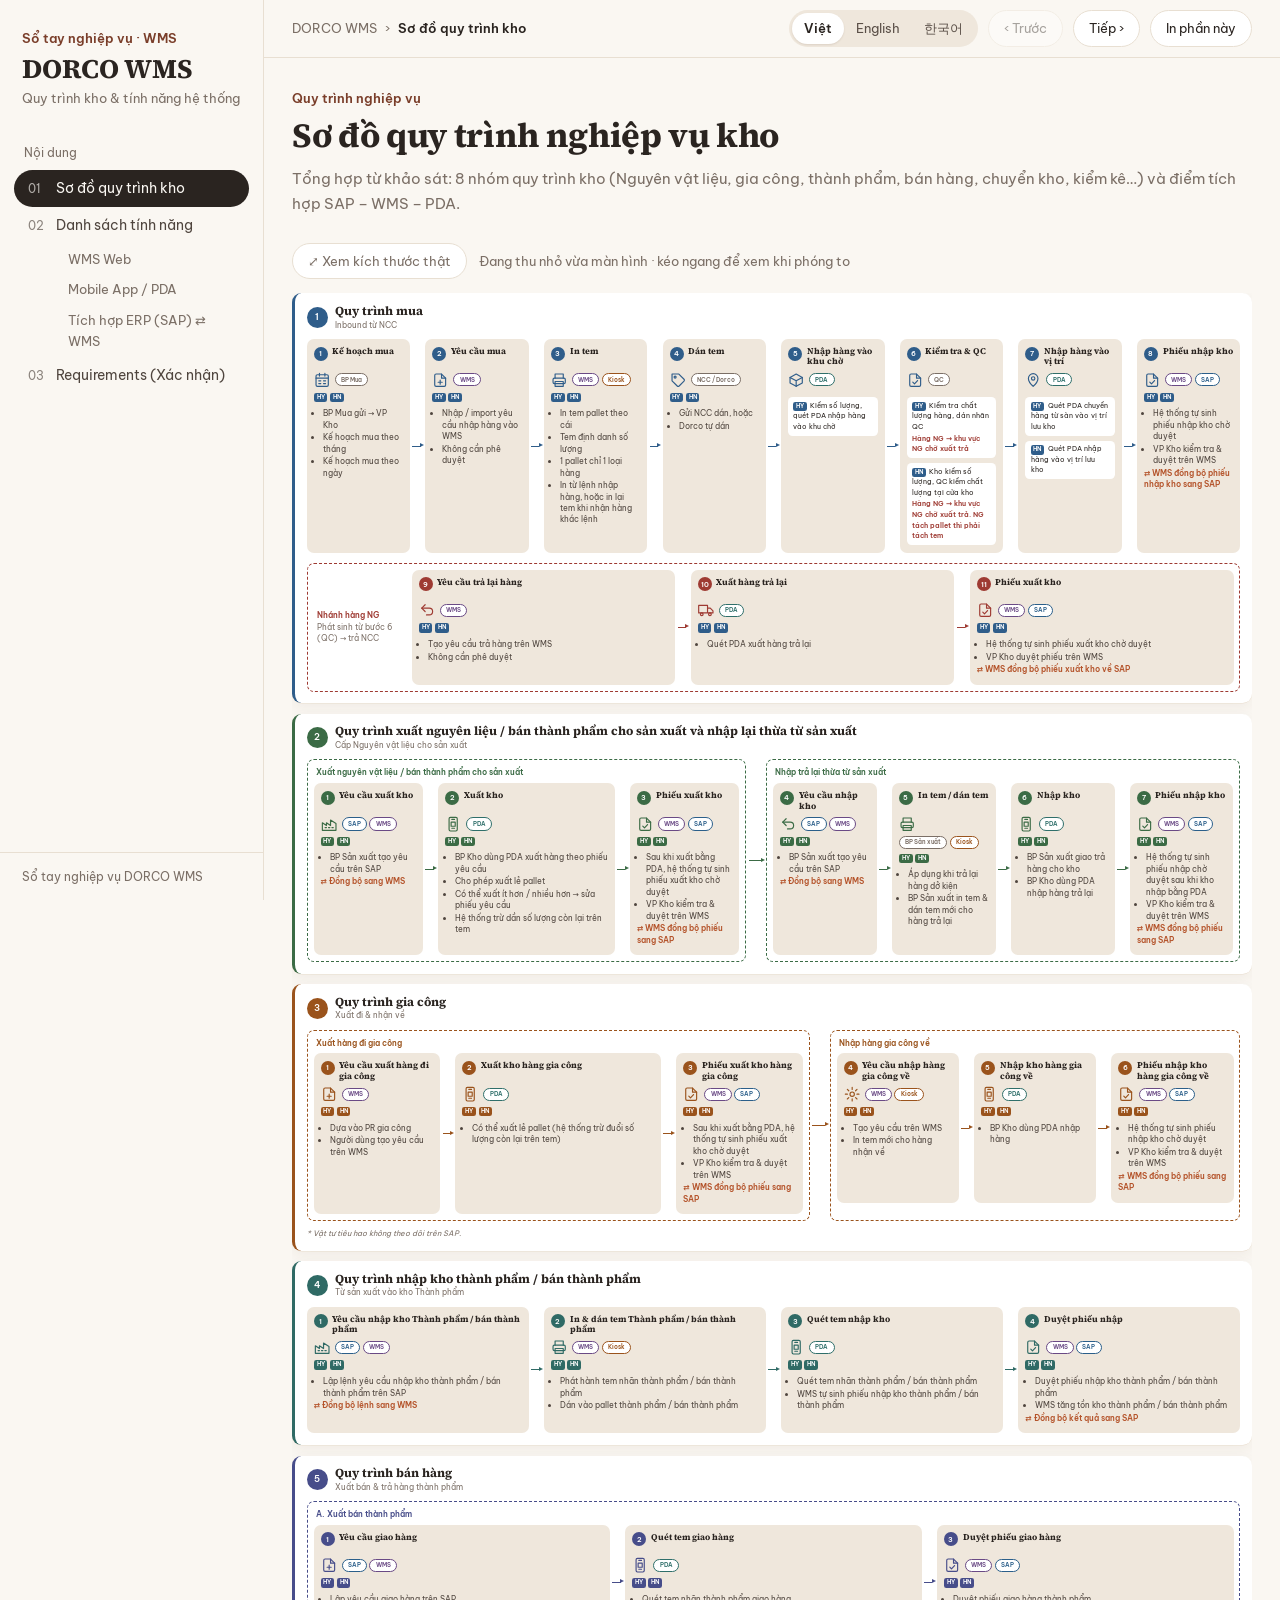
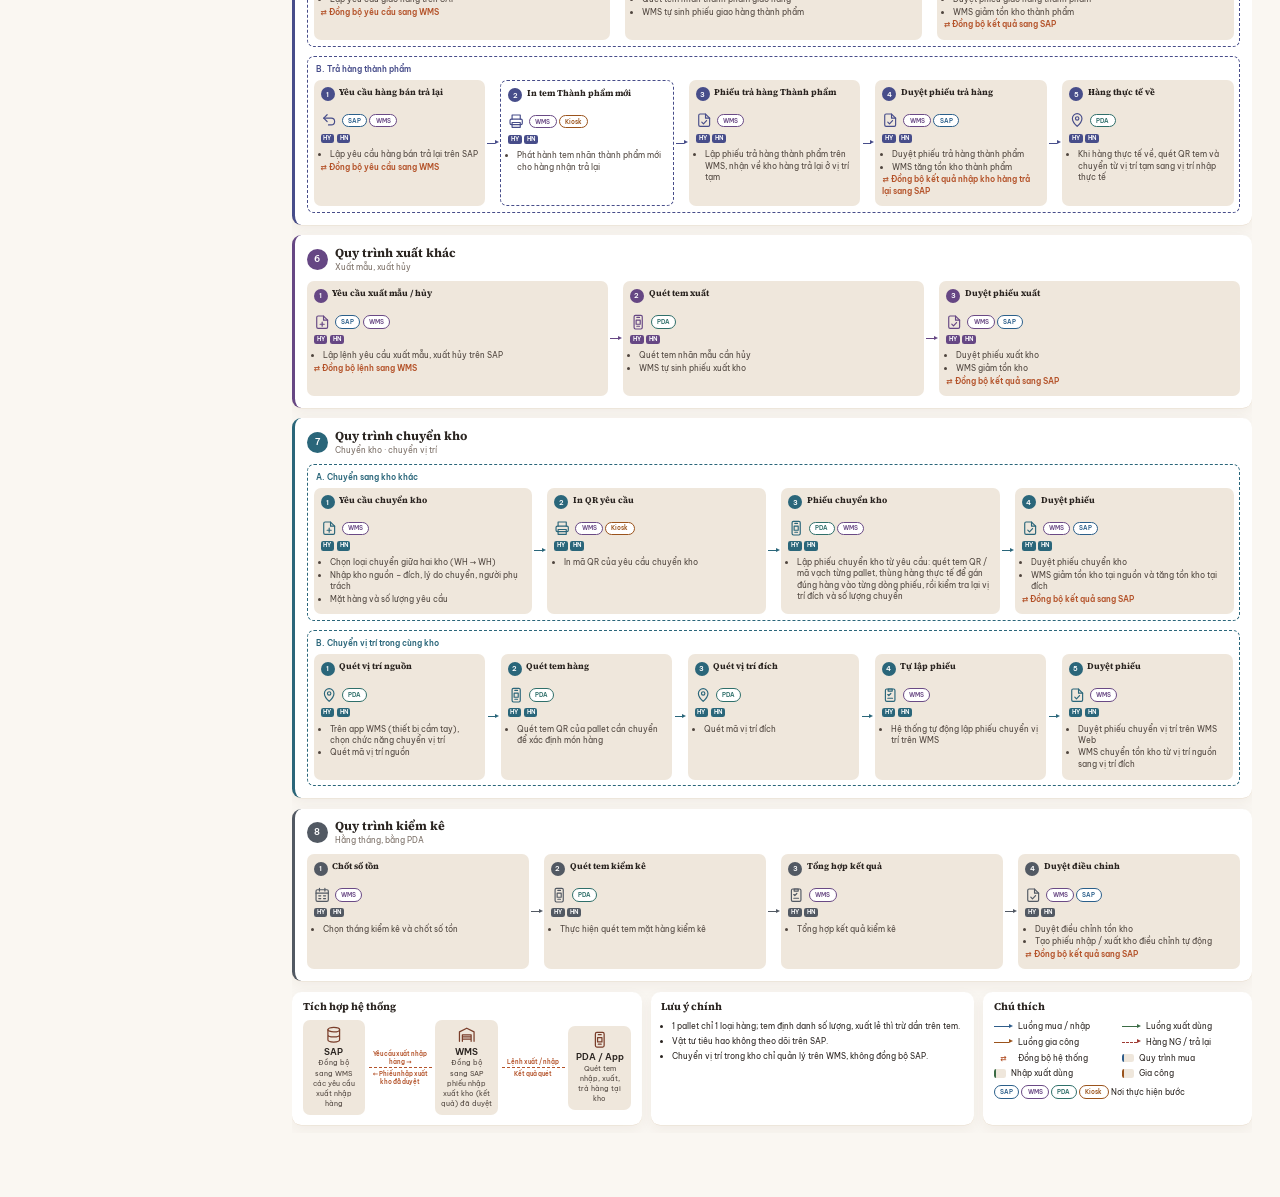
<file: index.html>
<!DOCTYPE html>
<html lang="vi">
<head>
<meta charset="UTF-8">
<meta name="viewport" content="width=device-width, initial-scale=1">
<title>Sổ tay nghiệp vụ WMS - Dorco</title>
<!-- KHUNG (core) — giống nhau ở mọi dự án -->
<link rel="stylesheet" href="core/css/tokens.css">
<link rel="stylesheet" href="core/css/base.css">
<link rel="stylesheet" href="core/css/layout.css">
<link rel="stylesheet" href="core/css/components.css">
<link rel="stylesheet" href="core/css/blocks/process-flow.css">
<link rel="stylesheet" href="core/css/blocks/feature-list.css">
<link rel="stylesheet" href="core/css/blocks/requirement-table.css">
<link rel="stylesheet" href="core/css/blocks/guide.css">
<link rel="stylesheet" href="core/css/check.css">
<link rel="stylesheet" href="core/css/print.css">
<!-- NỘI DUNG (content) — riêng của dự án -->
<link rel="stylesheet" href="content/theme.css">
</head>
<body>
<div id="app"></div>

<!-- KHUNG -->
<script src="core/js/util.js"></script>
<script src="core/js/i18n.js"></script>
<script src="core/js/icons.js"></script>
<script src="core/js/app.js"></script>
<script src="core/js/blocks/process-flow.js"></script>
<script src="core/js/blocks/feature-list.js"></script>
<script src="core/js/blocks/requirement-table.js"></script>
<script src="core/js/blocks/guide.js"></script>
<script src="core/js/check.js"></script>

<!-- NỘI DUNG: cấu hình, chữ giao diện, dữ liệu từng mục -->
<script src="content/config.js"></script>
<script src="content/i18n/vi.js"></script>
<script src="content/i18n/en.js"></script>
<script src="content/i18n/ko.js"></script>
<script src="content/data/processes.js"></script>
<script src="content/data/features.js"></script>
<script src="content/data/requirements.js"></script>

<script>App.start();</script>
</body>
</html>
</file>
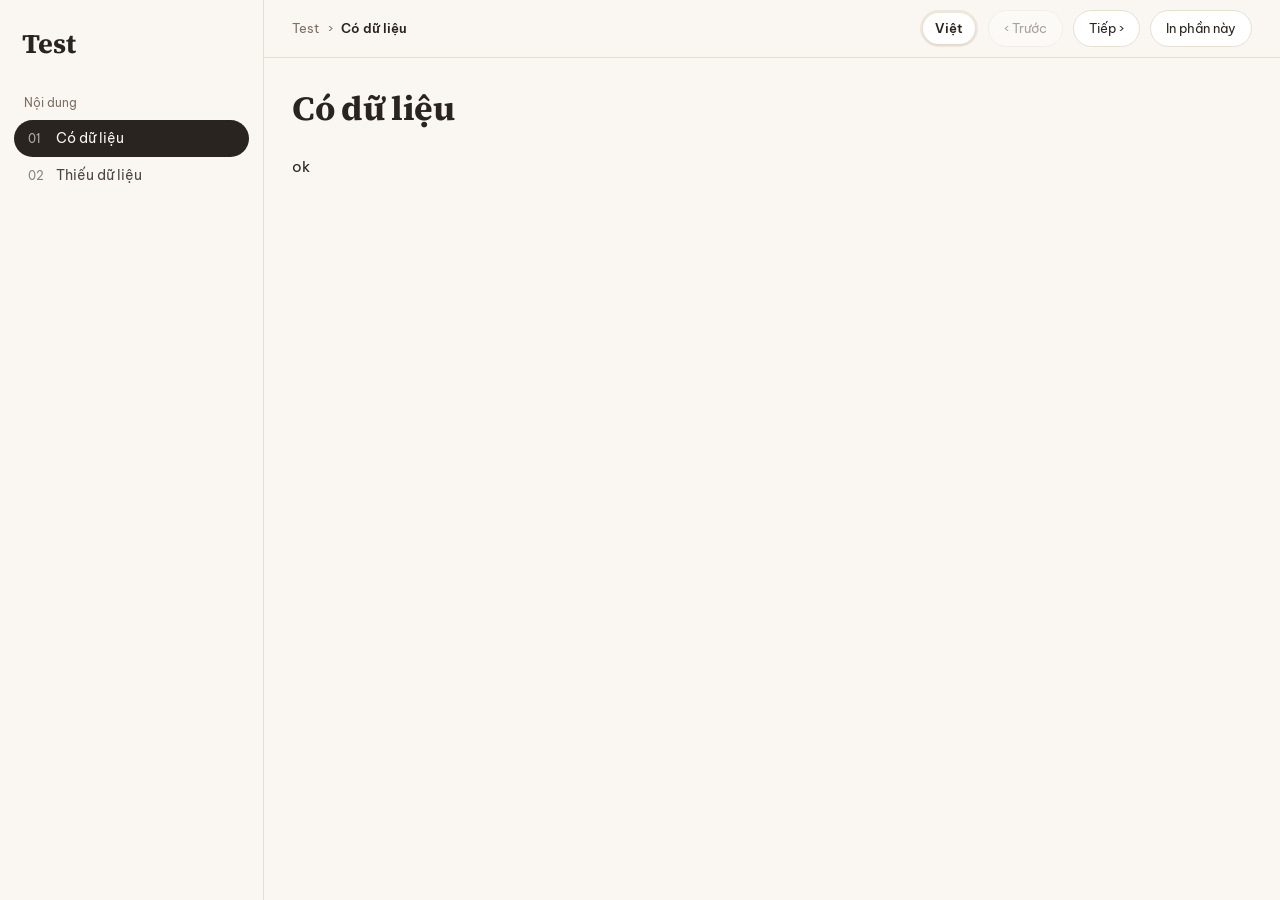
<file: tools/fixtures/broken.html>
<!DOCTYPE html>
<html lang="vi"><head><meta charset="UTF-8"><title>broken</title>
<link rel="stylesheet" href="../../core/css/tokens.css"><link rel="stylesheet" href="../../core/css/base.css">
<link rel="stylesheet" href="../../core/css/layout.css"><link rel="stylesheet" href="../../core/css/components.css">
</head><body><div id="app"></div>
<script src="../../core/js/util.js"></script><script src="../../core/js/i18n.js"></script>
<script src="../../core/js/icons.js"></script><script src="../../core/js/app.js"></script>
<script src="broken-config.js"></script>
<script src="../../content/i18n/vi.js"></script>
<script>App.start();</script>
</body></html>
</file>
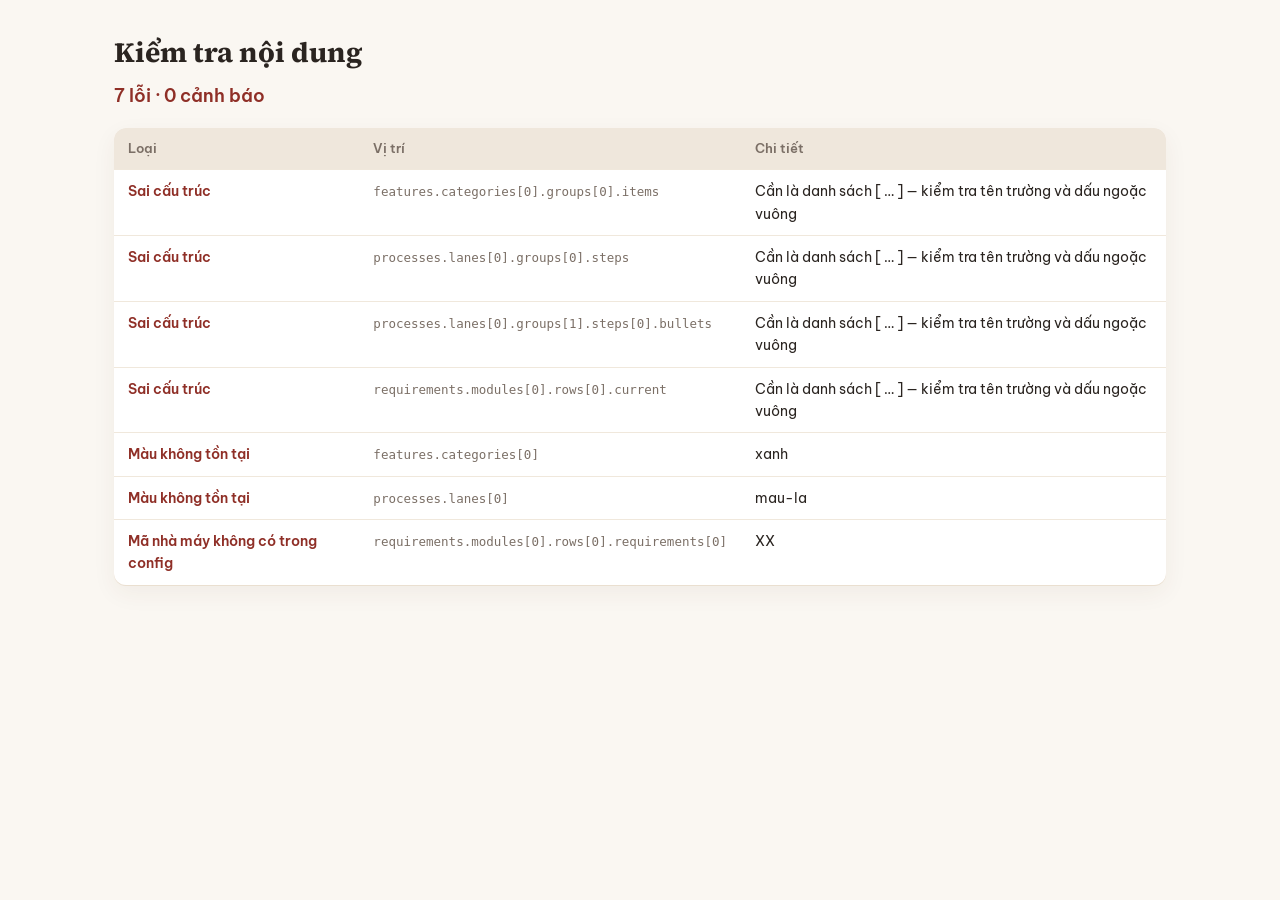
<file: tools/fixtures/check-bad2.html>
<!DOCTYPE html>
<html lang="vi"><head><meta charset="UTF-8"><title>check-bad2</title>
<link rel="stylesheet" href="../../core/css/tokens.css"><link rel="stylesheet" href="../../core/css/base.css">
<link rel="stylesheet" href="../../core/css/layout.css"><link rel="stylesheet" href="../../core/css/components.css">
<link rel="stylesheet" href="../../core/css/check.css">
</head><body><div id="app"></div>
<script src="../../core/js/util.js"></script><script src="../../core/js/i18n.js"></script>
<script src="../../core/js/icons.js"></script><script src="../../core/js/app.js"></script>
<script src="../../core/js/blocks/process-flow.js"></script><script src="../../core/js/blocks/feature-list.js"></script>
<script src="../../core/js/blocks/requirement-table.js"></script>
<script src="../../core/js/check.js"></script>
<script src="check-bad2-data.js"></script>
<script src="../../content/i18n/vi.js"></script>
<script>if (/[?&]run\b/.test(location.search)) App.start(); else App.renderCheck();</script>
</body></html>
</file>
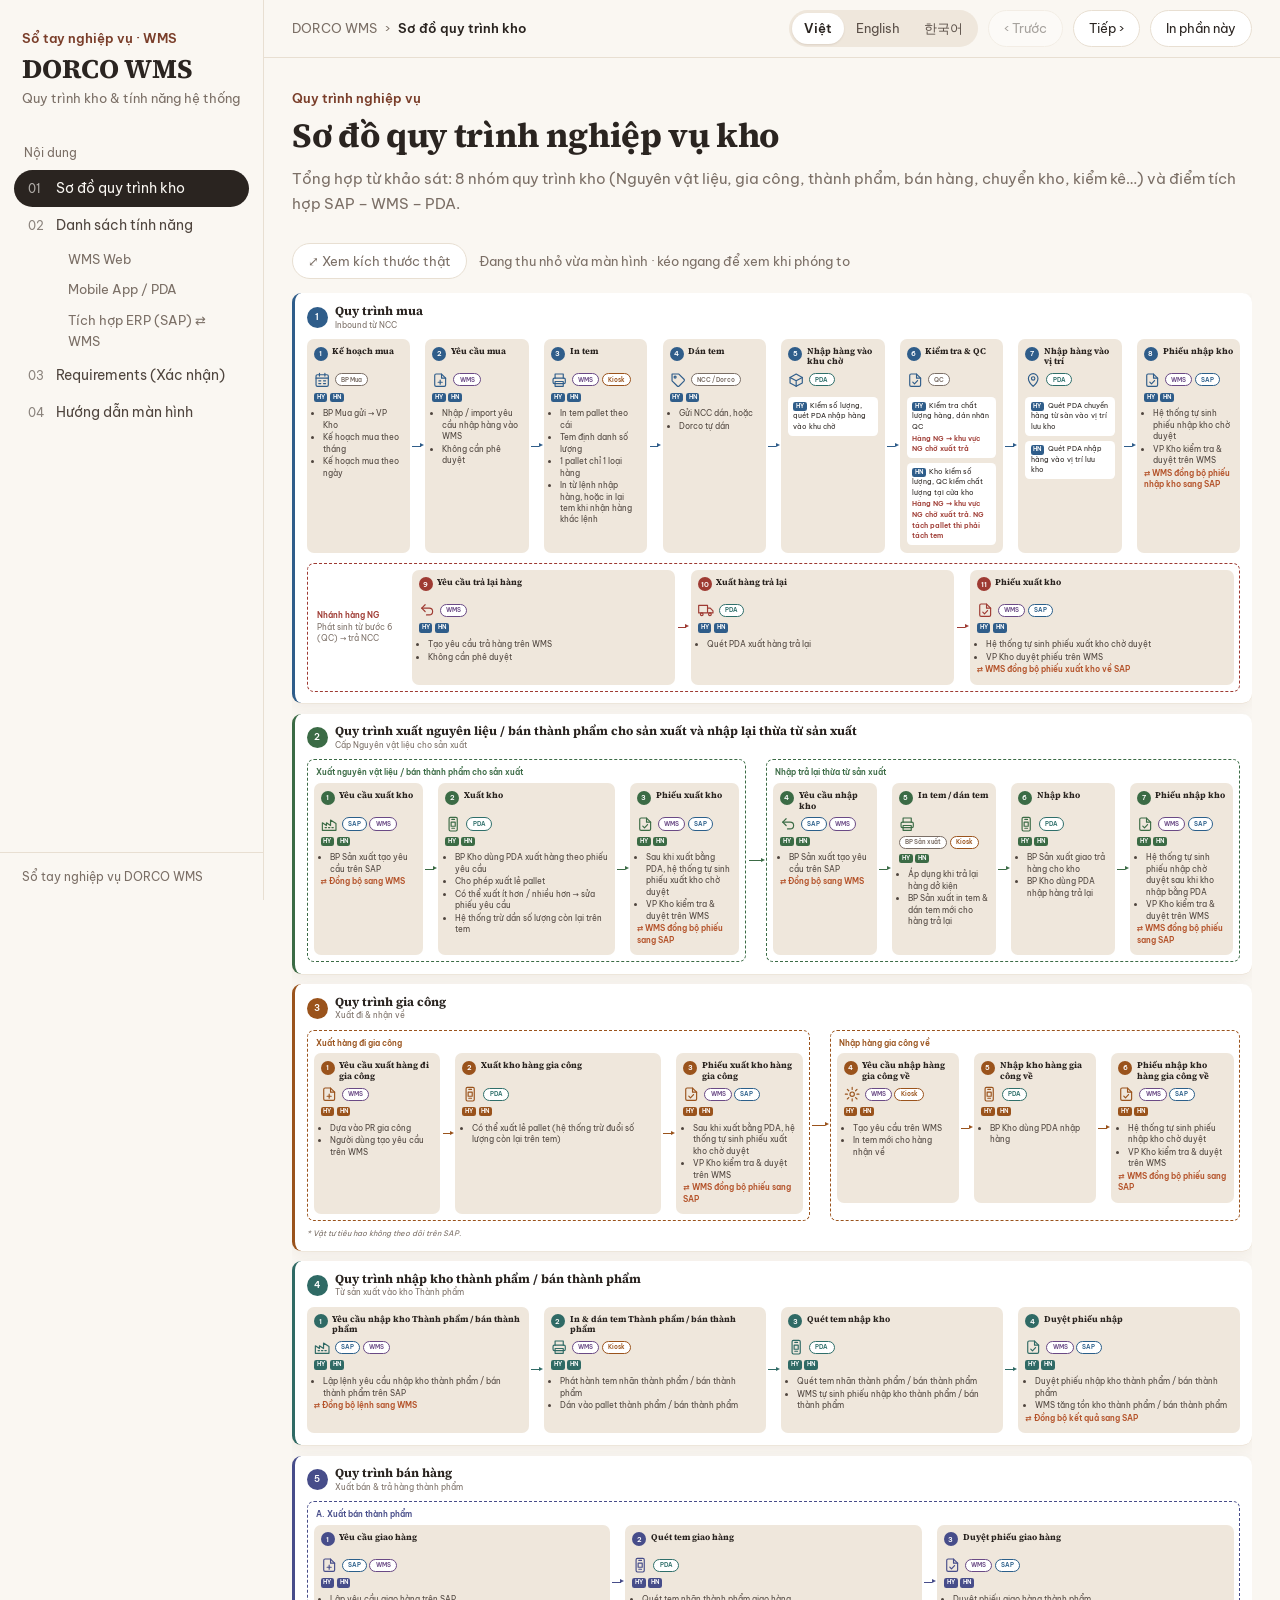
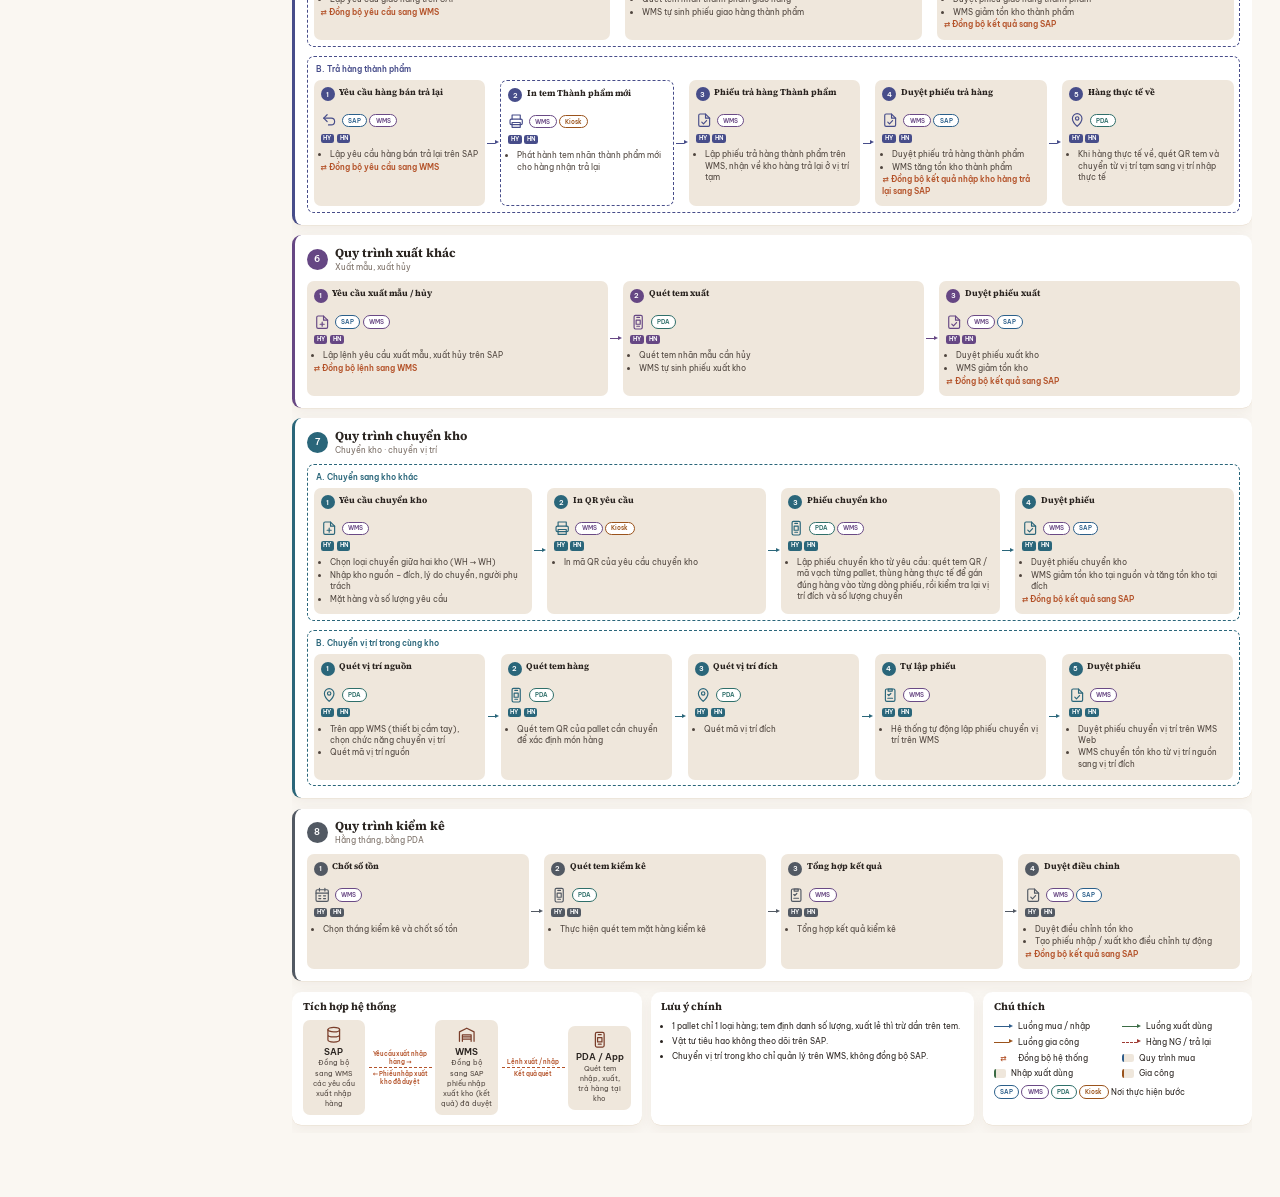
<file: tools/fixtures/guide-demo.html>
<!DOCTYPE html>
<html lang="vi">
<head>
<meta charset="UTF-8">
<meta name="viewport" content="width=device-width, initial-scale=1">
<title>Sổ tay nghiệp vụ WMS</title>
<!-- KHUNG (core) — giống nhau ở mọi dự án -->
<link rel="stylesheet" href="../../core/css/tokens.css">
<link rel="stylesheet" href="../../core/css/base.css">
<link rel="stylesheet" href="../../core/css/layout.css">
<link rel="stylesheet" href="../../core/css/components.css">
<link rel="stylesheet" href="../../core/css/blocks/process-flow.css">
<link rel="stylesheet" href="../../core/css/blocks/feature-list.css">
<link rel="stylesheet" href="../../core/css/blocks/requirement-table.css">
<link rel="stylesheet" href="../../core/css/blocks/guide.css">
<link rel="stylesheet" href="../../core/css/print.css">
<!-- NỘI DUNG (content) — riêng của dự án -->
<link rel="stylesheet" href="../../content/theme.css">
</head>
<body>
<div id="app"></div>

<!-- KHUNG -->
<script src="../../core/js/util.js"></script>
<script src="../../core/js/i18n.js"></script>
<script src="../../core/js/icons.js"></script>
<script src="../../core/js/app.js"></script>
<script src="../../core/js/blocks/process-flow.js"></script>
<script src="../../core/js/blocks/feature-list.js"></script>
<script src="../../core/js/blocks/requirement-table.js"></script>
<script src="../../core/js/blocks/guide.js"></script>

<!-- NỘI DUNG: cấu hình, chữ giao diện, dữ liệu từng mục -->
<script src="../../content/config.js"></script>
<script src="../../content/i18n/vi.js"></script>
<script src="../../content/i18n/en.js"></script>
<script src="../../content/i18n/ko.js"></script>
<script src="../../content/data/processes.js"></script>
<script src="../../content/data/features.js"></script>
<script src="../../content/data/requirements.js"></script>

<script src="guide-data.js"></script>
<script>App._config.sections.push({ id: 'huong-dan', type: 'guide', data: 'guide', title: { vi: 'Hướng dẫn màn hình', en: 'Screen guide', ko: '화면 가이드' } });</script>
<script>App.start();</script>
</body>
</html>
</file>
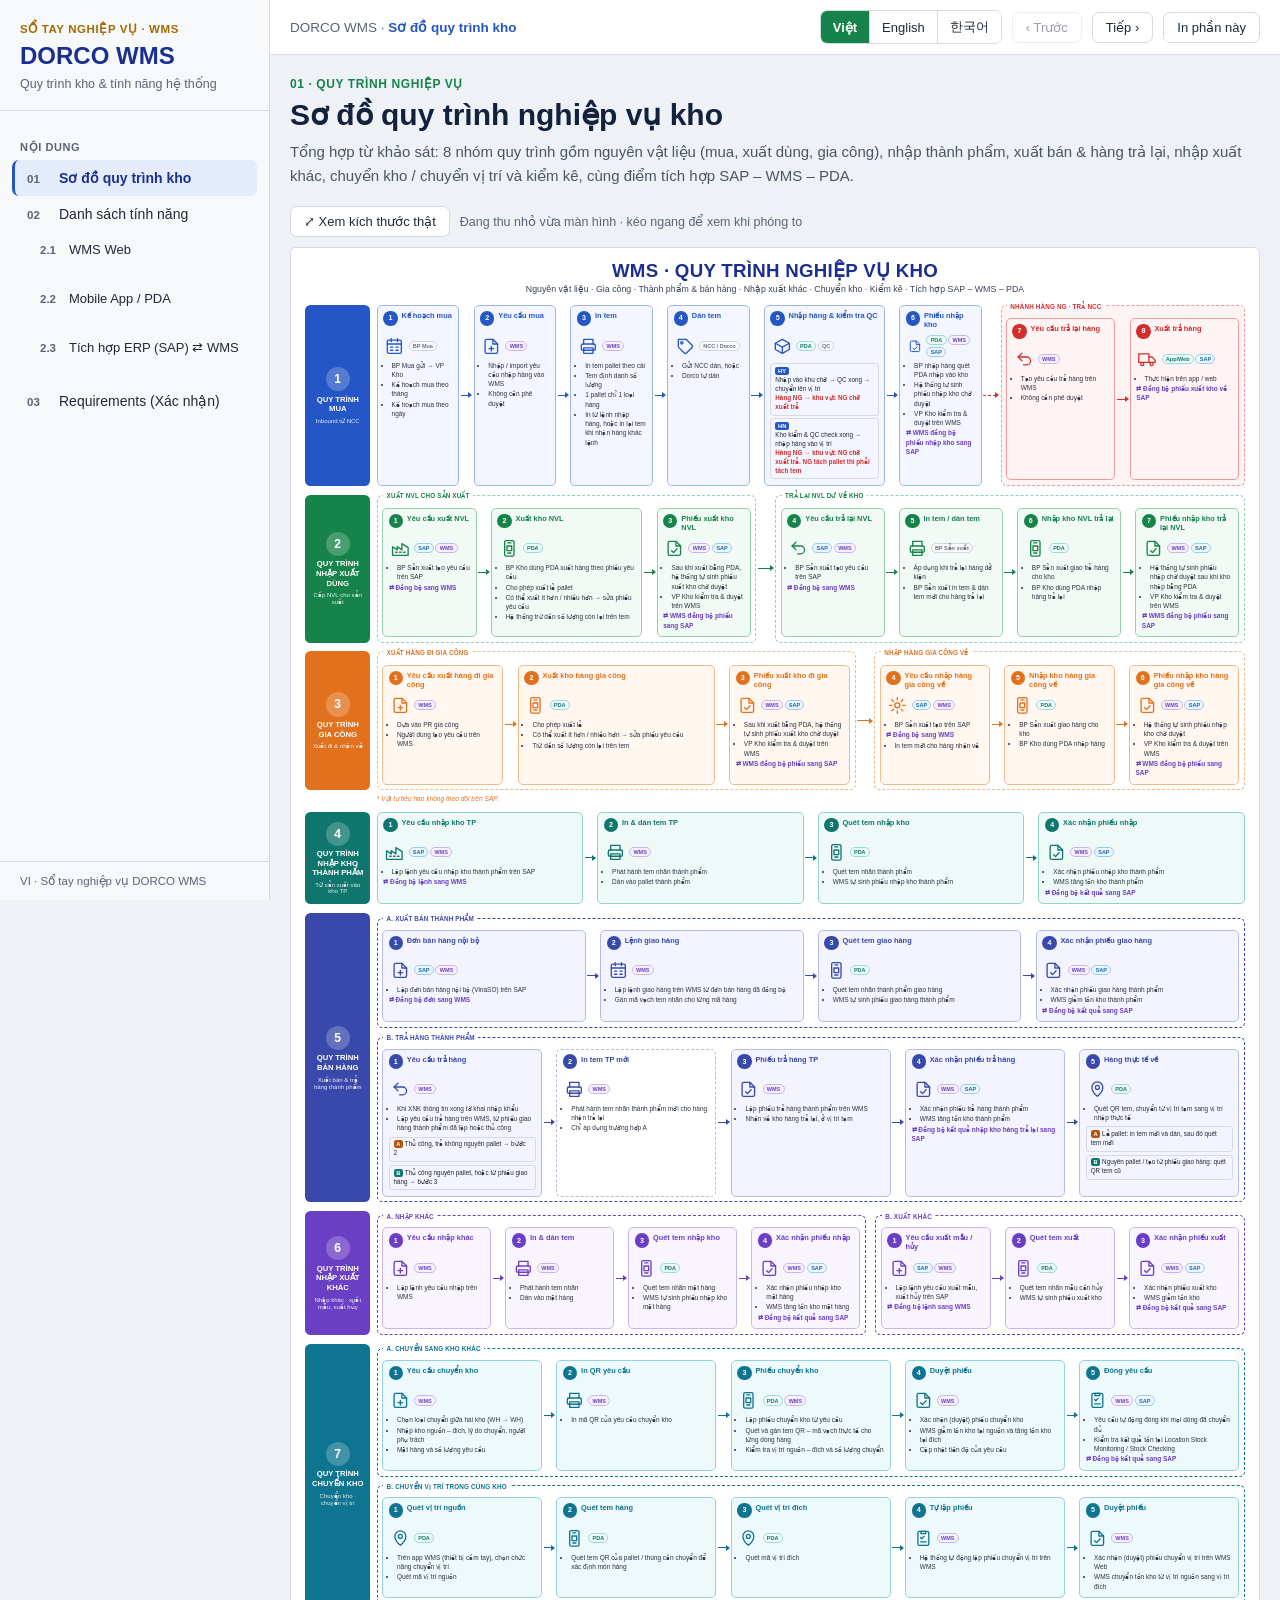
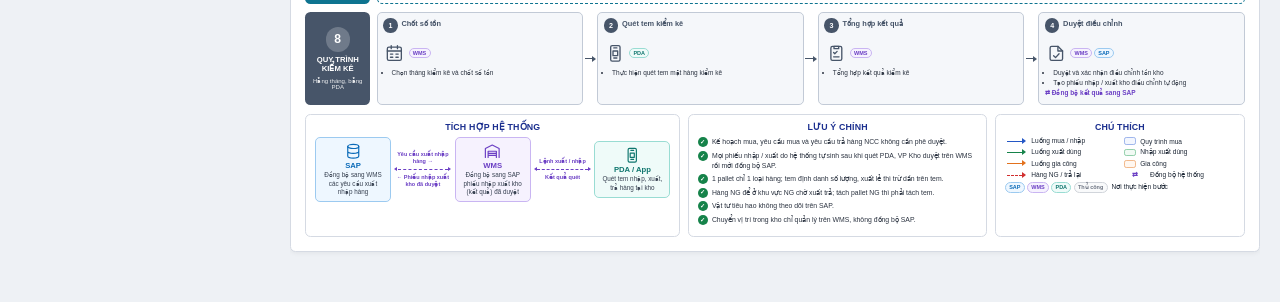
<file: tools/reference/legacy-index.html>
<!DOCTYPE html>
<html lang="vi">
<head>
<meta charset="UTF-8">
<meta name="viewport" content="width=device-width, initial-scale=1">
<title>DORCO WMS · Sổ tay nghiệp vụ</title>
<style>
:root{
    --navy:#1b2f8f; --ink:#1f2937; --muted:#5b6474; --line:#d5dae3; --bg:#eef1f5; --paper:#fff;
    --blue:#2457c5; --blue-bg:#f3f6fe; --blue-bd:#9fb6ec;
    --green:#16834a; --green-bg:#f1faf4; --green-bd:#93d0ac;
    --orange:#e2711d; --orange-bg:#fff7f0; --orange-bd:#f2b98b;
    --red:#d12f2f; --red-bg:#fff4f4;
    --purple:#6b3fc4; --purple-bg:#f6f2fe;
  }
  *{box-sizing:border-box}
  body{margin:0;background:var(--bg);font-family:"Segoe UI",Roboto,Arial,sans-serif;color:var(--ink)}
  .toolbar{display:flex;justify-content:flex-end;gap:8px;padding:12px 16px}
  .toolbar button{font:inherit;font-size:13px;padding:6px 12px;border:1px solid var(--line);background:#fff;border-radius:6px;cursor:pointer}
  .scroll{overflow-x:auto;padding:0 16px 24px}
  .sheet{min-width:1760px;max-width:1900px;margin:0 auto;background:var(--paper);border:1px solid var(--line);border-radius:10px;padding:22px 26px 26px;box-shadow:0 2px 10px rgba(0,0,0,.06)}
  h1{margin:0;text-align:center;color:var(--navy);font-size:34px;letter-spacing:.5px;font-weight:800}
  .sub{text-align:center;color:#374151;font-size:16px;margin:4px 0 20px}

  /* Lane */
  .lane{display:flex;gap:12px;margin-bottom:16px}
  .lane-hd{flex:0 0 118px;border-radius:10px;color:#fff;padding:14px 10px;display:flex;flex-direction:column;justify-content:center;align-items:center;text-align:center;gap:6px}
  .lane-hd b{font-size:26px;line-height:1;width:44px;height:44px;border-radius:50%;background:rgba(255,255,255,.22);display:grid;place-items:center}
  .lane-hd span{font-weight:800;font-size:14px;line-height:1.25;text-transform:uppercase}
  .lane-hd small{font-size:11px;opacity:.9}
  .flow{flex:1;display:flex;align-items:stretch;gap:0}

  /* Groups */
  .grp{display:flex;align-items:stretch;border:2px dashed;border-radius:10px;padding:22px 8px 8px;position:relative}
  .grp > .glabel{position:absolute;top:-1px;left:10px;transform:translateY(-50%);background:#fff;padding:0 6px;font-size:11.5px;font-weight:700;text-transform:uppercase;letter-spacing:.3px}
  .grp.red{border-color:#ef9a9a;background:var(--red-bg)} .grp.red>.glabel{color:var(--red)}
  .grp.blue{border-color:var(--blue-bd)} .grp.blue>.glabel{color:var(--blue)}
  .grp.green{border-color:var(--green-bd)} .grp.green>.glabel{color:var(--green)}
  .grp.orange{border-color:var(--orange-bd)} .grp.orange>.glabel{color:var(--orange)}

  /* Cards */
  .card{flex:1 1 0;min-width:150px;border:1.6px solid;border-radius:9px;padding:9px 10px 10px;background:#fff;display:flex;flex-direction:column}
  .card.w2{flex-grow:1.7}
  .hd{display:flex;gap:7px;align-items:flex-start;min-height:38px}
  .num{flex:0 0 26px;height:26px;border-radius:50%;color:#fff;font-weight:800;font-size:13px;display:grid;place-items:center}
  .hd h4{margin:2px 0 0;font-size:13.5px;line-height:1.2;font-weight:700}
  .ic{height:42px;display:flex;align-items:center;gap:8px;margin:4px 0 6px 4px}
  .ic svg{width:34px;height:34px;stroke-width:1.7;fill:none;stroke-linecap:round;stroke-linejoin:round}
  .sys{display:flex;flex-wrap:wrap;gap:3px}
  .chip{font-size:10px;font-weight:700;padding:2px 6px;border-radius:10px;border:1px solid;white-space:nowrap}
  .chip.sap{color:#0a6ab8;border-color:#9ccaf0;background:#eef7ff}
  .chip.wms{color:var(--purple);border-color:#c9b5f2;background:var(--purple-bg)}
  .chip.pda{color:#0f766e;border-color:#99dcd3;background:#effbf9}
  .chip.man{color:#6b7280;border-color:#d1d5db;background:#f9fafb}
  .chip.ok{color:var(--green);border-color:var(--green-bd);background:var(--green-bg)}
  ul{margin:0;padding-left:15px;font-size:11.8px;line-height:1.42;color:#2b3340}
  li{margin-bottom:2px}
  li.sync{color:var(--purple);font-weight:600;list-style:none;margin-left:-15px}
  li.sync::before{content:"⇄ ";}
  li.ng{color:var(--red);font-weight:600}
  .site{border:1px solid var(--line);border-radius:6px;padding:5px 7px;margin-top:5px;font-size:11.5px;line-height:1.4}
  .site b{display:inline-block;font-size:10.5px;color:#fff;background:var(--blue);border-radius:4px;padding:0 5px;margin-bottom:2px}
  .site .ng{color:var(--red);font-weight:600}

  .c-blue{border-color:var(--blue-bd);background:var(--blue-bg)} .c-blue .num{background:var(--blue)} .c-blue h4,.c-blue .ic{color:var(--blue)}
  .c-green{border-color:var(--green-bd);background:var(--green-bg)} .c-green .num{background:var(--green)} .c-green h4,.c-green .ic{color:var(--green)}
  .c-orange{border-color:var(--orange-bd);background:var(--orange-bg)} .c-orange .num{background:var(--orange)} .c-orange h4,.c-orange .ic{color:var(--orange)}
  .c-red{border-color:#ef9a9a;background:#fff} .c-red .num{background:var(--red)} .c-red h4,.c-red .ic{color:var(--red)}

  /* Arrows */
  .arr{flex:0 0 26px;position:relative;align-self:center;height:14px}
  .arr::before{content:"";position:absolute;left:3px;right:9px;top:6px;border-top:2.4px solid currentColor}
  .arr::after{content:"";position:absolute;right:2px;top:1px;border-left:9px solid currentColor;border-top:6px solid transparent;border-bottom:6px solid transparent}
  .arr.blue{color:var(--blue)} .arr.green{color:var(--green)} .arr.orange{color:var(--orange)} .arr.red{color:var(--red)}
  .arr.dash::before{border-top-style:dashed}
  .arr.wide{flex-basis:34px}

  .lane-note{margin:-8px 0 16px 130px;font-size:12px;color:var(--orange);font-style:italic}

  /* Bottom panels */
  .bottom{display:grid;grid-template-columns:1.25fr 1.2fr 1fr;gap:14px;margin-top:6px}
  .panel{border:1.5px solid var(--line);border-radius:10px;padding:12px 16px}
  .panel h3{margin:0 0 10px;text-align:center;color:var(--navy);font-size:16px;font-weight:800;letter-spacing:.3px}
  .integ{display:flex;align-items:center;justify-content:center;gap:6px}
  .sysbox{border:1.5px solid;border-radius:9px;padding:8px 10px;text-align:center;width:138px;font-size:11.5px;line-height:1.35}
  .sysbox svg{width:30px;height:30px;stroke-width:1.7;fill:none;stroke-linecap:round;stroke-linejoin:round;display:block;margin:0 auto 3px}
  .sysbox strong{display:block;font-size:14px}
  .sysbox.sap{border-color:#9ccaf0;color:#0a6ab8;background:#eef7ff}
  .sysbox.wms{border-color:#c9b5f2;color:var(--purple);background:var(--purple-bg)}
  .sysbox.pda{border-color:#99dcd3;color:#0f766e;background:#effbf9}
  .sysbox span{color:#374151}
  .biarr{display:flex;flex-direction:column;align-items:center;font-size:10px;color:var(--purple);font-weight:600;width:84px;text-align:center}
  .biarr i{display:block;width:100%;height:12px;position:relative;margin:2px 0}
  .biarr i::before{content:"";position:absolute;left:6px;right:6px;top:5px;border-top:2px dashed var(--purple)}
  .biarr i::after{content:"";position:absolute;right:0;top:1px;border-left:7px solid var(--purple);border-top:5px solid transparent;border-bottom:5px solid transparent}
  .biarr i b{position:absolute;left:0;top:1px;border-right:7px solid var(--purple);border-top:5px solid transparent;border-bottom:5px solid transparent}
  .notes{list-style:none;padding:0;margin:0;font-size:12.5px;line-height:1.4}
  .notes li{display:flex;gap:8px;margin-bottom:7px}
  .notes li::before{content:"✓";flex:0 0 18px;height:18px;border-radius:50%;background:var(--green);color:#fff;font-size:11px;font-weight:800;display:grid;place-items:center}
  .legend{display:grid;grid-template-columns:1fr 1fr;gap:6px 14px;font-size:12px}
  .lg{display:flex;align-items:center;gap:8px}
  .lg .arr{flex-basis:40px}
  .sw{width:22px;height:14px;border-radius:4px;border:1.6px solid}

  
  :root{--teal:#0f766e;--indigo:#3949ab;--cyan:#0e7490;--slate:#475569}
  .c-teal{border-color:#8fd3c9;background:#effaf8} .c-teal .num{background:var(--teal)} .c-teal h4,.c-teal .ic{color:var(--teal)}
  .c-indigo{border-color:#b3baf0;background:#f3f4fd} .c-indigo .num{background:var(--indigo)} .c-indigo h4,.c-indigo .ic{color:var(--indigo)}
  .c-purple{border-color:#c9b5f2;background:#f8f5fe} .c-purple .num{background:var(--purple)} .c-purple h4,.c-purple .ic{color:var(--purple)}
  .c-cyan{border-color:#93d2e3;background:#eef9fc} .c-cyan .num{background:var(--cyan)} .c-cyan h4,.c-cyan .ic{color:var(--cyan)}
  .c-slate{border-color:#c2cad6;background:#f5f7fa} .c-slate .num{background:var(--slate)} .c-slate h4,.c-slate .ic{color:var(--slate)}
  .c-red{background:var(--red-bg)}
  .arr.teal{color:var(--teal)} .arr.indigo{color:var(--indigo)} .arr.purple{color:var(--purple)} .arr.cyan{color:var(--cyan)} .arr.slate{color:var(--slate)}
  .card.opt{border-style:dashed;background:#fff}
  .site b.tagA{background:#b45309} .site b.tagB{background:#0f766e}
  .lane-hd b{font-size:22px}
  .flow.stack{flex-direction:column;gap:16px;padding-top:8px;text-align:left}
  .flow.stack .card{text-align:left}
  .flow.inrow{gap:18px;padding-top:8px;text-align:left}
  .grp.subg .card, .grp.subg .card ul, .grp.subg .card li{text-align:left}
  .flow.inrow>.grp.subg:first-child{flex:4 1 0} .flow.inrow>.grp.subg:last-child{flex:3 1 0}
  .grp.subg{border-style:dashed;border-width:1.6px;padding-top:20px}
  .grp.subg>.card{flex:1 1 0}

  .biarr{width:104px;line-height:1.25}

  /* ===== Layout ===== */
  body{display:flex;min-height:100vh}
  .side{position:fixed;inset:0 auto 0 0;width:270px;background:#f7f8fa;border-right:1px solid var(--line);display:flex;flex-direction:column;z-index:20;transition:transform .2s}
  .brand{padding:22px 20px 18px;border-bottom:1px solid var(--line)}
  .brand small{display:block;font-size:11.5px;font-weight:700;letter-spacing:.6px;color:#a26a00}
  .brand strong{display:block;font-size:24px;color:var(--navy);margin:6px 0 4px}
  .brand span{font-size:12.5px;color:var(--muted)}
  .nav{flex:1;overflow-y:auto;padding:14px 12px}
  .nav h5{margin:16px 8px 6px;font-size:11px;letter-spacing:.6px;color:var(--muted);text-transform:uppercase}
  .nav a{display:flex;gap:10px;align-items:baseline;padding:9px 12px;border-radius:7px;color:var(--ink);text-decoration:none;font-size:14px;line-height:1.3;border-left:3px solid transparent}
  .nav a em{font-style:normal;font-size:11.5px;font-weight:700;color:var(--muted);min-width:22px}
  .nav a:hover{background:#eceff4}
  .nav a.on{background:#e4ebfb;border-left-color:var(--blue);color:var(--navy);font-weight:600}
  .nav a.sub{padding:6px 12px 6px 22px;font-size:13px}
  .nav a.sub.on{background:#eef2fb;border-left-color:#9fb6ec;font-weight:600}
  .side-foot{padding:12px 20px;border-top:1px solid var(--line);font-size:11.5px;color:var(--muted)}
  .main{margin-left:270px;flex:1;min-width:0}
  .top{position:sticky;top:0;z-index:10;background:rgba(255,255,255,.96);backdrop-filter:blur(6px);border-bottom:1px solid var(--line);display:flex;align-items:center;gap:10px;padding:10px 20px}
  .crumb{flex:1;font-size:13.5px;color:var(--muted);white-space:nowrap;overflow:hidden;text-overflow:ellipsis}
  .crumb b{color:var(--blue)}
  .btn{font:inherit;font-size:13px;padding:7px 13px;border:1px solid var(--line);background:#fff;border-radius:7px;cursor:pointer;color:var(--ink)}
  .btn:hover{background:#f3f5f8} .btn:disabled{opacity:.45;cursor:default}
  .menu-btn{display:none}
  .langs{display:flex;border:1px solid var(--line);border-radius:7px;overflow:hidden}
  .langs button{font:inherit;font-size:13px;padding:7px 12px;border:none;background:#fff;cursor:pointer;color:var(--ink)}
  .langs button+button{border-left:1px solid var(--line)}
  .langs button.on{background:var(--green);color:#fff;font-weight:600}
  :lang(ko) body, html[lang=ko] body{font-family:"Segoe UI","Malgun Gothic","Apple SD Gothic Neo","Noto Sans KR",sans-serif;word-break:keep-all}
  .page{display:none;padding:22px 20px 40px}
  .page.on{display:block}
  .page-hd{max-width:1200px;margin:0 0 18px}
  .eyebrow{font-size:12px;font-weight:700;letter-spacing:.6px;color:var(--green);text-transform:uppercase}
  .page-hd h2{margin:6px 0 8px;font-size:30px;color:#14213d}
  .page-hd p{margin:0;color:#4b5563;font-size:15px;line-height:1.6}
  .scroll{overflow-x:auto;padding:0 0 10px}
  .sheet{margin:0}
  .fitbar{display:flex;align-items:center;gap:10px;margin:0 0 10px;font-size:12.5px;color:var(--muted)}

  /* ===== Feature list ===== */
  .kpis{display:grid;grid-template-columns:repeat(4,minmax(0,1fr));gap:12px;max-width:1200px;margin-bottom:18px}
  .kpi{background:#fff;border:1px solid var(--line);border-radius:10px;padding:14px 16px;border-top:4px solid}
  .kpi b{display:block;font-size:30px;line-height:1.1;color:#14213d}
  .kpi span{font-size:13px;color:var(--muted)}
  .filters{display:flex;flex-wrap:wrap;gap:10px;align-items:center;max-width:1200px;margin-bottom:18px}
  .search{flex:1 1 280px;font:inherit;font-size:14px;padding:9px 13px;border:1px solid var(--line);border-radius:8px;background:#fff}
  .chipbtn{font:inherit;font-size:13px;padding:7px 13px;border-radius:20px;border:1px solid var(--line);background:#fff;cursor:pointer}
  .chipbtn.on{background:var(--navy);border-color:var(--navy);color:#fff}
  .cat{max-width:1200px;margin-bottom:26px;scroll-margin-top:70px}
  .cat-hd{display:flex;align-items:center;gap:12px;padding:12px 16px;border-radius:10px 10px 0 0;color:#fff}
  .cat-hd h3{margin:0;font-size:17px}
  .cat-hd small{opacity:.9;font-size:12.5px}
  .cat-hd .cnt{margin-left:auto;background:rgba(255,255,255,.22);padding:3px 10px;border-radius:12px;font-size:12.5px;font-weight:700}
  .cat-body{background:#fff;border:1px solid var(--line);border-top:none;border-radius:0 0 10px 10px;padding:6px 16px 14px}
  .grp-t{display:flex;align-items:baseline;gap:8px;margin:14px 0 6px;font-size:14px;font-weight:700;color:#14213d}
  .grp-t i{font-style:normal;font-weight:400;color:var(--muted);font-size:12.5px}
  .grp-t a{margin-left:auto;font-size:12.5px;font-weight:600;color:var(--blue);text-decoration:none}
  table.ft{width:100%;border-collapse:collapse;font-size:13.5px}
  .ft th{text-align:left;font-size:11.5px;text-transform:uppercase;letter-spacing:.4px;color:var(--muted);font-weight:700;padding:7px 10px;border-bottom:1.5px solid var(--line);background:#fafbfc}
  .ft td{padding:8px 10px;border-bottom:1px solid #edf0f4;vertical-align:top}
  .ft tr:hover td{background:#f7f9fd}
  .ft td.no{width:54px;color:var(--muted);font-variant-numeric:tabular-nums;font-weight:600}
  .ft td.en{color:#4b5563;width:44%}
  .ft td.dir{width:120px}
  .dirb{font-size:11px;font-weight:700;padding:2px 8px;border-radius:10px;white-space:nowrap}
  .dirb.in{color:#0a6ab8;background:#eef7ff;border:1px solid #9ccaf0}
  .dirb.out{color:var(--purple);background:var(--purple-bg);border:1px solid #c9b5f2}
  mark{background:#fff1a8;border-radius:2px;padding:0 1px}
  .rq-grid{display:grid;grid-template-columns:1.6fr 1fr;gap:14px;max-width:1200px;margin-bottom:22px}
  .panel2{background:#fff;border:1px solid var(--line);border-radius:10px;padding:14px 16px}
  .panel2 h3,.rq-h{margin:0 0 10px;font-size:16px;color:#14213d}
  .rq-h{max-width:1200px;margin:6px 0 12px;font-size:19px}
  table.rt{width:100%;border-collapse:collapse;font-size:13px}
  .rt th{text-align:left;font-size:11px;text-transform:uppercase;letter-spacing:.4px;color:var(--muted);padding:6px 8px;border-bottom:1.5px solid var(--line)}
  .rt td{padding:7px 8px;border-bottom:1px solid #edf0f4;vertical-align:top}
  .docs{margin:0;padding:0;list-style:none;font-size:13px}
  .docs li{display:flex;gap:8px;padding:6px 0;border-bottom:1px solid #edf0f4}
  .docs li::before{content:"";flex:0 0 14px;height:14px;margin-top:2px;border:1.6px solid #c69a2b;border-radius:3px}
  .stb{display:inline-block;font-size:11px;font-weight:700;padding:2px 8px;border-radius:10px;white-space:nowrap;border:1px solid}
  .stb.ok{color:var(--green);background:var(--green-bg);border-color:var(--green-bd)}
  .stb.open{color:#b45309;background:#fff7ea;border-color:#f3c98b}
  .stb.doc{color:#0a6ab8;background:#eef7ff;border-color:#9ccaf0}
  .stb.na{color:#6b7280;background:#f5f6f8;border-color:#d1d5db}
  .pl{display:inline-block;font-size:10.5px;font-weight:700;color:#fff;border-radius:4px;padding:1px 6px;margin-right:3px}
  .pl.HY{background:#2457c5} .pl.HN{background:#0f766e}
  .rq{display:grid;grid-template-columns:62px 1fr 170px;gap:12px;padding:11px 4px;border-bottom:1px solid #edf0f4;font-size:13.5px;line-height:1.5}
  .rq:last-child{border-bottom:none}
  .rq .rid{font-weight:700;color:var(--muted);font-variant-numeric:tabular-nums}
  .rq .src{display:block;margin-top:4px;font-size:11.5px;color:var(--muted)}
  .rq .meta{text-align:right} .rq .meta .stb{margin-top:6px}
  .rq.open{background:linear-gradient(90deg,#fff7ea 0,#fff 40%)}
  .chip-sep{width:1px;background:var(--line);margin:0 4px}
  @media (max-width:900px){ .rq-grid{grid-template-columns:1fr} .rq{grid-template-columns:48px 1fr} .rq .meta{grid-column:2;text-align:left} }
  .rtbl-wrap{max-width:1300px;background:#fff;border:1px solid var(--line);border-radius:10px;overflow:hidden}
  table.rtbl{width:100%;border-collapse:collapse;font-size:13.5px;line-height:1.5}
  .rtbl th{background:#14213d;color:#fff;text-align:left;font-size:12.5px;font-weight:700;padding:10px 12px}
  .rtbl td{border-top:1px solid #e3e7ee;padding:10px 12px;vertical-align:top}
  .rtbl td.stt{width:48px;text-align:center;color:var(--muted);font-weight:700}
  .rtbl td.ph{width:150px;font-weight:700;color:var(--navy);background:#f6f8fc;border-right:1px solid #e3e7ee}
  .rtbl td.fn{width:190px;font-weight:600}
  .rtbl .blk+.blk{margin-top:8px}
  .rtbl .lb{display:inline-block;font-size:10.5px;font-weight:800;letter-spacing:.4px;text-transform:uppercase;padding:1px 7px;border-radius:4px;margin-bottom:3px}
  .rtbl .lb.cur{color:#5b6474;background:#eef0f4} .rtbl .lb.need{color:#fff;background:var(--green)}
  .rtbl ul{margin:0;padding-left:18px;font-size:13.2px} .rtbl li{margin:2px 0}
  .rtbl .blk.cur ul{color:#4b5563}
  @media (max-width:900px){ .rtbl thead{display:none} .rtbl tr,.rtbl td{display:block;width:auto!important} .rtbl td.ph{border-right:none} .rtbl td.stt{text-align:left} }
  .empty{display:none;max-width:1200px;padding:30px;text-align:center;color:var(--muted);background:#fff;border:1px dashed var(--line);border-radius:10px}

  @media (max-width:900px){
    .side{transform:translateX(-100%)} body.nav-open .side{transform:none;box-shadow:0 0 30px rgba(0,0,0,.2)}
    .main{margin-left:0} .menu-btn{display:inline-block}
    .kpis{grid-template-columns:repeat(2,minmax(0,1fr))}
    .ft td.en{display:none} .ft th.en{display:none}
    .top .hide-sm{display:none}
    .langs button{padding:6px 8px;font-size:12px} .crumb{display:none}
  }
  @media print{
    body{display:block;background:#fff} .side,.top,.filters{display:none!important}
    .main{margin:0} .page{padding:0} .scroll{overflow:visible}
    #p-quy-trinh .sheet{zoom:.62!important;box-shadow:none;border:none;min-width:0;zoom:.62}
    .cat{break-inside:auto} .ft tr{break-inside:avoid}
    @page{size:A4 landscape;margin:8mm}
  }
</style>
</head>
<body>
<aside class="side">
  <div class="brand"><small>SỔ TAY NGHIỆP VỤ · WMS</small><strong>DORCO WMS</strong><span>Quy trình kho &amp; tính năng hệ thống</span></div>
  <nav class="nav" id="nav">
    <h5>Nội dung</h5>
    <a href="#quy-trinh" data-page="quy-trinh"><em>01</em>Sơ đồ quy trình kho</a>
    <a href="#tinh-nang" data-page="tinh-nang"><em>02</em>Danh sách tính năng</a>
    <a class="sub" href="#tinh-nang--web"><em>2.1</em>WMS Web</a><a class="sub" href="#tinh-nang--app"><em>2.2</em>Mobile App / PDA</a><a class="sub" href="#tinh-nang--api"><em>2.3</em>Tích hợp ERP (SAP) ⇄ WMS</a>
    <a href="#yeu-cau" data-page="yeu-cau"><em>03</em>Requirements (Xác nhận)</a>
  </nav>
  <div class="side-foot">VI · Sổ tay nghiệp vụ DORCO WMS</div>
</aside>

<div class="main">
  <header class="top">
    <button class="btn menu-btn" onclick="document.body.classList.toggle('nav-open')">☰</button>
    <div class="crumb" id="crumb"></div>
    <div class="langs" id="langs"><button data-l="vi">Việt</button><button data-l="en">English</button><button data-l="ko">한국어</button></div>
    <button class="btn hide-sm" id="prev">‹ Trước</button>
    <button class="btn hide-sm" id="next">Tiếp ›</button>
    <button class="btn" onclick="window.print()">In phần này</button>
  </header>

  <section class="page" id="p-quy-trinh" data-title="Sơ đồ quy trình kho">
    <div class="page-hd">
      <div class="eyebrow">01 · Quy trình nghiệp vụ</div>
      <h2>Sơ đồ quy trình nghiệp vụ kho</h2>
      <p>Tổng hợp từ khảo sát: 8 nhóm quy trình gồm nguyên vật liệu (mua, xuất dùng, gia công), nhập thành phẩm, xuất bán &amp; hàng trả lại, nhập xuất khác, chuyển kho / chuyển vị trí và kiểm kê, cùng điểm tích hợp SAP – WMS – PDA.</p>
    </div>
    <div class="fitbar"><button class="btn" id="fitbtn">⤢ Xem kích thước thật</button><span>Đang thu nhỏ vừa màn hình · kéo ngang để xem khi phóng to</span></div>
    <div class="scroll" id="sc">
<div class="sheet">
  <h1>WMS · QUY TRÌNH NGHIỆP VỤ KHO</h1>
  <div class="sub">Nguyên vật liệu · Gia công · Thành phẩm &amp; bán hàng · Nhập xuất khác · Chuyển kho · Kiểm kê · Tích hợp SAP – WMS – PDA</div>

  <!-- ===== LANE 1: MUA ===== -->
  <section class="lane">
    <div class="lane-hd" style="background:var(--blue)"><b>1</b><span>Quy trình mua</span><small>Inbound từ NCC</small></div>
    <div class="flow">
      <div class="card c-blue">
        <div class="hd"><span class="num">1</span><h4>Kế hoạch mua</h4></div>
        <div class="ic"><i data-ic="plan"></i><div class="sys"><span class="chip man">BP Mua</span></div></div>
        <ul><li>BP Mua gửi → VP Kho</li><li>Kế hoạch mua theo tháng</li><li>Kế hoạch mua theo ngày</li></ul>
      </div>
      <div class="arr blue"></div>
      <div class="card c-blue">
        <div class="hd"><span class="num">2</span><h4>Yêu cầu mua</h4></div>
        <div class="ic"><i data-ic="req"></i><div class="sys"><span class="chip wms">WMS</span></div></div>
        <ul><li>Nhập / import yêu cầu nhập hàng vào WMS</li><li>Không cần phê duyệt</li></ul>
      </div>
      <div class="arr blue"></div>
      <div class="card c-blue">
        <div class="hd"><span class="num">3</span><h4>In tem</h4></div>
        <div class="ic"><i data-ic="print"></i><div class="sys"><span class="chip wms">WMS</span></div></div>
        <ul><li>In tem pallet theo cái</li><li>Tem định danh số lượng</li><li>1 pallet chỉ 1 loại hàng</li><li>In từ lệnh nhập hàng, hoặc in lại tem khi nhận hàng khác lệnh</li></ul>
      </div>
      <div class="arr blue"></div>
      <div class="card c-blue">
        <div class="hd"><span class="num">4</span><h4>Dán tem</h4></div>
        <div class="ic"><i data-ic="tag"></i><div class="sys"><span class="chip man">NCC / Dorco</span></div></div>
        <ul><li>Gửi NCC dán, hoặc</li><li>Dorco tự dán</li></ul>
      </div>
      <div class="arr blue"></div>
      <div class="card c-blue w2">
        <div class="hd"><span class="num">5</span><h4>Nhập hàng &amp; kiểm tra QC</h4></div>
        <div class="ic"><i data-ic="box"></i><div class="sys"><span class="chip pda">PDA</span><span class="chip man">QC</span></div></div>
        <div class="site"><b>HY</b><br>Nhập vào khu chờ → QC xong → chuyển lên vị trí<br><span class="ng">Hàng NG → khu vực NG chờ xuất trả</span></div>
        <div class="site"><b>HN</b><br>Kho kiểm &amp; QC check xong → nhập hàng vào vị trí<br><span class="ng">Hàng NG → khu vực NG chờ xuất trả. NG tách pallet thì phải tách tem</span></div>
      </div>
      <div class="arr blue"></div>
      <div class="card c-blue">
        <div class="hd"><span class="num">6</span><h4>Phiếu nhập kho</h4></div>
        <div class="ic"><i data-ic="check"></i><div class="sys"><span class="chip pda">PDA</span><span class="chip wms">WMS</span><span class="chip sap">SAP</span></div></div>
        <ul><li>BP nhập hàng quét PDA nhập vào kho</li><li>Hệ thống tự sinh phiếu nhập kho chờ duyệt</li><li>VP Kho kiểm tra &amp; duyệt trên WMS</li><li class="sync">WMS đồng bộ phiếu nhập kho sang SAP</li></ul>
      </div>
      <div class="arr red dash wide"></div>
      <div class="grp red">
        <div class="glabel">Nhánh hàng NG · trả NCC</div>
        <div class="card c-red">
          <div class="hd"><span class="num">7</span><h4>Yêu cầu trả lại hàng</h4></div>
          <div class="ic"><i data-ic="ret"></i><div class="sys"><span class="chip wms">WMS</span></div></div>
          <ul><li>Tạo yêu cầu trả hàng trên WMS</li><li>Không cần phê duyệt</li></ul>
        </div>
        <div class="arr red"></div>
        <div class="card c-red">
          <div class="hd"><span class="num">8</span><h4>Xuất trả hàng</h4></div>
          <div class="ic"><i data-ic="truck"></i><div class="sys"><span class="chip pda">App/Web</span><span class="chip sap">SAP</span></div></div>
          <ul><li>Thực hiện trên app / web</li><li class="sync">Đồng bộ phiếu xuất kho về SAP</li></ul>
        </div>
      </div>
    </div>
  </section>

  <!-- ===== LANE 2: NHẬP XUẤT DÙNG ===== -->
  <section class="lane">
    <div class="lane-hd" style="background:var(--green)"><b>2</b><span>Quy trình nhập xuất dùng</span><small>Cấp NVL cho sản xuất</small></div>
    <div class="flow">
      <div class="grp green">
        <div class="glabel">Xuất NVL cho sản xuất</div>
        <div class="card c-green">
          <div class="hd"><span class="num">1</span><h4>Yêu cầu xuất NVL</h4></div>
          <div class="ic"><i data-ic="factory"></i><div class="sys"><span class="chip sap">SAP</span><span class="chip wms">WMS</span></div></div>
          <ul><li>BP Sản xuất tạo yêu cầu trên SAP</li><li class="sync">Đồng bộ sang WMS</li></ul>
        </div>
        <div class="arr green"></div>
        <div class="card c-green w2">
          <div class="hd"><span class="num">2</span><h4>Xuất kho NVL</h4></div>
          <div class="ic"><i data-ic="pda"></i><div class="sys"><span class="chip pda">PDA</span></div></div>
          <ul><li>BP Kho dùng PDA xuất hàng theo phiếu yêu cầu</li><li>Cho phép xuất lẻ pallet</li><li>Có thể xuất ít hơn / nhiều hơn → sửa phiếu yêu cầu</li><li>Hệ thống trừ dần số lượng còn lại trên tem</li></ul>
        </div>
        <div class="arr green"></div>
        <div class="card c-green">
          <div class="hd"><span class="num">3</span><h4>Phiếu xuất kho NVL</h4></div>
          <div class="ic"><i data-ic="check"></i><div class="sys"><span class="chip wms">WMS</span><span class="chip sap">SAP</span></div></div>
          <ul><li>Sau khi xuất bằng PDA, hệ thống tự sinh phiếu xuất kho chờ duyệt</li><li>VP Kho kiểm tra &amp; duyệt trên WMS</li><li class="sync">WMS đồng bộ phiếu sang SAP</li></ul>
        </div>
      </div>
      <div class="arr green wide"></div>
      <div class="grp green">
        <div class="glabel">Trả lại NVL dư về kho</div>
        <div class="card c-green">
          <div class="hd"><span class="num">4</span><h4>Yêu cầu trả lại NVL</h4></div>
          <div class="ic"><i data-ic="ret"></i><div class="sys"><span class="chip sap">SAP</span><span class="chip wms">WMS</span></div></div>
          <ul><li>BP Sản xuất tạo yêu cầu trên SAP</li><li class="sync">Đồng bộ sang WMS</li></ul>
        </div>
        <div class="arr green"></div>
        <div class="card c-green">
          <div class="hd"><span class="num">5</span><h4>In tem / dán tem</h4></div>
          <div class="ic"><i data-ic="print"></i><div class="sys"><span class="chip man">BP Sản xuất</span></div></div>
          <ul><li>Áp dụng khi trả lại hàng dở kiện</li><li>BP Sản xuất in tem &amp; dán tem mới cho hàng trả lại</li></ul>
        </div>
        <div class="arr green"></div>
        <div class="card c-green">
          <div class="hd"><span class="num">6</span><h4>Nhập kho NVL trả lại</h4></div>
          <div class="ic"><i data-ic="pda"></i><div class="sys"><span class="chip pda">PDA</span></div></div>
          <ul><li>BP Sản xuất giao trả hàng cho kho</li><li>BP Kho dùng PDA nhập hàng trả lại</li></ul>
        </div>
        <div class="arr green"></div>
        <div class="card c-green">
          <div class="hd"><span class="num">7</span><h4>Phiếu nhập kho trả lại NVL</h4></div>
          <div class="ic"><i data-ic="check"></i><div class="sys"><span class="chip wms">WMS</span><span class="chip sap">SAP</span></div></div>
          <ul><li>Hệ thống tự sinh phiếu nhập chờ duyệt sau khi kho nhập bằng PDA</li><li>VP Kho kiểm tra &amp; duyệt trên WMS</li><li class="sync">WMS đồng bộ phiếu sang SAP</li></ul>
        </div>
      </div>
    </div>
  </section>

  <!-- ===== LANE 3: GIA CÔNG ===== -->
  <section class="lane">
    <div class="lane-hd" style="background:var(--orange)"><b>3</b><span>Quy trình gia công</span><small>Xuất đi &amp; nhận về</small></div>
    <div class="flow">
      <div class="grp orange">
        <div class="glabel">Xuất hàng đi gia công</div>
        <div class="card c-orange">
          <div class="hd"><span class="num">1</span><h4>Yêu cầu xuất hàng đi gia công</h4></div>
          <div class="ic"><i data-ic="req"></i><div class="sys"><span class="chip wms">WMS</span></div></div>
          <ul><li>Dựa vào PR gia công</li><li>Người dùng tạo yêu cầu trên WMS</li></ul>
        </div>
        <div class="arr orange"></div>
        <div class="card c-orange w2">
          <div class="hd"><span class="num">2</span><h4>Xuất kho hàng gia công</h4></div>
          <div class="ic"><i data-ic="pda"></i><div class="sys"><span class="chip pda">PDA</span></div></div>
          <ul><li>Cho phép xuất lẻ</li><li>Có thể xuất ít hơn / nhiều hơn → sửa phiếu yêu cầu</li><li>Trừ dần số lượng còn lại trên tem</li></ul>
        </div>
        <div class="arr orange"></div>
        <div class="card c-orange">
          <div class="hd"><span class="num">3</span><h4>Phiếu xuất kho đi gia công</h4></div>
          <div class="ic"><i data-ic="check"></i><div class="sys"><span class="chip wms">WMS</span><span class="chip sap">SAP</span></div></div>
          <ul><li>Sau khi xuất bằng PDA, hệ thống tự sinh phiếu xuất kho chờ duyệt</li><li>VP Kho kiểm tra &amp; duyệt trên WMS</li><li class="sync">WMS đồng bộ phiếu sang SAP</li></ul>
        </div>
      </div>
      <div class="arr orange wide"></div>
      <div class="grp orange">
        <div class="glabel">Nhập hàng gia công về</div>
        <div class="card c-orange">
          <div class="hd"><span class="num">4</span><h4>Yêu cầu nhập hàng gia công về</h4></div>
          <div class="ic"><i data-ic="gear"></i><div class="sys"><span class="chip sap">SAP</span><span class="chip wms">WMS</span></div></div>
          <ul><li>BP Sản xuất tạo trên SAP</li><li class="sync">Đồng bộ sang WMS</li><li>In tem mới cho hàng nhận về</li></ul>
        </div>
        <div class="arr orange"></div>
        <div class="card c-orange">
          <div class="hd"><span class="num">5</span><h4>Nhập kho hàng gia công về</h4></div>
          <div class="ic"><i data-ic="pda"></i><div class="sys"><span class="chip pda">PDA</span></div></div>
          <ul><li>BP Sản xuất giao hàng cho kho</li><li>BP Kho dùng PDA nhập hàng</li></ul>
        </div>
        <div class="arr orange"></div>
        <div class="card c-orange">
          <div class="hd"><span class="num">6</span><h4>Phiếu nhập kho hàng gia công về</h4></div>
          <div class="ic"><i data-ic="check"></i><div class="sys"><span class="chip wms">WMS</span><span class="chip sap">SAP</span></div></div>
          <ul><li>Hệ thống tự sinh phiếu nhập kho chờ duyệt</li><li>VP Kho kiểm tra &amp; duyệt trên WMS</li><li class="sync">WMS đồng bộ phiếu sang SAP</li></ul>
        </div>
      </div>
    </div>
  </section>
  <div class="lane-note">* Vật tư tiêu hao không theo dõi trên SAP.</div>

  <section class="lane">
<div class="lane-hd" style="background:var(--teal)"><b>4</b><span>Quy trình nhập kho thành phẩm</span><small>Từ sản xuất vào kho TP</small></div>
<div class="flow"><div class="card c-teal"><div class="hd"><span class="num">1</span><h4>Yêu cầu nhập kho TP</h4></div>
<div class="ic"><i data-ic="factory"></i><div class="sys"><span class="chip sap">SAP</span><span class="chip wms">WMS</span></div></div>
<ul><li>Lập lệnh yêu cầu nhập kho thành phẩm trên SAP</li><li class="sync">Đồng bộ lệnh sang WMS</li></ul></div><div class="arr teal"></div><div class="card c-teal"><div class="hd"><span class="num">2</span><h4>In &amp; dán tem TP</h4></div>
<div class="ic"><i data-ic="print"></i><div class="sys"><span class="chip wms">WMS</span></div></div>
<ul><li>Phát hành tem nhãn thành phẩm</li><li>Dán vào pallet thành phẩm</li></ul></div><div class="arr teal"></div><div class="card c-teal"><div class="hd"><span class="num">3</span><h4>Quét tem nhập kho</h4></div>
<div class="ic"><i data-ic="pda"></i><div class="sys"><span class="chip pda">PDA</span></div></div>
<ul><li>Quét tem nhãn thành phẩm</li><li>WMS tự sinh phiếu nhập kho thành phẩm</li></ul></div><div class="arr teal"></div><div class="card c-teal"><div class="hd"><span class="num">4</span><h4>Xác nhận phiếu nhập</h4></div>
<div class="ic"><i data-ic="check"></i><div class="sys"><span class="chip wms">WMS</span><span class="chip sap">SAP</span></div></div>
<ul><li>Xác nhận phiếu nhập kho thành phẩm</li><li>WMS tăng tồn kho thành phẩm</li><li class="sync">Đồng bộ kết quả sang SAP</li></ul></div></div></section>
<section class="lane">
<div class="lane-hd" style="background:var(--indigo)"><b>5</b><span>Quy trình bán hàng</span><small>Xuất bán &amp; trả hàng thành phẩm</small></div>
<div class="flow stack"><div class="grp subg" style="border-color:var(--indigo)"><div class="glabel" style="color:var(--indigo)">A. Xuất bán thành phẩm</div><div class="card c-indigo"><div class="hd"><span class="num">1</span><h4>Đơn bán hàng nội bộ</h4></div>
<div class="ic"><i data-ic="req"></i><div class="sys"><span class="chip sap">SAP</span><span class="chip wms">WMS</span></div></div>
<ul><li>Lập đơn bán hàng nội bộ (VinaSO) trên SAP</li><li class="sync">Đồng bộ đơn sang WMS</li></ul></div><div class="arr indigo"></div><div class="card c-indigo"><div class="hd"><span class="num">2</span><h4>Lệnh giao hàng</h4></div>
<div class="ic"><i data-ic="plan"></i><div class="sys"><span class="chip wms">WMS</span></div></div>
<ul><li>Lập lệnh giao hàng trên WMS từ đơn bán hàng đã đồng bộ</li><li>Gán mã vạch tem nhãn cho từng mã hàng</li></ul></div><div class="arr indigo"></div><div class="card c-indigo"><div class="hd"><span class="num">3</span><h4>Quét tem giao hàng</h4></div>
<div class="ic"><i data-ic="pda"></i><div class="sys"><span class="chip pda">PDA</span></div></div>
<ul><li>Quét tem nhãn thành phẩm giao hàng</li><li>WMS tự sinh phiếu giao hàng thành phẩm</li></ul></div><div class="arr indigo"></div><div class="card c-indigo"><div class="hd"><span class="num">4</span><h4>Xác nhận phiếu giao hàng</h4></div>
<div class="ic"><i data-ic="check"></i><div class="sys"><span class="chip wms">WMS</span><span class="chip sap">SAP</span></div></div>
<ul><li>Xác nhận phiếu giao hàng thành phẩm</li><li>WMS giảm tồn kho thành phẩm</li><li class="sync">Đồng bộ kết quả sang SAP</li></ul></div></div><div class="grp subg" style="border-color:var(--indigo)"><div class="glabel" style="color:var(--indigo)">B. Trả hàng thành phẩm</div><div class="card c-indigo"><div class="hd"><span class="num">1</span><h4>Yêu cầu trả hàng</h4></div>
<div class="ic"><i data-ic="ret"></i><div class="sys"><span class="chip wms">WMS</span></div></div>
<ul><li>Khi XNK thông tin xong tờ khai nhập khẩu</li><li>Lập yêu cầu trả hàng trên WMS, từ phiếu giao hàng thành phẩm đã lập hoặc thủ công</li></ul><div class="site"><b class="tagA">A</b> Thủ công, trả không nguyên pallet → bước 2</div><div class="site"><b class="tagB">B</b> Thủ công nguyên pallet, hoặc từ phiếu giao hàng → bước 3</div></div><div class="arr indigo"></div><div class="card c-indigo opt"><div class="hd"><span class="num">2</span><h4>In tem TP mới</h4></div>
<div class="ic"><i data-ic="print"></i><div class="sys"><span class="chip wms">WMS</span></div></div>
<ul><li>Phát hành tem nhãn thành phẩm mới cho hàng nhận trả lại</li><li>Chỉ áp dụng trường hợp A</li></ul></div><div class="arr indigo"></div><div class="card c-indigo"><div class="hd"><span class="num">3</span><h4>Phiếu trả hàng TP</h4></div>
<div class="ic"><i data-ic="check"></i><div class="sys"><span class="chip wms">WMS</span></div></div>
<ul><li>Lập phiếu trả hàng thành phẩm trên WMS</li><li>Nhận về kho hàng trả lại, ở vị trí tạm</li></ul></div><div class="arr indigo"></div><div class="card c-indigo"><div class="hd"><span class="num">4</span><h4>Xác nhận phiếu trả hàng</h4></div>
<div class="ic"><i data-ic="check"></i><div class="sys"><span class="chip wms">WMS</span><span class="chip sap">SAP</span></div></div>
<ul><li>Xác nhận phiếu trả hàng thành phẩm</li><li>WMS tăng tồn kho thành phẩm</li><li class="sync">Đồng bộ kết quả nhập kho hàng trả lại sang SAP</li></ul></div><div class="arr indigo"></div><div class="card c-indigo"><div class="hd"><span class="num">5</span><h4>Hàng thực tế về</h4></div>
<div class="ic"><i data-ic="loc"></i><div class="sys"><span class="chip pda">PDA</span></div></div>
<ul><li>Quét QR tem, chuyển từ vị trí tạm sang vị trí nhập thực tế</li></ul><div class="site"><b class="tagA">A</b> Lẻ pallet: in tem mới và dán, sau đó quét tem mới</div><div class="site"><b class="tagB">B</b> Nguyên pallet / tạo từ phiếu giao hàng: quét QR tem cũ</div></div></div></div></section>
<section class="lane">
<div class="lane-hd" style="background:var(--purple)"><b>6</b><span>Quy trình nhập xuất khác</span><small>Nhập khác · xuất mẫu, xuất hủy</small></div>
<div class="flow inrow"><div class="grp subg" style="border-color:var(--purple)"><div class="glabel" style="color:var(--purple)">A. Nhập khác</div><div class="card c-purple"><div class="hd"><span class="num">1</span><h4>Yêu cầu nhập khác</h4></div>
<div class="ic"><i data-ic="req"></i><div class="sys"><span class="chip wms">WMS</span></div></div>
<ul><li>Lập lệnh yêu cầu nhập trên WMS</li></ul></div><div class="arr purple"></div><div class="card c-purple"><div class="hd"><span class="num">2</span><h4>In &amp; dán tem</h4></div>
<div class="ic"><i data-ic="print"></i><div class="sys"><span class="chip wms">WMS</span></div></div>
<ul><li>Phát hành tem nhãn</li><li>Dán vào mặt hàng</li></ul></div><div class="arr purple"></div><div class="card c-purple"><div class="hd"><span class="num">3</span><h4>Quét tem nhập kho</h4></div>
<div class="ic"><i data-ic="pda"></i><div class="sys"><span class="chip pda">PDA</span></div></div>
<ul><li>Quét tem nhãn mặt hàng</li><li>WMS tự sinh phiếu nhập kho mặt hàng</li></ul></div><div class="arr purple"></div><div class="card c-purple"><div class="hd"><span class="num">4</span><h4>Xác nhận phiếu nhập</h4></div>
<div class="ic"><i data-ic="check"></i><div class="sys"><span class="chip wms">WMS</span><span class="chip sap">SAP</span></div></div>
<ul><li>Xác nhận phiếu nhập kho mặt hàng</li><li>WMS tăng tồn kho mặt hàng</li><li class="sync">Đồng bộ kết quả sang SAP</li></ul></div></div><div class="grp subg" style="border-color:var(--purple)"><div class="glabel" style="color:var(--purple)">B. Xuất khác</div><div class="card c-purple"><div class="hd"><span class="num">1</span><h4>Yêu cầu xuất mẫu / hủy</h4></div>
<div class="ic"><i data-ic="req"></i><div class="sys"><span class="chip sap">SAP</span><span class="chip wms">WMS</span></div></div>
<ul><li>Lập lệnh yêu cầu xuất mẫu, xuất hủy trên SAP</li><li class="sync">Đồng bộ lệnh sang WMS</li></ul></div><div class="arr purple"></div><div class="card c-purple"><div class="hd"><span class="num">2</span><h4>Quét tem xuất</h4></div>
<div class="ic"><i data-ic="pda"></i><div class="sys"><span class="chip pda">PDA</span></div></div>
<ul><li>Quét tem nhãn mẫu cần hủy</li><li>WMS tự sinh phiếu xuất kho</li></ul></div><div class="arr purple"></div><div class="card c-purple"><div class="hd"><span class="num">3</span><h4>Xác nhận phiếu xuất</h4></div>
<div class="ic"><i data-ic="check"></i><div class="sys"><span class="chip wms">WMS</span><span class="chip sap">SAP</span></div></div>
<ul><li>Xác nhận phiếu xuất kho</li><li>WMS giảm tồn kho</li><li class="sync">Đồng bộ kết quả sang SAP</li></ul></div></div></div></section>
<section class="lane">
<div class="lane-hd" style="background:var(--cyan)"><b>7</b><span>Quy trình chuyển kho</span><small>Chuyển kho · chuyển vị trí</small></div>
<div class="flow stack"><div class="grp subg" style="border-color:var(--cyan)"><div class="glabel" style="color:var(--cyan)">A. Chuyển sang kho khác</div><div class="card c-cyan"><div class="hd"><span class="num">1</span><h4>Yêu cầu chuyển kho</h4></div>
<div class="ic"><i data-ic="req"></i><div class="sys"><span class="chip wms">WMS</span></div></div>
<ul><li>Chọn loại chuyển giữa hai kho (WH → WH)</li><li>Nhập kho nguồn – đích, lý do chuyển, người phụ trách</li><li>Mặt hàng và số lượng yêu cầu</li></ul></div><div class="arr cyan"></div><div class="card c-cyan"><div class="hd"><span class="num">2</span><h4>In QR yêu cầu</h4></div>
<div class="ic"><i data-ic="print"></i><div class="sys"><span class="chip wms">WMS</span></div></div>
<ul><li>In mã QR của yêu cầu chuyển kho</li></ul></div><div class="arr cyan"></div><div class="card c-cyan"><div class="hd"><span class="num">3</span><h4>Phiếu chuyển kho</h4></div>
<div class="ic"><i data-ic="pda"></i><div class="sys"><span class="chip pda">PDA</span><span class="chip wms">WMS</span></div></div>
<ul><li>Lập phiếu chuyển kho từ yêu cầu</li><li>Quét và gán tem QR – mã vạch thực tế cho từng dòng hàng</li><li>Kiểm tra vị trí nguồn – đích và số lượng chuyển</li></ul></div><div class="arr cyan"></div><div class="card c-cyan"><div class="hd"><span class="num">4</span><h4>Duyệt phiếu</h4></div>
<div class="ic"><i data-ic="check"></i><div class="sys"><span class="chip wms">WMS</span></div></div>
<ul><li>Xác nhận (duyệt) phiếu chuyển kho</li><li>WMS giảm tồn kho tại nguồn và tăng tồn kho tại đích</li><li>Cập nhật tiến độ của yêu cầu</li></ul></div><div class="arr cyan"></div><div class="card c-cyan"><div class="hd"><span class="num">5</span><h4>Đóng yêu cầu</h4></div>
<div class="ic"><i data-ic="list"></i><div class="sys"><span class="chip wms">WMS</span><span class="chip sap">SAP</span></div></div>
<ul><li>Yêu cầu tự động đóng khi mọi dòng đã chuyển đủ</li><li>Kiểm tra kết quả tồn tại Location Stock Monitoring / Stock Checking</li><li class="sync">Đồng bộ kết quả sang SAP</li></ul></div></div><div class="grp subg" style="border-color:var(--cyan)"><div class="glabel" style="color:var(--cyan)">B. Chuyển vị trí trong cùng kho</div><div class="card c-cyan"><div class="hd"><span class="num">1</span><h4>Quét vị trí nguồn</h4></div>
<div class="ic"><i data-ic="loc"></i><div class="sys"><span class="chip pda">PDA</span></div></div>
<ul><li>Trên app WMS (thiết bị cầm tay), chọn chức năng chuyển vị trí</li><li>Quét mã vị trí nguồn</li></ul></div><div class="arr cyan"></div><div class="card c-cyan"><div class="hd"><span class="num">2</span><h4>Quét tem hàng</h4></div>
<div class="ic"><i data-ic="pda"></i><div class="sys"><span class="chip pda">PDA</span></div></div>
<ul><li>Quét tem QR của pallet / thùng cần chuyển để xác định món hàng</li></ul></div><div class="arr cyan"></div><div class="card c-cyan"><div class="hd"><span class="num">3</span><h4>Quét vị trí đích</h4></div>
<div class="ic"><i data-ic="loc"></i><div class="sys"><span class="chip pda">PDA</span></div></div>
<ul><li>Quét mã vị trí đích</li></ul></div><div class="arr cyan"></div><div class="card c-cyan"><div class="hd"><span class="num">4</span><h4>Tự lập phiếu</h4></div>
<div class="ic"><i data-ic="list"></i><div class="sys"><span class="chip wms">WMS</span></div></div>
<ul><li>Hệ thống tự động lập phiếu chuyển vị trí trên WMS</li></ul></div><div class="arr cyan"></div><div class="card c-cyan"><div class="hd"><span class="num">5</span><h4>Duyệt phiếu</h4></div>
<div class="ic"><i data-ic="check"></i><div class="sys"><span class="chip wms">WMS</span></div></div>
<ul><li>Xác nhận (duyệt) phiếu chuyển vị trí trên WMS Web</li><li>WMS chuyển tồn kho từ vị trí nguồn sang vị trí đích</li></ul></div></div></div></section>
<section class="lane">
<div class="lane-hd" style="background:var(--slate)"><b>8</b><span>Quy trình kiểm kê</span><small>Hằng tháng, bằng PDA</small></div>
<div class="flow"><div class="card c-slate"><div class="hd"><span class="num">1</span><h4>Chốt số tồn</h4></div>
<div class="ic"><i data-ic="plan"></i><div class="sys"><span class="chip wms">WMS</span></div></div>
<ul><li>Chọn tháng kiểm kê và chốt số tồn</li></ul></div><div class="arr slate"></div><div class="card c-slate"><div class="hd"><span class="num">2</span><h4>Quét tem kiểm kê</h4></div>
<div class="ic"><i data-ic="pda"></i><div class="sys"><span class="chip pda">PDA</span></div></div>
<ul><li>Thực hiện quét tem mặt hàng kiểm kê</li></ul></div><div class="arr slate"></div><div class="card c-slate"><div class="hd"><span class="num">3</span><h4>Tổng hợp kết quả</h4></div>
<div class="ic"><i data-ic="list"></i><div class="sys"><span class="chip wms">WMS</span></div></div>
<ul><li>Tổng hợp kết quả kiểm kê</li></ul></div><div class="arr slate"></div><div class="card c-slate"><div class="hd"><span class="num">4</span><h4>Duyệt điều chỉnh</h4></div>
<div class="ic"><i data-ic="check"></i><div class="sys"><span class="chip wms">WMS</span><span class="chip sap">SAP</span></div></div>
<ul><li>Duyệt và xác nhận điều chỉnh tồn kho</li><li>Tạo phiếu nhập / xuất kho điều chỉnh tự động</li><li class="sync">Đồng bộ kết quả sang SAP</li></ul></div></div></section>
  <!-- ===== BOTTOM ===== -->
  <div class="bottom">
    <div class="panel">
      <h3>TÍCH HỢP HỆ THỐNG</h3>
      <div class="integ">
        <div class="sysbox sap"><i data-ic="db"></i><strong>SAP</strong><span>Đồng bộ sang WMS các yêu cầu xuất nhập hàng</span></div>
        <div class="biarr">Yêu cầu xuất nhập hàng →<i><b></b></i>← Phiếu nhập xuất kho đã duyệt</div>
        <div class="sysbox wms"><i data-ic="wh"></i><strong>WMS</strong><span>Đồng bộ sang SAP phiếu nhập xuất kho (kết quả) đã duyệt</span></div>
        <div class="biarr">Lệnh xuất / nhập<i><b></b></i>Kết quả quét</div>
        <div class="sysbox pda"><i data-ic="pda"></i><strong>PDA / App</strong><span>Quét tem nhập, xuất, trả hàng tại kho</span></div>
      </div>
    </div>
    <div class="panel">
      <h3>LƯU Ý CHÍNH</h3>
      <ul class="notes">
        <li>Kế hoạch mua, yêu cầu mua và yêu cầu trả hàng NCC không cần phê duyệt.</li>
        <li>Mọi phiếu nhập / xuất do hệ thống tự sinh sau khi quét PDA, VP Kho duyệt trên WMS rồi mới đồng bộ SAP.</li>
        <li>1 pallet chỉ 1 loại hàng; tem định danh số lượng, xuất lẻ thì trừ dần trên tem.</li>
        <li>Hàng NG để ở khu vực NG chờ xuất trả; tách pallet NG thì phải tách tem.</li>
        <li>Vật tư tiêu hao không theo dõi trên SAP.</li>
        <li>Chuyển vị trí trong kho chỉ quản lý trên WMS, không đồng bộ SAP.</li>
      </ul>
    </div>
    <div class="panel">
      <h3>CHÚ THÍCH</h3>
      <div class="legend">
        <div class="lg"><span class="arr blue"></span>Luồng mua / nhập</div>
        <div class="lg"><span class="sw" style="border-color:var(--blue-bd);background:var(--blue-bg)"></span>Quy trình mua</div>
        <div class="lg"><span class="arr green"></span>Luồng xuất dùng</div>
        <div class="lg"><span class="sw" style="border-color:var(--green-bd);background:var(--green-bg)"></span>Nhập xuất dùng</div>
        <div class="lg"><span class="arr orange"></span>Luồng gia công</div>
        <div class="lg"><span class="sw" style="border-color:var(--orange-bd);background:var(--orange-bg)"></span>Gia công</div>
        <div class="lg"><span class="arr red dash"></span>Hàng NG / trả lại</div>
        <div class="lg"><span style="color:var(--purple);font-weight:700;width:40px;text-align:center">⇄</span>Đồng bộ hệ thống</div>
        <div class="lg" style="grid-column:1/-1;gap:4px;flex-wrap:wrap"><span class="chip sap">SAP</span><span class="chip wms">WMS</span><span class="chip pda">PDA</span><span class="chip man">Thủ công</span>&nbsp;Nơi thực hiện bước</div>
      </div>
    </div>
  </div>
</div>
    </div>
  </section>

  <section class="page" id="p-tinh-nang" data-title="Danh sách tính năng">
    <div class="page-hd">
      <div class="eyebrow">02 · Phạm vi hệ thống</div>
      <h2>Danh sách tính năng DORCO WMS</h2>
      <p>Các chức năng trên WMS Web, ứng dụng di động / PDA và các điểm tích hợp dữ liệu giữa SAP (ERP) và WMS.</p>
    </div>
    <div class="kpis" id="kpis"></div>
    <div class="filters">
      <input class="search" id="q" type="search">
      <div id="chips" style="display:flex;gap:6px;flex-wrap:wrap"></div>
    </div>
    <div id="cats"></div>
    <div class="empty" id="empty">Không tìm thấy tính năng phù hợp.</div>
  </section>

  <section class="page" id="p-yeu-cau" data-title="Requirements (Xác nhận)">
    <div class="page-hd">
      <div class="eyebrow">03 · Requirements (Confirmation)</div>
      <h2>Tổng hợp hiện trạng &amp; yêu cầu nghiệp vụ</h2>
      <p>Tổng hợp từ khảo sát tại Hưng Yên (02 – 05/2026) và Hà Nam (10/2026): quy trình quản lý kho hiện tại và yêu cầu nghiệp vụ khi triển khai WMS, sắp xếp theo phân hệ.</p>
    </div>
    <div class="filters">
      <input class="search" id="rq" type="search">
      <div id="rchips" style="display:flex;gap:6px;flex-wrap:wrap"></div>
    </div>
    <div class="rtbl-wrap"><table class="rtbl" id="rtbl"></table></div>
    <div class="empty" id="rempty"></div>
  </section>
</div>

<script>

const IC = {
  sync:'<path d="M21 12a9 9 0 0 1-15.5 6.2L3 16M3 12a9 9 0 0 1 15.5-6.2L21 8"/><path d="M21 3v5h-5M3 21v-5h5"/>',
  loc:'<path d="M12 21s-7-6.1-7-11.5a7 7 0 0 1 14 0C19 14.9 12 21 12 21z"/><circle cx="12" cy="9.5" r="2.5"/>',
  list:'<rect x="5" y="3" width="14" height="18" rx="2"/><path d="M9 3h6v3H9zM8.5 11l1.5 1.5 3-3M8.5 16.5h7"/>',
  plan:'<rect x="3" y="4" width="18" height="17" rx="2"/><path d="M8 2v4M16 2v4M3 9h18M7 13h3M7 17h3M14 13h3M14 17h3"/>',
  req:'<path d="M14 3H6a2 2 0 0 0-2 2v14a2 2 0 0 0 2 2h12a2 2 0 0 0 2-2V9z"/><path d="M14 3v6h6M12 12v6M9 15h6"/>',
  print:'<path d="M6 9V3h12v6"/><rect x="3" y="9" width="18" height="8" rx="2"/><path d="M6 14h12v7H6z"/>',
  tag:'<path d="M20.6 13.4 13.4 20.6a2 2 0 0 1-2.8 0L3 13V3h10l7.6 7.6a2 2 0 0 1 0 2.8z"/><circle cx="7.5" cy="7.5" r="1.5"/>',
  box:'<path d="M21 8 12 3 3 8v8l9 5 9-5z"/><path d="M3 8l9 5 9-5M12 13v8"/>',
  check:'<path d="M14 3H6a2 2 0 0 0-2 2v14a2 2 0 0 0 2 2h12a2 2 0 0 0 2-2V9z"/><path d="M14 3v6h6M8.5 15l2.5 2.5 4.5-5"/>',
  ret:'<path d="M9 14 4 9l5-5"/><path d="M4 9h11a5 5 0 0 1 0 10h-4"/>',
  truck:'<path d="M1 5h13v11H1zM14 9h4l4 4v3h-8z"/><circle cx="5.5" cy="18" r="2"/><circle cx="17.5" cy="18" r="2"/>',
  pda:'<rect x="6" y="2" width="12" height="20" rx="2"/><path d="M10 5h4M9 9h6v6H9zM10 18h4"/>',
  factory:'<path d="M2 21V10l6 4V10l6 4V6l8 5v10z"/><path d="M6 17h2M11 17h2M16 17h2"/>',
  gear:'<circle cx="12" cy="12" r="3.2"/><path d="M12 2v3M12 19v3M2 12h3M19 12h3M4.9 4.9 7 7M17 17l2.1 2.1M4.9 19.1 7 17M17 7l2.1-2.1"/>',
  db:'<ellipse cx="12" cy="5" rx="8" ry="3"/><path d="M4 5v14c0 1.7 3.6 3 8 3s8-1.3 8-3V5M4 12c0 1.7 3.6 3 8 3s8-1.3 8-3"/>',
  wh:'<path d="M2 21V8l10-5 10 5v13"/><path d="M6 21v-9h12v9M6 15h12M6 18h12"/>'
};
document.querySelectorAll('i[data-ic]').forEach(el=>{
  el.outerHTML='<svg viewBox="0 0 24 24" stroke="currentColor">'+IC[el.dataset.ic]+'</svg>';
});

const DATA = [{"id": "web", "label": ["WMS Web", "WMS Web", "WMS 웹"], "desc": ["Chức năng trên phần mềm WMS (máy tính)", "Functions in the WMS software (desktop)", "WMS 소프트웨어 기능 (PC)"], "color": "blue", "groups": [{"t": ["Master data", "Master Data", "기준정보"], "items": [{"no": 1, "t": ["Khai báo đối tác (khách hàng)", "Partner (Customer) Setup", "고객(거래처) 등록"], "dir": ""}, {"no": 2, "t": ["Khai báo đối tác (NCC)", "Partner (Vender) Setup", "공급업체 등록"], "dir": ""}, {"no": 3, "t": ["Khai báo mặt hàng", "Item Setup", "품목 등록"], "dir": ""}, {"no": 4, "t": ["Tra cứu mặt hàng", "Item Lookup", "품목 조회"], "dir": ""}, {"no": 5, "t": ["Khai báo kho", "Warehouse Setup", "창고 등록"], "dir": ""}, {"no": 6, "t": ["Khai báo vị trí kho", "Warehouse Location Setup", "창고 로케이션 등록"], "dir": ""}]}, {"t": ["Tem QR", "QR Code Label", "QR 라벨"], "items": [{"no": 7, "t": ["Phát hành nhãn NVL (Có SO)", "Raw Material Label Printing (with SO)", "원자재 라벨 발행 (SO 포함)"], "dir": ""}, {"no": 8, "t": ["Phát hành nhãn thành phẩm (Lot có ngày sản xuất)", "Finished Goods Label Printing (Lot with Production Date)", "완제품 라벨 발행 (생산일자 포함 LOT)"], "dir": ""}, {"no": 9, "t": ["Tách/gộp barcode", "Barcode Split/Merge", "바코드 분할/병합"], "dir": ""}]}, {"t": ["Quy trình nguyên vật liệu", "Raw Material Process", "원자재 프로세스"], "items": [{"no": 10, "t": ["Yêu cầu nhập NVL", "Raw Material Receipt Request", "원자재 입고 요청"], "dir": ""}, {"no": 11, "t": ["Lập phiếu nhập NVL", "Create Raw Material Receipt", "원자재 입고전표 작성"], "dir": ""}, {"no": 12, "t": ["Yêu cầu trả lại NCC", "Return to Supplier Request", "공급업체 반품 요청"], "dir": ""}, {"no": 13, "t": ["Lập phiếu trả hàng NCC", "Create Supplier Return Note", "공급업체 반품전표 작성"], "dir": ""}, {"no": 14, "t": ["Yêu cầu xuất NVL (xuất sản xuất, tiêu hao)", "Raw Material Issue Request (Production Issue, Consumption)", "원자재 출고 요청 (생산 출고, 소모)"], "dir": ""}, {"no": 15, "t": ["Lập phiếu xuất NVL", "Create Raw Material Issue Note", "원자재 출고전표 작성"], "dir": ""}, {"no": 16, "t": ["Yêu cầu trả lại NVL từ chuyền", "Raw Material Return from Line Request", "라인 원자재 반납 요청"], "dir": ""}, {"no": 17, "t": ["Nhập kho Trả về từ chuyền", "Receipt of Returns from Line", "라인 반납품 입고"], "dir": ""}]}, {"t": ["Quy trình gia công", "Subcontracting Process", "외주가공 프로세스"], "items": [{"no": 18, "t": ["Yêu cầu xuất đi gia công", "Subcontracting Outbound Request", "외주가공 출고 요청"], "dir": ""}, {"no": 19, "t": ["Lập phiếu xuất đi  gia công", "Subcontracting Outbound Slip", "외주가공 출고전표 작성"], "dir": ""}, {"no": 20, "t": ["Yêu cầu nhập hàng gia công về", "Subcontracted Goods Receipt Request", "외주가공품 입고 요청"], "dir": ""}, {"no": 21, "t": ["Nhập kho hàng gia công về", "Subcontracted Goods Receipt", "외주가공품 입고"], "dir": ""}]}, {"t": ["Quy trình thành phẩm", "Finished Goods Process", "완제품 프로세스"], "items": [{"no": 22, "t": ["Yêu cầu nhập kho TP", "Finished Goods Receipt Request", "완제품 입고 요청"], "dir": ""}, {"no": 23, "t": ["Lập phiếu nhập thành phẩm", "Create Finished Goods Receipt", "완제품 입고전표 작성"], "dir": ""}, {"no": 24, "t": ["Yêu cầu xuất hàng", "Shipment Request", "출하 요청"], "dir": ""}, {"no": 25, "t": ["Lập phiếu xuất hàng", "Create Shipment Note", "출하전표 작성"], "dir": ""}, {"no": 26, "t": ["Yêu cầu trả hàng", "Return Request", "반품 요청"], "dir": ""}, {"no": 27, "t": ["Lập phiếu trả hàng", "Create Return Note", "반품전표 작성"], "dir": ""}]}, {"t": ["Chuyển kho", "Warehouse Transfer", "창고 이동"], "items": [{"no": 28, "t": ["Yêu cầu chuyển kho", "Warehouse Transfer Request", "창고 이동 요청"], "dir": ""}, {"no": 29, "t": ["Lập phiếu chuyển kho", "Create Warehouse Transfer Note", "창고 이동전표 작성"], "dir": ""}]}, {"t": ["NV khác", "Other Transactions", "기타 거래"], "items": [{"no": 30, "t": ["Lập phiếu hủy tồn kho", "Create Inventory Disposal Note", "재고 폐기전표 작성"], "dir": ""}, {"no": 31, "t": ["Lập phiếu nhập khác", "Create Other Receipt Note", "기타 입고전표 작성"], "dir": ""}, {"no": 32, "t": ["Lập phiếu Xuất khác", "Create Other Issue Note", "기타 출고전표 작성"], "dir": ""}]}, {"t": ["Kiểm kê", "Stocktaking", "재고실사"], "items": [{"no": 33, "t": ["Quét kiểm kê (app di động)", "Stocktaking Scan (Mobile App)", "재고실사 스캔 (모바일 앱)"], "dir": ""}, {"no": 34, "t": ["So sánh kết quả kiểm kê", "Stocktaking Result Comparison", "재고실사 결과 비교"], "dir": ""}, {"no": 35, "t": ["Điều chỉnh tồn theo barcode", "Inventory Adjustment by Barcode", "바코드별 재고 조정"], "dir": ""}, {"no": 36, "t": ["Chốt tồn kho", "Inventory Closing", "재고 마감"], "dir": ""}]}, {"t": ["Tiện ích bổ sung", "Additional Utilities", "추가 기능"], "items": [{"no": 37, "t": ["Nâng cấp FIFO", "FIFO Upgrade", "FIFO 고도화"], "dir": ""}, {"no": 38, "t": ["Quản lý Lot / hạn sử dụng", "Lot / Expiry Date Management", "LOT / 유효기간 관리"], "dir": ""}, {"no": 39, "t": ["Cảnh báo tồn Min/Max", "Min/Max Inventory Alert", "재고 Min/Max 알림"], "dir": ""}, {"no": 40, "t": ["Kiểm soát duyệt xuất kho", "Warehouse Issue Approval Control", "출고 승인 관리"], "dir": ""}]}, {"t": ["Kiểm tra tồn", "Inventory Inquiry", "재고 조회"], "items": [{"no": 41, "t": ["Tra tồn kho (theo mã hàng/đối tác/PO/Lot)", "Inventory Lookup (by Item Code/Partner/PO/Lot)", "재고 조회 (품목코드/거래처/PO/LOT별)"], "dir": ""}, {"no": 42, "t": ["Tra barcode (theo mã hàng/barcode/đối tác/PO/Lot)", "Barcode Lookup (by Item Code/Barcode/Partner/PO/Lot)", "바코드 조회 (품목코드/바코드/거래처/PO/LOT별)"], "dir": ""}, {"no": 43, "t": ["Lịch sử barcode", "Barcode History", "바코드 이력"], "dir": ""}, {"no": 44, "t": ["Giám sát tồn theo vị trí", "Inventory Monitoring by Location", "로케이션별 재고 모니터링"], "dir": ""}, {"no": 45, "t": ["Tra tồn kho (theo giao dịch & phiếu)", "Inventory Lookup (by Transaction & Document)", "재고 조회 (거래 및 전표별)"], "dir": ""}, {"no": 46, "t": ["Báo cáo tồn kho thể hiện ngày nhập và xuất mới nhất", "The inventory report displays the latest receipt date and latest issue date", "최근 입고일·출고일 표시 재고 보고서"], "dir": ""}]}]}, {"id": "app", "label": ["Mobile App / PDA", "Mobile App / PDA", "모바일 앱 / PDA"], "desc": ["Chức năng trên thiết bị cầm tay tại kho", "Functions on handheld devices in the warehouse", "창고 휴대 단말기 기능"], "color": "green", "groups": [{"t": ["Thao tác trên app", "App operations", "앱 작업"], "items": [{"no": 47, "t": ["Nhập kho Nguyên vật liệu", "Raw Material Receipt", "원자재 입고"], "dir": ""}, {"no": 48, "t": ["Xuất kho Trả lại nhà cung cấp", "Return to Supplier Issue", "공급업체 반품 출고"], "dir": ""}, {"no": 49, "t": ["Xuất kho Nguyên vật liệu cho chuyền", "Raw Material Issue to Line", "라인 원자재 출고"], "dir": ""}, {"no": 50, "t": ["Nhập kho trả lại từ chuyền", "Receipt of Returns from Line", "라인 반납품 입고"], "dir": ""}, {"no": 51, "t": ["Nhập kho thành phẩm", "Finished Goods Receipt", "완제품 입고"], "dir": ""}, {"no": 52, "t": ["Xuất kho thành phẩm", "Finished Goods Issue", "완제품 출고"], "dir": ""}, {"no": 53, "t": ["Nhập kho hàng bán bị trả lại", "Receipt of Sales Returns", "판매 반품 입고"], "dir": ""}, {"no": 54, "t": ["Chuyển kho", "Warehouse Transfer", "창고 이동"], "dir": ""}, {"no": 55, "t": ["Lập phiếu hủy tồn kho", "Create Inventory Disposal Note", "재고 폐기전표 작성"], "dir": ""}, {"no": 56, "t": ["Lập phiếu nhập khác", "Create Other Receipt Note", "기타 입고전표 작성"], "dir": ""}, {"no": 57, "t": ["Lập phiếu Xuất khác", "Create Other Issue Note", "기타 출고전표 작성"], "dir": ""}, {"no": 58, "t": ["Kiểm kê", "Stocktaking", "재고실사"], "dir": ""}, {"no": 59, "t": ["Gộp/tách barcode", "Barcode Merge/Split", "바코드 병합/분할"], "dir": ""}, {"no": 60, "t": ["Kiểm tra tồn kho", "Inventory Check", "재고 확인"], "dir": ""}]}]}, {"id": "api", "label": ["Tích hợp ERP (SAP) ⇄ WMS", "ERP (SAP) ⇄ WMS integration", "ERP (SAP) ⇄ WMS 연동"], "desc": ["Dữ liệu đồng bộ giữa SAP và WMS", "Data synchronized between SAP and WMS", "SAP와 WMS 간 동기화 데이터"], "color": "purple", "groups": [{"t": ["SAP gửi sang WMS", "SAP sends to WMS", "SAP → WMS 전송"], "items": [{"no": 61, "t": ["Master data: đối tác (NCC/khách hàng)", "Master Data: Partners (Supplier/Customer)", "기준정보: 거래처 (공급업체/고객)"], "dir": "ERP → WMS"}, {"no": 62, "t": ["Master data: mặt hàng", "Master Data: Items", "기준정보: 품목"], "dir": "ERP → WMS"}, {"no": 63, "t": ["Master data: kho", "Master Data: Warehouses", "기준정보: 창고"], "dir": "ERP → WMS"}, {"no": 64, "t": ["Master data: loại giao dịch kho", "Master Data: Inventory Transaction Types", "기준정보: 재고 거래 유형"], "dir": "ERP → WMS"}, {"no": 65, "t": ["Master data: loại phiếu kho", "Master Data: Inventory Document Types", "기준정보: 재고 전표 유형"], "dir": "ERP → WMS"}, {"no": 66, "t": ["Yêu cầu nhập NVL", "Raw Material Receipt Request", "원자재 입고 요청"], "dir": "ERP → WMS"}, {"no": 70, "t": ["Yêu cầu trả lại NCC", "Return to Supplier Request", "공급업체 반품 요청"], "dir": "ERP → WMS"}, {"no": 72, "t": ["Yêu cầu xuất kho NVL", "Raw Material Issue Request", "원자재 출고 요청"], "dir": "ERP → WMS"}, {"no": 74, "t": ["Yêu cầu trả lại NVL từ chuyền", "Raw Material Return from Line Request", "라인 원자재 반납 요청"], "dir": "ERP → WMS"}, {"no": 76, "t": ["Yêu cầu nhập kho TP", "Finished Goods Receipt Request", "완제품 입고 요청"], "dir": "ERP → WMS"}, {"no": 78, "t": ["Yêu cầu xuất kho TP", "Finished Goods Issue Request", "완제품 출고 요청"], "dir": "ERP → WMS"}, {"no": 80, "t": ["Yêu cầu Nhập hàng bán trả lại", "Sales Return Receipt Request", "판매 반품 입고 요청"], "dir": "ERP → WMS"}, {"no": 82, "t": ["Yêu cầu đổi hàng", "Exchange Request", "교환 요청"], "dir": "ERP → WMS"}, {"no": 84, "t": ["Yêu cầu chuyển kho", "Warehouse Transfer Request", "창고 이동 요청"], "dir": "ERP → WMS"}]}, {"t": ["WMS gửi về SAP", "WMS sends to SAP", "WMS → SAP 전송"], "items": [{"no": 67, "t": ["Phiếu xuất hàng đi gia công", "Subcontracting Delivery Slip", "외주가공 출고전표"], "dir": "WMS → ERP"}, {"no": 68, "t": ["Nhập hàng đi gia công về", "Subcontracted Goods Receipt", "외주가공품 입고"], "dir": "WMS → ERP"}, {"no": 69, "t": ["Kết quả nhập kho NVL (cập nhật hủy/xóa sửa)", "Raw Material Receipt Result (Cancel/Delete/Edit Updates)", "원자재 입고 결과 (취소/삭제/수정 반영)"], "dir": "WMS → ERP"}, {"no": 71, "t": ["Lập phiếu trả hàng NCC (cập nhật hủy/xóa sửa)", "Create Supplier Return Note (Cancel/Delete/Edit Updates)", "공급업체 반품전표 작성 (취소/삭제/수정 반영)"], "dir": "WMS → ERP"}, {"no": 73, "t": ["Kết quả xuất kho NVL (cập nhật hủy/xóa sửa)", "Raw Material Issue Result (Cancel/Delete/Edit Updates)", "원자재 출고 결과 (취소/삭제/수정 반영)"], "dir": "WMS → ERP"}, {"no": 75, "t": ["Nhập kho Trả về từ chuyền", "Receipt of Returns from Line", "라인 반납품 입고"], "dir": "WMS → ERP"}, {"no": 77, "t": ["Kết quả nhập kho TP (cập nhật hủy/xóa sửa)", "Finished Goods Receipt Result (Cancel/Delete/Edit Updates)", "완제품 입고 결과 (취소/삭제/수정 반영)"], "dir": "WMS → ERP"}, {"no": 79, "t": ["Kết quả xuất kho TP (cập nhật hủy/xóa sửa)", "Finished Goods Issue Result (Cancel/Delete/Edit Updates)", "완제품 출고 결과 (취소/삭제/수정 반영)"], "dir": "WMS → ERP"}, {"no": 81, "t": ["Kết quả nhập HBTL (cập nhật hủy/xóa sửa)", "Sales Return Receipt Result (Cancel/Delete/Edit Updates)", "판매 반품 입고 결과 (취소/삭제/수정 반영)"], "dir": "WMS → ERP"}, {"no": 83, "t": ["Kết quả đổi hàng (cập nhật hủy/xóa sửa)", "Exchange Result (Cancel/Delete/Edit Updates)", "교환 결과 (취소/삭제/수정 반영)"], "dir": "WMS → ERP"}, {"no": 85, "t": ["Kết quả chuyển kho (cập nhật hủy/xóa sửa)", "Warehouse Transfer Result (Cancel/Delete/Edit Updates)", "창고 이동 결과 (취소/삭제/수정 반영)"], "dir": "WMS → ERP"}, {"no": 86, "t": ["Kết quả kiểm kê (theo kho & mã hàng)", "Stocktaking Result (by Warehouse & Item Code)", "재고실사 결과 (창고 및 품목코드별)"], "dir": "WMS → ERP"}, {"no": 87, "t": ["Kiểm tra tồn kho", "Inventory Check", "재고 확인"], "dir": "WMS → ERP"}, {"no": 88, "t": ["Điều chỉnh tồn kho", "Inventory Adjustment", "재고 조정"], "dir": "WMS → ERP"}, {"no": 89, "t": ["Tồn kho hằng ngày", "Daily Inventory", "일일 재고"], "dir": "WMS → ERP"}, {"no": 90, "t": ["Chốt tồn cuối tháng", "Month-End Inventory Closing", "월말 재고 마감"], "dir": "WMS → ERP"}]}]}];
const S = {"SỔ TAY NGHIỆP VỤ · WMS": ["WMS OPERATIONS HANDBOOK", "WMS 업무 매뉴얼"], "Quy trình kho & tính năng hệ thống": ["Warehouse processes & system features", "창고 프로세스 및 시스템 기능"], "Nội dung": ["Contents", "목차"], "Sơ đồ quy trình kho NVL": ["Raw material warehouse process", "원자재 창고 프로세스"], "Danh sách tính năng": ["Feature list", "기능 목록"], "Mobile App / PDA": ["Mobile App / PDA", "모바일 앱 / PDA"], "Tích hợp ERP (SAP) ⇄ WMS": ["ERP (SAP) ⇄ WMS integration", "ERP (SAP) ⇄ WMS 연동"], "VI · Sổ tay nghiệp vụ DORCO WMS": ["EN · DORCO WMS operations handbook", "KO · DORCO WMS 업무 매뉴얼"], "‹ Trước": ["‹ Previous", "‹ 이전"], "Tiếp ›": ["Next ›", "다음 ›"], "In phần này": ["Print this section", "이 섹션 인쇄"], "01 · Quy trình nghiệp vụ": ["01 · Business process", "01 · 업무 프로세스"], "Sơ đồ quy trình kho nguyên vật liệu": ["Raw material warehouse process flow", "원자재 창고 프로세스 흐름도"], "Tổng hợp từ khảo sát: quy trình mua & nhập kho, nhập xuất dùng cho sản xuất và gia công ngoài, cùng điểm tích hợp SAP – WMS – PDA.": ["Summarized from the site survey: purchasing & receiving, issue/return for production, outsourced processing, and the SAP – WMS – PDA integration points.", "현장 조사 내용 정리: 구매 및 입고, 생산 출고·반납, 외주가공, 그리고 SAP – WMS – PDA 연동 지점."], "Đang thu nhỏ vừa màn hình · kéo ngang để xem khi phóng to": ["Fitted to screen · scroll sideways when viewing at full size", "화면에 맞춤 · 원래 크기에서는 가로로 스크롤"], "WMS · QUY TRÌNH NGHIỆP VỤ KHO NGUYÊN VẬT LIỆU": ["WMS · RAW MATERIAL WAREHOUSE PROCESS", "WMS · 원자재 창고 업무 프로세스"], "Mua hàng & nhập kho · Xuất dùng & trả lại · Gia công ngoài · Tích hợp SAP – WMS – PDA": ["Purchasing & receiving · Issue & return · Outsourced processing · SAP – WMS – PDA integration", "구매 및 입고 · 출고 및 반납 · 외주가공 · SAP – WMS – PDA 연동"], "Quy trình mua": ["Purchasing process", "구매 프로세스"], "Inbound từ NCC": ["Inbound from suppliers", "공급업체 입고"], "Kế hoạch mua": ["Purchase plan", "구매 계획"], "BP Mua": ["Purchasing dept.", "구매부서"], "BP Mua gửi → VP Kho": ["Purchasing sends → Warehouse office", "구매부서 → 창고 사무실 전달"], "Kế hoạch mua theo tháng": ["Monthly purchase plan", "월간 구매 계획"], "Kế hoạch mua theo ngày": ["Daily purchase plan", "일간 구매 계획"], "Yêu cầu mua": ["Purchase request", "구매 요청"], "Nhập / import yêu cầu nhập hàng vào WMS": ["Enter / import receipt requests into WMS", "WMS에 입고 요청 입력 / 업로드"], "Không cần phê duyệt": ["No approval required", "승인 불필요"], "In tem": ["Print labels", "라벨 발행"], "In tem pallet theo cái": ["Print one label per pallet", "팔레트별 라벨 발행"], "Tem định danh số lượng": ["Label identifies quantity", "라벨에 수량 식별"], "1 pallet chỉ 1 loại hàng": ["1 pallet holds only 1 item", "팔레트 1개 = 품목 1종"], "In từ lệnh nhập hàng, hoặc in lại tem khi nhận hàng khác lệnh": ["Print from the receipt order, or reprint when goods differ from the order", "입고 지시에서 발행, 지시와 다른 입고 시 재발행"], "Dán tem": ["Attach labels", "라벨 부착"], "NCC / Dorco": ["Supplier / Dorco", "공급업체 / Dorco"], "Gửi NCC dán, hoặc": ["Sent to supplier to attach, or", "공급업체에 보내 부착, 또는"], "Dorco tự dán": ["Dorco attaches them", "Dorco 자체 부착"], "Nhập hàng & kiểm tra QC": ["Receiving & QC inspection", "입고 및 QC 검사"], "Nhập vào khu chờ → QC xong → chuyển lên vị trí": ["Receive to waiting area → QC done → move to location", "대기 구역 입고 → QC 완료 → 로케이션 적치"], "Hàng NG → khu vực NG chờ xuất trả": ["NG goods → NG area awaiting return", "불량(NG)품 → NG 구역, 반품 대기"], "Kho kiểm & QC check xong → nhập hàng vào vị trí": ["Warehouse & QC check done → put away to location", "창고·QC 검사 완료 → 로케이션 입고"], "Hàng NG → khu vực NG chờ xuất trả. NG tách pallet thì phải tách tem": ["NG goods → NG area awaiting return. Splitting an NG pallet requires splitting the label", "불량(NG)품 → NG 구역, 반품 대기. NG 팔레트 분할 시 라벨도 분할"], "Phiếu nhập kho": ["Goods receipt note", "입고전표"], "BP nhập hàng quét PDA nhập vào kho": ["Receiving team scans with PDA into stock", "입고 담당이 PDA 스캔으로 입고"], "Hệ thống tự sinh phiếu nhập kho chờ duyệt": ["System auto-creates a receipt note pending approval", "시스템이 입고전표 자동 생성 (승인 대기)"], "VP Kho kiểm tra & duyệt trên WMS": ["Warehouse office reviews & approves in WMS", "창고 사무실이 WMS에서 검토·승인"], "WMS đồng bộ phiếu nhập kho sang SAP": ["WMS syncs the receipt note to SAP", "WMS가 입고전표를 SAP로 연동"], "Nhánh hàng NG · trả NCC": ["NG branch · return to supplier", "NG 분기 · 공급업체 반품"], "Yêu cầu trả lại hàng": ["Return request", "반품 요청"], "Tạo yêu cầu trả hàng trên WMS": ["Create return request in WMS", "WMS에서 반품 요청 생성"], "Xuất trả hàng": ["Return shipment", "반품 출고"], "Thực hiện trên app / web": ["Done on app / web", "앱 / 웹에서 처리"], "Đồng bộ phiếu xuất kho về SAP": ["Sync issue note to SAP", "출고전표 SAP 연동"], "Quy trình nhập xuất dùng": ["Production issue & return process", "생산 출고·반납 프로세스"], "Cấp NVL cho sản xuất": ["Supplying materials to production", "생산용 원자재 공급"], "Xuất NVL cho sản xuất": ["Issue materials to production", "생산 원자재 출고"], "Yêu cầu xuất NVL": ["Material issue request", "원자재 출고 요청"], "BP Sản xuất tạo yêu cầu trên SAP": ["Production creates the request in SAP", "생산부서가 SAP에서 요청 생성"], "Đồng bộ sang WMS": ["Synced to WMS", "WMS로 연동"], "Xuất kho NVL": ["Material issue", "원자재 출고"], "BP Kho dùng PDA xuất hàng theo phiếu yêu cầu": ["Warehouse issues with PDA per the request", "창고가 요청서에 따라 PDA로 출고"], "Cho phép xuất lẻ pallet": ["Partial pallet issue allowed", "팔레트 부분 출고 가능"], "Có thể xuất ít hơn / nhiều hơn → sửa phiếu yêu cầu": ["May issue less / more → adjust the request", "요청보다 적게/많게 출고 가능 → 요청서 수정"], "Hệ thống trừ dần số lượng còn lại trên tem": ["System deducts remaining qty on the label", "시스템이 라벨 잔량을 차감"], "Phiếu xuất kho NVL": ["Material issue note", "원자재 출고전표"], "Sau khi xuất bằng PDA, hệ thống tự sinh phiếu xuất kho chờ duyệt": ["After PDA issue, system auto-creates an issue note pending approval", "PDA 출고 후 시스템이 출고전표 자동 생성 (승인 대기)"], "WMS đồng bộ phiếu sang SAP": ["WMS syncs the note to SAP", "WMS가 전표를 SAP로 연동"], "Trả lại NVL dư về kho": ["Return surplus material to warehouse", "잔여 원자재 창고 반납"], "Yêu cầu trả lại NVL": ["Material return request", "원자재 반납 요청"], "In tem / dán tem": ["Print / attach labels", "라벨 발행 / 부착"], "BP Sản xuất": ["Production dept.", "생산부서"], "Áp dụng khi trả lại hàng dở kiện": ["Applies to partial-pack returns", "부분 포장 반납 시 적용"], "BP Sản xuất in tem & dán tem mới cho hàng trả lại": ["Production prints & attaches new labels to returned goods", "생산부서가 반납품에 새 라벨 발행·부착"], "Nhập kho NVL trả lại": ["Receive returned material", "반납 원자재 입고"], "BP Sản xuất giao trả hàng cho kho": ["Production hands goods back to warehouse", "생산부서가 창고에 반납"], "BP Kho dùng PDA nhập hàng trả lại": ["Warehouse receives returns with PDA", "창고가 PDA로 반납품 입고"], "Phiếu nhập kho trả lại NVL": ["Material return receipt note", "원자재 반납 입고전표"], "Hệ thống tự sinh phiếu nhập chờ duyệt sau khi kho nhập bằng PDA": ["System auto-creates a receipt note pending approval after PDA receipt", "PDA 입고 후 시스템이 입고전표 자동 생성 (승인 대기)"], "Quy trình gia công": ["Outsourcing process", "외주가공 프로세스"], "Xuất đi & nhận về": ["Send out & receive back", "출고 및 회수 입고"], "Xuất hàng đi gia công": ["Ship goods for processing", "외주가공 출고"], "Yêu cầu xuất hàng đi gia công": ["Outsourcing issue request", "외주가공 출고 요청"], "Dựa vào PR gia công": ["Based on the outsourcing PR", "외주가공 PR 기준"], "Người dùng tạo yêu cầu trên WMS": ["User creates the request in WMS", "사용자가 WMS에서 요청 생성"], "Xuất kho hàng gia công": ["Outsourcing goods issue", "외주가공품 출고"], "Cho phép xuất lẻ": ["Partial issue allowed", "부분 출고 가능"], "Trừ dần số lượng còn lại trên tem": ["Deduct remaining qty on the label", "라벨 잔량 차감"], "Phiếu xuất kho đi gia công": ["Outsourcing issue note", "외주가공 출고전표"], "Nhập hàng gia công về": ["Receive processed goods", "외주가공품 입고"], "Yêu cầu nhập hàng gia công về": ["Processed goods receipt request", "외주가공품 입고 요청"], "BP Sản xuất tạo trên SAP": ["Production creates it in SAP", "생산부서가 SAP에서 생성"], "In tem mới cho hàng nhận về": ["Print new labels for received goods", "입고품 새 라벨 발행"], "Nhập kho hàng gia công về": ["Processed goods receipt", "외주가공품 입고"], "BP Sản xuất giao hàng cho kho": ["Production hands goods to warehouse", "생산부서가 창고에 인계"], "BP Kho dùng PDA nhập hàng": ["Warehouse receives with PDA", "창고가 PDA로 입고"], "Phiếu nhập kho hàng gia công về": ["Processed goods receipt note", "외주가공품 입고전표"], "* Vật tư tiêu hao không theo dõi trên SAP.": ["* Consumables are not tracked in SAP.", "* 소모품은 SAP에서 관리하지 않음."], "TÍCH HỢP HỆ THỐNG": ["SYSTEM INTEGRATION", "시스템 연동"], "Yêu cầu xuất / trả NVL, nhập gia công · nhận phiếu đã duyệt": ["Material issue / return & outsourcing requests · receives approved notes", "원자재 출고·반납, 외주 입고 요청 · 승인 전표 수신"], "Yêu cầu ↓": ["Requests ↓", "요청 ↓"], "Phiếu đã duyệt ↑": ["Approved notes ↑", "승인 전표 ↑"], "Yêu cầu, in tem, sinh phiếu, VP Kho duyệt phiếu": ["Requests, labels, notes, warehouse office approval", "요청, 라벨 발행, 전표 생성, 창고 사무실 승인"], "Lệnh xuất / nhập": ["Issue / receipt orders", "출고 / 입고 지시"], "Kết quả quét": ["Scan results", "스캔 결과"], "PDA / App": ["PDA / App", "PDA / 앱"], "Quét tem nhập, xuất, trả hàng tại kho": ["Scan labels to receive, issue, return in the warehouse", "창고에서 라벨 스캔으로 입고·출고·반품"], "LƯU Ý CHÍNH": ["KEY NOTES", "주요 사항"], "Kế hoạch mua, yêu cầu mua và yêu cầu trả hàng NCC không cần phê duyệt.": ["Purchase plans, purchase requests and supplier return requests need no approval.", "구매 계획, 구매 요청, 공급업체 반품 요청은 승인이 필요 없음."], "Mọi phiếu nhập / xuất do hệ thống tự sinh sau khi quét PDA, VP Kho duyệt trên WMS rồi mới đồng bộ SAP.": ["All receipt / issue notes are auto-created after PDA scans; the warehouse office approves in WMS before syncing to SAP.", "모든 입고·출고 전표는 PDA 스캔 후 자동 생성되며, 창고 사무실이 WMS에서 승인한 후 SAP로 연동됨."], "1 pallet chỉ 1 loại hàng; tem định danh số lượng, xuất lẻ thì trừ dần trên tem.": ["1 pallet holds 1 item; labels carry quantity, partial issues are deducted on the label.", "팔레트 1개 = 품목 1종, 라벨에 수량 표시, 부분 출고 시 라벨에서 차감."], "Hàng NG để ở khu vực NG chờ xuất trả; tách pallet NG thì phải tách tem.": ["NG goods stay in the NG area until returned; splitting an NG pallet requires splitting its label.", "NG품은 반품 전까지 NG 구역에 보관, NG 팔레트 분할 시 라벨도 분할."], "Vật tư tiêu hao không theo dõi trên SAP.": ["Consumables are not tracked in SAP.", "소모품은 SAP에서 관리하지 않음."], "CHÚ THÍCH": ["LEGEND", "범례"], "Luồng mua / nhập": ["Purchasing / receiving flow", "구매 / 입고 흐름"], "Luồng xuất dùng": ["Production issue flow", "생산 출고 흐름"], "Nhập xuất dùng": ["Production issue & return", "생산 출고·반납"], "Luồng gia công": ["Outsourcing flow", "외주가공 흐름"], "Gia công": ["Outsourcing", "외주가공"], "Hàng NG / trả lại": ["NG goods / returns", "NG품 / 반품"], "Đồng bộ hệ thống": ["System sync", "시스템 연동"], "Thủ công": ["Manual", "수작업"], "Nơi thực hiện bước": ["Where the step is done", "단계 수행 위치"], "02 · Phạm vi hệ thống": ["02 · System scope", "02 · 시스템 범위"], "Danh sách tính năng DORCO WMS": ["DORCO WMS feature list", "DORCO WMS 기능 목록"], "Các chức năng trên WMS Web, ứng dụng di động / PDA và các điểm tích hợp dữ liệu giữa SAP (ERP) và WMS.": ["Functions on WMS Web, the mobile app / PDA, and data integration points between SAP (ERP) and WMS.", "WMS 웹, 모바일 앱 / PDA 기능 및 SAP(ERP)와 WMS 간 데이터 연동 항목."], "Không tìm thấy tính năng phù hợp.": ["No matching features found.", "일치하는 기능이 없습니다."], "Requirements (Xác nhận)": ["Requirements (Confirmation)", "요구사항 (확인)"], "03 · Requirements (Confirmation)": ["03 · Requirements (Confirmation)", "03 · 요구사항 (확인)"], "Tổng hợp yêu cầu & xác nhận": ["Requirements & confirmation summary", "요구사항 및 확인 사항 요약"], "Tổng hợp từ sheet Nội dung khảo sát (BA): Hưng Yên (10/02 – 11/05/2026) và Hà Nam (08 – 12/10/2026). Mỗi yêu cầu ghi rõ nhà máy, nguồn khảo sát và trạng thái xác nhận.": ["Compiled from the BA survey sheet: Hung Yen (10/02 – 11/05/2026) and Ha Nam (08 – 12/10/2026). Each requirement shows the plant, survey source and confirmation status.", "BA 조사 시트 기반 정리: 흥옌(2026/02/10 – 05/11), 하남(2026/10/08 – 10/12). 각 요구사항에 공장, 조사 출처, 확인 상태 표시."], "Phân công tạo yêu cầu trên WMS": ["Who creates requests in WMS", "WMS 요청 생성 담당"], "Tài liệu khách hàng cần cung cấp": ["Documents the customer needs to provide", "고객 제공 필요 자료"], "Danh sách yêu cầu": ["Requirement list", "요구사항 목록"], "Tổng hợp hiện trạng & yêu cầu nghiệp vụ": ["Current processes & business requirements", "현행 프로세스 및 업무 요구사항"], "Tổng hợp từ khảo sát tại Hưng Yên (02 – 05/2026) và Hà Nam (10/2026): quy trình quản lý kho hiện tại và yêu cầu nghiệp vụ khi triển khai WMS, sắp xếp theo phân hệ.": ["Compiled from surveys at Hung Yen (02 – 05/2026) and Ha Nam (10/2026): current warehouse processes and business requirements for the WMS rollout, organized by module.", "흥옌(2026/02 – 05)·하남(2026/10) 조사 기반: 현행 창고 관리 프로세스와 WMS 도입 업무 요구사항을 모듈별로 정리."], "Lập lệnh yêu cầu nhập kho thành phẩm trên SAP": ["Create the FG receipt request in SAP", "SAP에서 완제품 입고 요청 생성"], "Đồng bộ lệnh sang WMS": ["Request synced to WMS", "요청 WMS 연동"], "Yêu cầu nhập kho TP": ["FG receipt request", "완제품 입고 요청"], "Phát hành tem nhãn thành phẩm": ["Issue finished goods labels", "완제품 라벨 발행"], "Dán vào pallet thành phẩm": ["Attach to FG pallets", "완제품 팔레트에 부착"], "In & dán tem TP": ["Print & attach FG labels", "완제품 라벨 발행·부착"], "Quét tem nhãn thành phẩm": ["Scan finished goods labels", "완제품 라벨 스캔"], "WMS tự sinh phiếu nhập kho thành phẩm": ["WMS auto-creates the FG receipt note", "WMS가 완제품 입고전표 자동 생성"], "Quét tem nhập kho": ["Scan to receive", "라벨 스캔 입고"], "Xác nhận phiếu nhập kho thành phẩm": ["Confirm the FG receipt note", "완제품 입고전표 확정"], "WMS tăng tồn kho thành phẩm": ["WMS increases FG stock", "WMS 완제품 재고 증가"], "Đồng bộ kết quả sang SAP": ["Results synced to SAP", "결과 SAP 연동"], "Xác nhận phiếu nhập": ["Confirm receipt note", "입고전표 확정"], "Quy trình nhập kho thành phẩm": ["Finished goods receipt process", "완제품 입고 프로세스"], "Từ sản xuất vào kho TP": ["From production to FG warehouse", "생산 → 완제품 창고"], "Lập đơn bán hàng nội bộ (VinaSO) trên SAP": ["Create the internal sales order (VinaSO) in SAP", "SAP에서 내부 판매오더(VinaSO) 생성"], "Đồng bộ đơn sang WMS": ["Order synced to WMS", "오더 WMS 연동"], "Đơn bán hàng nội bộ": ["Internal sales order", "내부 판매오더"], "Lập lệnh giao hàng trên WMS từ đơn bán hàng đã đồng bộ": ["Create the delivery order in WMS from the synced sales order", "연동된 판매오더로 WMS 출하 지시 생성"], "Gán mã vạch tem nhãn cho từng mã hàng": ["Assign label barcodes to each item", "품목별 라벨 바코드 지정"], "Lệnh giao hàng": ["Delivery order", "출하 지시"], "Quét tem nhãn thành phẩm giao hàng": ["Scan the FG labels being shipped", "출하 완제품 라벨 스캔"], "WMS tự sinh phiếu giao hàng thành phẩm": ["WMS auto-creates the FG delivery note", "WMS가 완제품 출하전표 자동 생성"], "Quét tem giao hàng": ["Scan to ship", "라벨 스캔 출하"], "Xác nhận phiếu giao hàng thành phẩm": ["Confirm the FG delivery note", "완제품 출하전표 확정"], "WMS giảm tồn kho thành phẩm": ["WMS decreases FG stock", "WMS 완제품 재고 감소"], "Xác nhận phiếu giao hàng": ["Confirm delivery note", "출하전표 확정"], "A. Xuất bán thành phẩm": ["A. Finished goods sales", "A. 완제품 판매 출고"], "Khi XNK thông tin xong tờ khai nhập khẩu": ["Once Import/Export completes the import declaration", "수출입팀 수입 신고 완료 후"], "Lập yêu cầu trả hàng trên WMS, từ phiếu giao hàng thành phẩm đã lập hoặc thủ công": ["Create the return request in WMS, from an existing FG delivery note or manually", "기존 완제품 출하전표 기반 또는 수동으로 WMS 반품 요청 생성"], "Thủ công, trả không nguyên pallet → bước 2": ["Manual, partial pallet → step 2", "수동, 부분 팔레트 → 2단계"], "Thủ công nguyên pallet, hoặc từ phiếu giao hàng → bước 3": ["Manual full pallet, or from delivery note → step 3", "수동 전체 팔레트 또는 출하전표 기반 → 3단계"], "Yêu cầu trả hàng": ["Return request", "반품 요청"], "Phát hành tem nhãn thành phẩm mới cho hàng nhận trả lại": ["Issue new FG labels for returned goods", "반품 입고품에 새 완제품 라벨 발행"], "Chỉ áp dụng trường hợp A": ["Case A only", "A 경우에만 적용"], "In tem TP mới": ["Print new FG labels", "완제품 새 라벨 발행"], "Lập phiếu trả hàng thành phẩm trên WMS": ["Create the FG return note in WMS", "WMS에서 완제품 반품전표 생성"], "Nhận về kho hàng trả lại, ở vị trí tạm": ["Received into the returns warehouse at a temporary location", "반품 창고의 임시 로케이션으로 입고"], "Phiếu trả hàng TP": ["FG return note", "완제품 반품전표"], "Xác nhận phiếu trả hàng thành phẩm": ["Confirm the FG return note", "완제품 반품전표 확정"], "Đồng bộ kết quả nhập kho hàng trả lại sang SAP": ["Return receipt results synced to SAP", "반품 입고 결과 SAP 연동"], "Xác nhận phiếu trả hàng": ["Confirm return note", "반품전표 확정"], "Quét QR tem, chuyển từ vị trí tạm sang vị trí nhập thực tế": ["Scan the QR label and move from the temporary to the actual location", "QR 라벨 스캔 후 임시 로케이션 → 실제 로케이션 이동"], "Lẻ pallet: in tem mới và dán, sau đó quét tem mới": ["Partial pallet: print & attach new labels, then scan them", "부분 팔레트: 새 라벨 발행·부착 후 스캔"], "Nguyên pallet / tạo từ phiếu giao hàng: quét QR tem cũ": ["Full pallet / from delivery note: scan the existing QR label", "전체 팔레트 / 출하전표 기반: 기존 QR 라벨 스캔"], "Hàng thực tế về": ["Goods physically arrive", "실물 입고"], "B. Trả hàng thành phẩm": ["B. Finished goods returns", "B. 완제품 반품"], "Quy trình bán hàng": ["Sales process", "판매 프로세스"], "Xuất bán & trả hàng thành phẩm": ["FG sales & returns", "완제품 판매 및 반품"], "Lập lệnh yêu cầu nhập trên WMS": ["Create the receipt request in WMS", "WMS에서 입고 요청 생성"], "Yêu cầu nhập khác": ["Other receipt request", "기타 입고 요청"], "Phát hành tem nhãn": ["Issue labels", "라벨 발행"], "Dán vào mặt hàng": ["Attach to the items", "품목에 부착"], "In & dán tem": ["Print & attach labels", "라벨 발행·부착"], "Quét tem nhãn mặt hàng": ["Scan item labels", "품목 라벨 스캔"], "WMS tự sinh phiếu nhập kho mặt hàng": ["WMS auto-creates the item receipt note", "WMS가 품목 입고전표 자동 생성"], "Xác nhận phiếu nhập kho mặt hàng": ["Confirm the item receipt note", "품목 입고전표 확정"], "WMS tăng tồn kho mặt hàng": ["WMS increases item stock", "WMS 품목 재고 증가"], "A. Nhập khác": ["A. Other receipts", "A. 기타 입고"], "Lập lệnh yêu cầu xuất mẫu, xuất hủy trên SAP": ["Create the sample / disposal issue request in SAP", "SAP에서 샘플·폐기 출고 요청 생성"], "Yêu cầu xuất mẫu / hủy": ["Sample / disposal request", "샘플·폐기 출고 요청"], "Quét tem nhãn mẫu cần hủy": ["Scan labels of samples / items to dispose", "샘플·폐기 대상 라벨 스캔"], "WMS tự sinh phiếu xuất kho": ["WMS auto-creates the issue note", "WMS가 출고전표 자동 생성"], "Quét tem xuất": ["Scan to issue", "라벨 스캔 출고"], "Xác nhận phiếu xuất kho": ["Confirm the issue note", "출고전표 확정"], "WMS giảm tồn kho": ["WMS decreases stock", "WMS 재고 감소"], "Xác nhận phiếu xuất": ["Confirm issue note", "출고전표 확정"], "B. Xuất khác": ["B. Other issues", "B. 기타 출고"], "Quy trình nhập xuất khác": ["Other receipts & issues process", "기타 입출고 프로세스"], "Nhập khác · xuất mẫu, xuất hủy": ["Other receipts · samples, disposal", "기타 입고 · 샘플·폐기 출고"], "Chọn loại chuyển giữa hai kho (WH → WH)": ["Select transfer type between warehouses (WH → WH)", "창고 간 이동 유형 선택 (WH → WH)"], "Nhập kho nguồn – đích, lý do chuyển, người phụ trách": ["Enter source – destination, reason, person in charge", "출발·도착 창고, 사유, 담당자 입력"], "Mặt hàng và số lượng yêu cầu": ["Items and requested quantities", "품목 및 요청 수량"], "Yêu cầu chuyển kho": ["Transfer request", "창고 이동 요청"], "In mã QR của yêu cầu chuyển kho": ["Print the transfer request QR code", "창고 이동 요청 QR 코드 인쇄"], "In QR yêu cầu": ["Print request QR", "요청 QR 인쇄"], "Lập phiếu chuyển kho từ yêu cầu": ["Create the transfer note from the request", "요청으로 창고 이동전표 생성"], "Quét và gán tem QR – mã vạch thực tế cho từng dòng hàng": ["Scan and assign actual QR labels / barcodes to each line", "라인별 실제 QR 라벨·바코드 스캔·지정"], "Kiểm tra vị trí nguồn – đích và số lượng chuyển": ["Check source – destination locations and quantities", "출발·도착 로케이션 및 이동 수량 확인"], "Phiếu chuyển kho": ["Transfer note", "창고 이동전표"], "Xác nhận (duyệt) phiếu chuyển kho": ["Confirm (approve) the transfer note", "창고 이동전표 확정(승인)"], "WMS giảm tồn kho tại nguồn và tăng tồn kho tại đích": ["WMS decreases stock at source and increases it at destination", "WMS 출발지 재고 감소, 도착지 재고 증가"], "Cập nhật tiến độ của yêu cầu": ["Request progress updated", "요청 진행률 갱신"], "Duyệt phiếu": ["Approve note", "전표 승인"], "Yêu cầu tự động đóng khi mọi dòng đã chuyển đủ": ["The request closes automatically when all lines are fully moved", "모든 라인 이동 완료 시 요청 자동 종료"], "Kiểm tra kết quả tồn tại Location Stock Monitoring / Stock Checking": ["Check stock in Location Stock Monitoring / Stock Checking", "Location Stock Monitoring / Stock Checking에서 재고 확인"], "Đóng yêu cầu": ["Close request", "요청 종료"], "A. Chuyển sang kho khác": ["A. Transfer to another warehouse", "A. 타 창고 이동"], "Trên app WMS (thiết bị cầm tay), chọn chức năng chuyển vị trí": ["On the WMS app (handheld), open the location move function", "WMS 앱(휴대 단말기)에서 로케이션 이동 기능 선택"], "Quét mã vị trí nguồn": ["Scan the source location code", "출발 로케이션 코드 스캔"], "Quét vị trí nguồn": ["Scan source location", "출발 로케이션 스캔"], "Quét tem QR của pallet / thùng cần chuyển để xác định món hàng": ["Scan the QR label of the pallet / box to identify the goods", "이동할 팔레트·박스 QR 라벨 스캔으로 물품 확인"], "Quét tem hàng": ["Scan goods label", "물품 라벨 스캔"], "Quét mã vị trí đích": ["Scan the destination location code", "도착 로케이션 코드 스캔"], "Quét vị trí đích": ["Scan destination location", "도착 로케이션 스캔"], "Hệ thống tự động lập phiếu chuyển vị trí trên WMS": ["The system auto-creates the location move note in WMS", "시스템이 WMS에 로케이션 이동전표 자동 생성"], "Tự lập phiếu": ["Note auto-created", "전표 자동 생성"], "Xác nhận (duyệt) phiếu chuyển vị trí trên WMS Web": ["Confirm (approve) the move note on WMS Web", "WMS 웹에서 로케이션 이동전표 확정(승인)"], "WMS chuyển tồn kho từ vị trí nguồn sang vị trí đích": ["WMS moves stock from the source to the destination location", "WMS가 출발 → 도착 로케이션으로 재고 이동"], "B. Chuyển vị trí trong cùng kho": ["B. Location move within a warehouse", "B. 동일 창고 내 로케이션 이동"], "Quy trình chuyển kho": ["Transfer process", "창고 이동 프로세스"], "Chuyển kho · chuyển vị trí": ["Warehouse transfer · location move", "창고 이동 · 로케이션 이동"], "Chọn tháng kiểm kê và chốt số tồn": ["Select the stocktaking month and freeze the book stock", "실사 월 선택 및 장부 재고 확정"], "Chốt số tồn": ["Freeze stock", "재고 마감"], "Thực hiện quét tem mặt hàng kiểm kê": ["Scan labels of counted items", "실사 품목 라벨 스캔"], "Quét tem kiểm kê": ["Scan count labels", "실사 라벨 스캔"], "Tổng hợp kết quả kiểm kê": ["Summarize stocktaking results", "재고실사 결과 집계"], "Tổng hợp kết quả": ["Summarize results", "결과 집계"], "Duyệt và xác nhận điều chỉnh tồn kho": ["Approve and confirm stock adjustments", "재고 조정 승인·확정"], "Tạo phiếu nhập / xuất kho điều chỉnh tự động": ["Adjustment receipt / issue notes created automatically", "조정 입고·출고 전표 자동 생성"], "Duyệt điều chỉnh": ["Approve adjustments", "조정 승인"], "Quy trình kiểm kê": ["Stocktaking process", "재고실사 프로세스"], "Hằng tháng, bằng PDA": ["Monthly, with PDA", "월간, PDA 사용"], "WMS · QUY TRÌNH NGHIỆP VỤ KHO": ["WMS · WAREHOUSE BUSINESS PROCESSES", "WMS · 창고 업무 프로세스"], "Nguyên vật liệu · Gia công · Thành phẩm & bán hàng · Nhập xuất khác · Chuyển kho · Kiểm kê · Tích hợp SAP – WMS – PDA": ["Raw materials · Outsourcing · Finished goods & sales · Other receipts/issues · Transfers · Stocktaking · SAP – WMS – PDA integration", "원자재 · 외주가공 · 완제품 및 판매 · 기타 입출고 · 창고 이동 · 재고실사 · SAP – WMS – PDA 연동"], "Chuyển vị trí trong kho chỉ quản lý trên WMS, không đồng bộ SAP.": ["Location moves within a warehouse are managed in WMS only and not synced to SAP.", "창고 내 로케이션 이동은 WMS에서만 관리하며 SAP와 연동하지 않음."], "Sơ đồ quy trình kho": ["Warehouse process flow", "창고 프로세스 흐름도"], "Sơ đồ quy trình nghiệp vụ kho": ["Warehouse business process flow", "창고 업무 프로세스 흐름도"], "Tổng hợp từ khảo sát: 8 nhóm quy trình gồm nguyên vật liệu (mua, xuất dùng, gia công), nhập thành phẩm, xuất bán & hàng trả lại, nhập xuất khác, chuyển kho / chuyển vị trí và kiểm kê, cùng điểm tích hợp SAP – WMS – PDA.": ["From the survey: 8 process groups — raw materials (purchasing, production issue, outsourcing), finished goods receipt, sales & returns, other receipts/issues, warehouse/location transfers and stocktaking — plus the SAP – WMS – PDA integration points.", "조사 결과 8개 프로세스 그룹: 원자재(구매, 생산 출고, 외주가공), 완제품 입고, 판매 및 반품, 기타 입출고, 창고·로케이션 이동, 재고실사, 그리고 SAP – WMS – PDA 연동 지점."], "Đồng bộ sang WMS các yêu cầu xuất nhập hàng": ["Syncs receipt/issue requests to WMS", "입출고 요청을 WMS로 연동"], "Yêu cầu xuất nhập hàng →": ["Receipt/issue requests →", "입출고 요청 →"], "← Phiếu nhập xuất kho đã duyệt": ["← Approved receipt/issue notes", "← 승인된 입출고 전표"], "Đồng bộ sang SAP phiếu nhập xuất kho (kết quả) đã duyệt": ["Syncs approved receipt/issue notes (results) to SAP", "승인된 입출고 전표(결과)를 SAP로 연동"]};
const UI = {"fit_on": ["⤢ Xem kích thước thật", "⤢ View actual size", "⤢ 원래 크기로 보기"], "fit_off": ["⤡ Thu vừa màn hình", "⤡ Fit to screen", "⤡ 화면에 맞추기"], "search": ["Tìm tính năng (Việt / English / 한국어)…", "Search features (Vietnamese / English / Korean)…", "기능 검색 (베트남어 / 영어 / 한국어)…"], "total": ["Tổng số tính năng", "Total features", "전체 기능 수"], "all": ["Tất cả", "All", "전체"], "count": ["tính năng", "features", "개 기능"], "stt": ["STT", "No.", "번호"], "fn": ["Chức năng", "Function", "기능"], "fn2": ["Function (EN)", "Chức năng (VI)", "Function (EN)"], "dir": ["Hướng", "Direction", "방향"], "see": ["Xem sơ đồ quy trình →", "View process flow →", "프로세스 흐름도 보기 →"], "lang": ["VI", "EN", "KO"], "r_total": ["Tổng yêu cầu", "Total requirements", "전체 요구사항"], "r_task": ["Nghiệp vụ", "Transaction", "업무"], "r_dept": ["Bộ phận tạo", "Responsible", "담당 부서"], "hy": ["Hưng Yên", "Hung Yen", "흥옌"], "hn": ["Hà Nam", "Ha Nam", "하남"], "allsite": ["Tất cả nhà máy", "All plants", "전체 공장"], "allst": ["Mọi trạng thái", "All statuses", "전체 상태"], "r_search": ["Tìm yêu cầu (Việt / English / 한국어)…", "Search requirements (Vietnamese / English / Korean)…", "요구사항 검색 (베트남어 / 영어 / 한국어)…"], "r_none": ["Không có yêu cầu phù hợp.", "No matching requirements.", "일치하는 요구사항이 없습니다."], "c_stt": ["STT", "No.", "번호"], "c_ph": ["Phân hệ", "Module", "모듈"], "c_fn": ["Chức năng", "Function", "기능"], "c_req": ["Nội dung yêu cầu nghiệp vụ", "Business requirements", "업무 요구사항"], "cur": ["Hiện trạng", "Current process", "현행"], "need": ["Yêu cầu", "Requirements", "요구사항"], "r2_search": ["Tìm chức năng, nội dung (Việt / English / 한국어)…", "Search functions or content (Vietnamese / English / Korean)…", "기능·내용 검색 (베트남어 / 영어 / 한국어)…"], "r2_none": ["Không có nội dung phù hợp.", "No matching content.", "일치하는 내용이 없습니다."], "allph": ["Tất cả phân hệ", "All modules", "전체 모듈"]};
const LI = {vi:0,en:1,ko:2};
let lang='vi'; try{ lang=localStorage.getItem('wms-lang')||'vi'; }catch(e){}
if(!(lang in LI)) lang='vi';
const u = k => UI[k][LI[lang]];
const tS = v => lang==='vi' ? v : (S[v] ? S[v][LI[lang]-1] : v);
const COLORS = {blue:'var(--blue)',green:'var(--green)',purple:'var(--purple)'};
const esc = s => s.replace(/[&<>"]/g, c => ({'&':'&amp;','<':'&lt;','>':'&gt;','"':'&quot;'}[c]));
const norm = s => s.normalize('NFD').replace(/[\u0300-\u036f]/g,'').replace(/đ/g,'d').replace(/Đ/g,'D').toLowerCase();

// static text nodes (collected once, original Vietnamese kept)
const TN=[];
(function walk(n){ for(const c of n.childNodes){
  if(c.nodeType===3){ if(c.nodeValue.trim()) { c._vi=c.nodeValue; TN.push(c); } }
  else if(c.nodeType===1 && !['SCRIPT','STYLE'].includes(c.tagName) && !['cats','kpis','chips','langs','fitbtn','rchips','rtbl','rempty'].includes(c.id)) walk(c);
} })(document.body);
const total = DATA.reduce((n,c)=>n+c.groups.reduce((m,g)=>m+g.items.length,0),0);
let catFilter = 'all';
const chips = document.getElementById('chips');
chips.onclick = e => { const b=e.target.closest('button'); if(!b) return; catFilter=b.dataset.c; drawChips(); render(); };
function drawChips(){
  chips.innerHTML = `<button class="chipbtn${catFilter==='all'?' on':''}" data-c="all">${u('all')}</button>` + DATA.map(c=>`<button class="chipbtn${catFilter===c.id?' on':''}" data-c="${c.id}">${c.label[LI[lang]]}</button>`).join('');
}
function drawKpis(){
  document.getElementById('kpis').innerHTML =
    `<div class="kpi" style="border-top-color:var(--navy)"><b>${total}</b><span>${u('total')}</span></div>` +
    DATA.map(c=>`<div class="kpi" style="border-top-color:${COLORS[c.color]}"><b>${c.groups.reduce((m,g)=>m+g.items.length,0)}</b><span>${c.label[LI[lang]]}</span></div>`).join('');
}
function setLang(l){
  lang=l; try{ localStorage.setItem('wms-lang',l); }catch(e){}
  document.documentElement.lang=l;
  document.querySelectorAll('#langs button').forEach(b=>b.classList.toggle('on',b.dataset.l===l));
  TN.forEach(n=>{ const v=n._vi, k=v.replace(/\s+/g,' ').trim(); const t=tS(k); n.nodeValue = t===k ? v : v.replace(/\S[\s\S]*\S|\S/, t); });
  document.getElementById('q').placeholder=u('search');
  drawKpis(); drawChips(); render(); drawReqStatic(); renderReq(); updCrumb(); fit();
}
document.getElementById('langs').onclick=e=>{const b=e.target.closest('button'); if(b) setLang(b.dataset.l);};

function hl(text,q){
  if(!q) return esc(text);
  const n=norm(text), i=n.indexOf(q);
  if(i<0) return esc(text);
  return esc(text.slice(0,i))+'<mark>'+esc(text.slice(i,i+q.length))+'</mark>'+esc(text.slice(i+q.length));
}
function render(){
  const q = norm(document.getElementById('q').value.trim());
  let shown=0, out='';
  DATA.forEach(c=>{
    if(catFilter!=='all' && catFilter!==c.id) return;
    let body='', cnt=0;
    c.groups.forEach(g=>{
      const items=g.items.filter(it=>!q || norm(it.t.join(' ')+' '+g.t.join(' ')).includes(q));
      if(!items.length) return;
      cnt+=items.length;
      const link = /nguyên vật liệu|gia công/i.test(g.t[0]) ? `<a href="#quy-trinh">${u('see')}</a>` : '';
      const L=LI[lang], L2 = lang==='en'?0:1;
      const isApi = c.id==='api';
      body += `<div class="grp-t">${esc(g.t[L])} <i>· ${esc(g.t[L2])}</i> <i>(${items.length})</i>${link}</div>
        <table class="ft"><thead><tr><th>${u('stt')}</th><th>${u('fn')}</th><th class="en">${u('fn2')}</th>${isApi?'<th>'+u('dir')+'</th>':''}</tr></thead><tbody>` +
        items.map(it=>`<tr><td class="no">${it.no}</td><td>${hl(it.t[L],q)}</td><td class="en">${hl(it.t[L2],q)}</td>${isApi?`<td class="dir"><span class="dirb ${it.dir.startsWith('ERP')?'in':'out'}">${it.dir.replace('ERP','SAP')}</span></td>`:''}</tr>`).join('') +
        `</tbody></table>`;
    });
    if(!cnt) return;
    shown+=cnt;
    out += `<div class="cat" id="cat-${c.id}"><div class="cat-hd" style="background:${COLORS[c.color]}"><div><h3>${c.label[LI[lang]]}</h3><small>${c.desc[LI[lang]]}</small></div><span class="cnt">${cnt} ${u('count')}</span></div><div class="cat-body">${body}</div></div>`;
  });
  document.getElementById('cats').innerHTML=out;
  document.getElementById('empty').style.display = shown?'none':'block';
}
document.getElementById('q').addEventListener('input',render);

function updCrumb(){ const pg=(location.hash.slice(1)||'quy-trinh').split('--')[0];
  const el=document.getElementById('p-'+pg)||document.getElementById('p-quy-trinh');
  document.getElementById('crumb').innerHTML='DORCO WMS · <b>'+esc(tS(el.dataset.title))+'</b>'; }
const RD2 = {"ph": {"md": ["Danh mục (Master data)", "Master data", "기준정보"], "lbl": ["Tem nhãn", "Labels", "라벨"], "nvl": ["Nguyên vật liệu", "Raw materials", "원자재"], "gc": ["Gia công", "Outsourcing", "외주가공"], "tp": ["Thành phẩm", "Finished goods", "완제품"], "oth": ["Nghiệp vụ kho khác", "Other warehouse transactions", "기타 창고 업무"], "inv": ["Kiểm kê & tồn kho", "Stocktaking & inventory", "재고실사 및 재고"], "rpt": ["Báo cáo", "Reports", "보고서"], "org": ["Phân công thực hiện", "Responsibilities", "업무 분담"]}, "rows": [{"ph": "md", "fn": ["Tổ chức kho", "Warehouse structure", "창고 구성"], "cur": [["HY", "Dorco Vina (2000) có 4 kho: 5000 thành phẩm, 1000 NVL/BTP, 5900 hàng bán trả lại, 9000 hàng lỗi.", "Dorco Vina (2000) has 4 warehouses: 5000 finished goods, 1000 raw/semi-finished, 5900 sales returns, 9000 defective.", "Dorco Vina(2000) 창고 4개: 5000 완제품, 1000 원자재/반제품, 5900 판매 반품, 9000 불량품."], ["HN", "2 công ty Vina (2000) và Living (2100), 2 nhà máy Hà Nam A/B và kho thuê ngoài 5010 (BTP, thành phẩm).", "2 companies, Vina (2000) and Living (2100), 2 plants (Ha Nam A/B) and an external warehouse 5010 (semi-finished, finished goods).", "법인 2개 Vina(2000)·Living(2100), 공장 2개(하남 A/B), 외부 임차창고 5010(반제품·완제품)."], ["HN", "Vina – HN A: 1003 NVL/BTP/NPL, 3013 kho SX (BTP), 3903 kho SX lắp ráp TP, 5003 TP, 5900 TP trả lại, 9003 hàng lỗi. HN B: 1004 NVL/BTP (tầng 2), 3004 kho SX NVL/BTP (tầng 1), 5004 TP.", "Vina – HN A: 1003 raw/semi/sub-materials, 3013 production (semi-finished), 3903 assembly production, 5003 FG, 5900 FG returns, 9003 defective. HN B: 1004 raw/semi (floor 2), 3004 production raw/semi (floor 1), 5004 FG.", "Vina – 하남 A: 1003 원자재/반제품/부자재, 3013 생산(반제품), 3903 조립 생산, 5003 완제품, 5900 완제품 반품, 9003 불량. 하남 B: 1004 원자재/반제품(2층), 3004 생산 원자재/반제품(1층), 5004 완제품."], ["HN", "Living – HN A: 1000 NVL/BTP/NPL, 3000 kho SX (NVL, BTP, TP), 5000 TP. HN B: 1004 NVL (tầng 1), 3004 kho SX NVL/BTP, 5004 TP (tầng 1), 9000 hàng lỗi.", "Living – HN A: 1000 raw/semi/sub-materials, 3000 production (raw, semi, FG), 5000 FG. HN B: 1004 raw (floor 1), 3004 production raw/semi, 5004 FG (floor 1), 9000 defective.", "Living – 하남 A: 1000 원자재/반제품/부자재, 3000 생산(원자재·반제품·완제품), 5000 완제품. 하남 B: 1004 원자재(1층), 3004 생산 원자재/반제품, 5004 완제품(1층), 9000 불량."]], "req": [["", "Đồng bộ danh mục công ty và kho từ SAP sang WMS.", "Sync the company and warehouse master from SAP to WMS.", "법인·창고 기준정보를 SAP에서 WMS로 연동."]]}, {"ph": "md", "fn": ["Vị trí kho", "Storage locations", "로케이션"], "cur": [["", "Kho bố trí giá kệ nhiều tầng (A1, A2, B1, B2…), mỗi kệ chia khoang vị trí dạng A1-1-3, A1-002.", "Multi-level racks (A1, A2, B1, B2…), each split into bins such as A1-1-3, A1-002.", "다단 랙(A1, A2, B1, B2…), 랙별 A1-1-3, A1-002 형식 로케이션."], ["", "SAP không quản lý vị trí.", "SAP does not manage locations.", "SAP는 로케이션을 관리하지 않음."]], "req": [["", "Vị trí chỉ quản lý trên WMS; kết quả đồng bộ sang SAP không kèm thông tin vị trí.", "Locations are managed in WMS only; results synced to SAP carry no location data.", "로케이션은 WMS에서만 관리, SAP 연동 결과에는 로케이션 정보 미포함."], ["HN", "Hà Nam A quản lý vị trí; Hà Nam B chỉ cần quản lý theo kho.", "Ha Nam A manages locations; Ha Nam B only needs warehouse-level control.", "하남 A는 로케이션 관리, 하남 B는 창고 단위 관리만 필요."]]}, {"ph": "md", "fn": ["Danh mục mặt hàng", "Item master", "품목 기준정보"], "cur": [["", "Mã hàng quản lý trên SAP: 1 Material tương ứng 1 Checklist; Size/dimensions không bắt buộc. Không phân hạng hàng A/B/C.", "Items are managed in SAP: 1 Material = 1 Checklist; Size/dimensions optional. No A/B/C grading.", "품목은 SAP에서 관리: Material 1개 = Checklist 1개, Size/dimensions 선택. A/B/C 등급 없음."], ["", "NVL đóng theo box / bó / bao trên pallet, xuất theo pallet, thùng, bó, bao, cái, kg, cuộn. Thành phẩm: thùng in số lượng, theo dõi theo cái và pallet.", "Raw materials are packed in boxes / bundles / bags on pallets and issued by pallet, box, bundle, bag, piece, kg or roll. Finished goods: boxes printed with quantity, tracked by piece and pallet.", "원자재는 박스·묶음·포대 단위로 팔레트 적재, 팔레트·박스·묶음·포대·개·kg·롤 단위 출고. 완제품: 수량 인쇄 박스, 개·팔레트 단위 관리."], ["", "Không theo dõi hạn sử dụng, chỉ theo dõi ngày nhập; hàng tồn trên 6 tháng thì xuất hủy.", "No expiry tracking, only receipt dates; stock older than 6 months is disposed.", "유효기간 미관리, 입고일만 관리. 6개월 초과 재고는 폐기."]], "req": [["", "Đồng bộ danh mục mặt hàng từ SAP sang WMS.", "Sync the item master from SAP to WMS.", "품목 기준정보를 SAP에서 WMS로 연동."], ["", "WMS lưu ngày nhập của từng tem để theo dõi hàng tồn lâu.", "WMS stores the receipt date of each label to track aged stock.", "WMS는 라벨별 입고일을 저장해 장기 재고 추적."], ["HN", "Hàng chế xuất (miễn thuế) để khu vực riêng và có thông tin phân biệt với hàng không miễn thuế.", "Export-processing (duty-free) goods are stored separately and flagged apart from taxable goods.", "수출가공(면세) 물품은 별도 구역 보관 및 과세 물품과 구분 정보 관리."]]}, {"ph": "md", "fn": ["Đối tác & loại giao dịch", "Partners & transaction types", "거래처 및 거래 유형"], "cur": [["", "Khách hàng, nhà cung cấp và loại giao dịch kho (MvT) quản lý trên SAP; MvT đang dùng gồm 101 (nhập mua) và 311 (chuyển kho).", "Customers, suppliers and warehouse movement types (MvT) are managed in SAP; MvT in use include 101 (purchase receipt) and 311 (transfer).", "고객, 공급업체, 창고 이동유형(MvT)은 SAP에서 관리. 사용 중인 MvT: 101(구매 입고), 311(창고 이동)."]], "req": [["", "Đồng bộ danh mục đối tác, loại giao dịch và loại phiếu kho từ SAP sang WMS; map loại giao dịch SAP với nghiệp vụ trên WMS.", "Sync partners, transaction types and document types from SAP to WMS; map SAP movement types to WMS transactions.", "거래처, 거래 유형, 전표 유형을 SAP에서 WMS로 연동하고 SAP 이동유형을 WMS 업무에 매핑."], ["HN", "Cần xác nhận: SAP có tạo nhà máy (plant) không; khách hàng và NCC dùng chung một danh mục hay tách riêng; cùng một khách có đơn ở cả 2000 và 2100 thì dùng một hay hai mã.", "To confirm: whether SAP defines plants; whether customers and suppliers share one master; whether a customer ordering from both 2000 and 2100 has one code or two.", "확인 필요: SAP 플랜트 정의 여부, 고객·공급업체 기준정보 통합 여부, 2000·2100 양쪽 주문 고객의 코드 1개/2개 여부."]]}, {"ph": "lbl", "fn": ["Tem nguyên vật liệu", "Raw material labels", "원자재 라벨"], "cur": [["", "NVL có tem pallet và tem box. Tem NCC gồm Batch no (BP Mua yêu cầu NCC in), mã hàng theo Size/dimensions (không phải mã nào cũng có), Material (mã SAP).", "Raw materials carry pallet and box labels. Supplier labels show batch no. (requested by Purchasing), item code by size/dimensions (not always present) and Material (SAP code).", "원자재는 팔레트·박스 라벨 부착. 공급업체 라벨: Batch no(구매부서 요청), Size/dimensions 기준 품목코드(일부만), Material(SAP 코드)."]], "req": [["", "Tem QR định danh mặt hàng và số lượng; 1 pallet chỉ 1 loại hàng.", "QR labels identify item and quantity; 1 pallet holds only 1 item.", "QR 라벨로 품목·수량 식별, 팔레트 1개 = 품목 1종."], ["", "Thông tin trên tem: ngày sản xuất, NCC, order, checklist, mã hàng, tên hàng; ngày nhập lưu theo định danh tem, không cần in.", "Label data: production date, supplier, order, checklist, item code, item name; receipt date stored against the label, not printed.", "라벨 정보: 생산일, 공급업체, 오더, 체크리스트, 품목코드, 품목명. 입고일은 라벨 식별값으로 저장(인쇄 불필요)."], ["HY", "NVL nhập khẩu đặt theo SO: lệnh nhập có SO, tem NVL gắn SO; QC trả hàng về kho theo SO.", "Imported materials ordered per SO: the receipt order carries the SO, labels are linked to it, and QC returns goods per SO.", "SO별 수입 원자재: 입고 지시에 SO 포함, 라벨에 SO 연결, QC는 SO별로 창고 반납."], ["", "Hỗ trợ tách tem khi xuất dở bó, BTP dở dùng hoặc chia hàng theo SO. Hướng xử lý: tem phát hành chỉ định danh mặt hàng, số lượng gán khi nhập trên app.", "Support label splitting for partial bundles, partially used semi-finished goods or SO splits. Approach: issued labels identify the item only; quantity is assigned on the app at receipt.", "부분 묶음, 반제품 잔량, SO 분할 시 라벨 분할 지원. 방안: 발행 라벨은 품목만 식별, 수량은 입고 시 앱에서 지정."], ["HN", "Dùng chung mẫu tem với Hưng Yên.", "Use the same label templates as Hung Yen.", "흥옌과 동일한 라벨 양식 사용."]]}, {"ph": "lbl", "fn": ["Tem thành phẩm", "Finished goods labels", "완제품 라벨"], "cur": [["", "BP Sản xuất dán tem theo pallet; thùng in sẵn số lượng.", "Production labels per pallet; boxes are printed with the quantity.", "생산부서가 팔레트 단위 라벨 부착, 박스에 수량 인쇄."]], "req": [["", "Thông tin trên tem: mã hàng, tên hàng, ngày sản xuất, lô, Batch no (tùy yêu cầu khách, dùng in lên bao bì), SO.", "Label data: item code, name, production date, lot, batch no. (per customer, printed on packaging), SO.", "라벨 정보: 품목코드, 품목명, 생산일, LOT, Batch no(고객 요청 시, 포장 인쇄용), SO."], ["", "BP Sản xuất in tem trên WMS; đề xuất dán tem theo thùng và gộp tem theo pallet.", "Production prints labels in WMS; proposal: label each box and merge into a pallet label.", "생산부서가 WMS에서 라벨 발행, 박스별 부착 후 팔레트 라벨로 병합 제안."], ["", "Đồng nhất mẫu tem thành phẩm giữa Hưng Yên và Hà Nam.", "Standardize finished goods labels across Hung Yen and Ha Nam.", "흥옌·하남 완제품 라벨 양식 통일."]]}, {"ph": "lbl", "fn": ["Tra cứu mã vạch", "Barcode lookup", "바코드 조회"], "cur": [], "req": [["", "Khi quét barcode, hiển thị thêm thông tin đơn hàng, ngày nhập và vị trí.", "Barcode scans also show the order, receipt date and location.", "바코드 스캔 시 주문, 입고일, 로케이션 추가 표시."]]}, {"ph": "nvl", "fn": ["Nhập nguyên vật liệu", "Raw material receipt", "원자재 입고"], "cur": [["", "BP Sản xuất tạo PR → BP Mua tạo PO gửi NCC kèm kế hoạch giao hàng mong muốn → NCC gửi lịch giao dự kiến sát ngày.", "Production raises a PR → Purchasing issues the PO with a desired delivery plan → the supplier sends the expected schedule close to the date.", "생산부서 PR 생성 → 구매부서가 희망 납기와 함께 PO 발행 → 공급업체가 납품 직전 예정 일정 송부."], ["", "BP Mua gửi kho kế hoạch nhập theo tháng và theo ngày qua email (file Excel). Hàng nhập khẩu: XNK gửi văn phòng kho tờ khai và kế hoạch nhập hàng.", "Purchasing emails monthly and daily receipt plans (Excel) to the warehouse. Imports: Import/Export sends the declaration and receipt plan to the warehouse office.", "구매부서가 월간·일간 입고 계획(엑셀)을 이메일로 창고에 송부. 수입품은 수출입팀이 신고서와 입고 계획을 창고 사무실에 송부."], ["", "Hàng về khu tập kết kèm phiếu giao của NCC → BP nhập kho kiểm đếm theo kế hoạch ngày → QC kiểm tra, đóng dấu OK/NG → hàng OK lên kệ, hàng NG chuyển khu NG.", "Goods arrive at the staging area with the supplier slip → the receiving team counts against the daily plan → QC inspects and stamps OK/NG → OK goods go to racks, NG goods to the NG area.", "공급업체 전표와 함께 집결 구역 도착 → 입고 담당이 일일 계획 기준 검수 → QC 검사 후 OK/NG 날인 → 합격품은 랙, 불량품은 NG 구역."], ["", "BP nhập kho chuyển phiếu lên văn phòng kho → văn phòng kho nhập SAP theo số lượng thực nhận.", "The receiving team passes the slip to the warehouse office → the office posts the actual received quantity in SAP.", "입고 담당이 전표를 창고 사무실에 전달 → 사무실이 실입고 수량으로 SAP 입력."]], "req": [["", "BP Mua tạo lệnh nhập hàng hằng ngày trên hệ thống thay cho email, cho phép import; lệnh có quy cách thùng để tính số tem cần in.", "Purchasing creates daily receipt orders in the system instead of email, with import support; box specs on the order drive the label count.", "구매부서가 이메일 대신 시스템에서 일일 입고 지시 생성(업로드 지원), 지시의 박스 규격으로 라벨 수량 산출."], ["", "In tem QR trên WMS: NCC dán trước khi giao (Hưng Yên đang áp dụng) hoặc kho dán khi hàng về (Hà Nam lựa chọn).", "Print QR labels in WMS: the supplier attaches them before delivery (Hung Yen) or the warehouse does on arrival (Ha Nam to choose).", "WMS에서 QR 라벨 발행: 공급업체 납품 전 부착(흥옌 적용) 또는 입고 시 창고 부착(하남 선택)."], ["", "Kho quét QR nhập tại khu tập kết, hàng chờ QC; OK lên vị trí, NG chuyển khu NG chờ xuất trả.", "The warehouse scans QR at the staging area while goods await QC; OK goods to locations, NG goods to the NG area awaiting return.", "집결 구역에서 QR 스캔 입고, QC 대기. 합격품은 로케이션, 불량품은 NG 구역에서 반품 대기."], ["", "Hệ thống tự sinh phiếu nhập kho; văn phòng kho kiểm tra, duyệt trên WMS và đồng bộ sang SAP.", "The system creates the receipt note; the warehouse office reviews and approves it in WMS, then it syncs to SAP.", "시스템이 입고전표 자동 생성, 창고 사무실이 WMS에서 검토·승인 후 SAP 연동."]]}, {"ph": "nvl", "fn": ["Vật tư tiêu hao", "Consumables", "소모품"], "cur": [["", "Nhập về và xuất dùng ngay.", "Received and used immediately.", "입고 즉시 사용."]], "req": [["", "Không theo dõi tồn kho trên hệ thống.", "Not tracked in system stock.", "시스템 재고 미관리."]]}, {"ph": "nvl", "fn": ["Trả NVL cho nhà cung cấp", "Return to supplier", "공급업체 반품"], "cur": [["", "Luôn phát sinh sau khi đã nhập kho trên hệ thống. QC phát hiện hàng không đạt → báo BP Mua → BP Mua quyết định trả, báo NCC đến lấy → báo văn phòng kho qua email / Zalo → kho xuất trả.", "Always after the goods are received in the system. QC finds non-conforming goods → informs Purchasing → Purchasing decides to return and asks the supplier to collect → notifies the warehouse office by email / Zalo → the warehouse ships the return.", "항상 시스템 입고 후 발생. QC 불합격 확인 → 구매부서 통보 → 구매부서가 반품 결정, 공급업체 회수 요청 → 이메일/Zalo로 창고 사무실 통보 → 창고 반품 출고."]], "req": [["", "Tạo yêu cầu trả hàng trên WMS từ phiếu nhập kho, tick chọn dòng hàng cần trả; không cần phê duyệt.", "Create the return request in WMS from the receipt note by ticking the lines to return; no approval needed.", "WMS에서 입고전표 기반으로 반품 라인 체크해 반품 요청 생성, 승인 불필요."], ["", "Xuất trả trên app / web, đồng bộ phiếu xuất về SAP.", "Ship the return via app / web and sync the issue note to SAP.", "앱/웹으로 반품 출고, 출고전표 SAP 연동."], ["HN", "Cần chốt bộ phận tạo yêu cầu trả NCC trên WMS (Hưng Yên: BP Mua).", "Decide who creates supplier return requests in WMS (Hung Yen: Purchasing).", "WMS 공급업체 반품 요청 생성 부서 확정 필요(흥옌: 구매부서)."]]}, {"ph": "nvl", "fn": ["Xuất NVL cho sản xuất", "Material issue to production", "생산 원자재 출고"], "cur": [["", "BP Sản xuất tạo phiếu yêu cầu trên SAP (MvT 311), in ra mang xuống kho → kho xuất hàng → phụ trách xuất nhập nộp phiếu → văn phòng kho nhập phiếu xuất vào SAP.", "Production creates the request in SAP (MvT 311), prints it and brings it to the warehouse → the warehouse issues → the handler submits the slip → the office posts the issue in SAP.", "생산부서가 SAP에서 요청 생성(MvT 311) 후 출력해 창고 전달 → 창고 출고 → 담당자 전표 제출 → 사무실이 SAP에 출고 입력."], ["", "Số lượng thực xuất có thể ít hơn hoặc nhiều hơn yêu cầu.", "The actual issued quantity may be lower or higher than requested.", "실제 출고 수량은 요청보다 적거나 많을 수 있음."]], "req": [["", "Yêu cầu xuất từ SAP đồng bộ sang WMS; kho xuất bằng PDA theo yêu cầu, cho phép xuất lẻ pallet, hệ thống trừ dần số lượng trên tem.", "Requests sync from SAP to WMS; the warehouse issues by PDA, partial pallets allowed, with remaining quantity deducted on the label.", "SAP 요청이 WMS로 연동, PDA로 출고, 팔레트 부분 출고 가능, 라벨 잔량 차감."], ["", "Xuất nhiều hơn yêu cầu: BP Sản xuất sửa yêu cầu trên SAP, đồng bộ lại sang WMS rồi mới xuất.", "Issuing more than requested: Production edits the SAP request, it re-syncs to WMS, then the issue proceeds.", "요청 초과 출고 시 생산부서가 SAP 요청 수정·재연동 후 출고."], ["", "Phiếu xuất tự sinh, văn phòng kho duyệt trên WMS và đồng bộ sang SAP.", "The issue note is auto-created, approved by the office in WMS and synced to SAP.", "출고전표 자동 생성, 사무실이 WMS에서 승인 후 SAP 연동."]]}, {"ph": "nvl", "fn": ["Trả NVL thừa từ chuyền", "Surplus material return from line", "라인 잔여 원자재 반납"], "cur": [["", "BP Sản xuất tạo phiếu yêu cầu trả trên SAP (MvT 311, đảo kho nhập – xuất), in ra, mang hàng và phiếu sang kho, ký xác nhận → văn phòng kho nhập SAP. Có thể trả nguyên kiện hoặc dở kiện.", "Production creates the return request in SAP (MvT 311, source and destination reversed), prints it, brings goods and slip to the warehouse and signs → the office posts it in SAP. Full or partial packs.", "생산부서가 SAP에서 반납 요청 생성(MvT 311, 입출고 창고 반대), 출력 후 물품과 함께 창고에 전달·서명 → 사무실 SAP 입력. 완포장 또는 부분 포장."]], "req": [["", "Yêu cầu trả đồng bộ từ SAP sang WMS; hàng dở kiện thì BP Sản xuất in tem mới trên WMS và dán.", "Return requests sync from SAP to WMS; for partial packs, Production prints and attaches new labels from WMS.", "반납 요청 SAP → WMS 연동, 부분 포장은 생산부서가 WMS에서 새 라벨 발행·부착."], ["", "Kho quét PDA nhập hàng trả lại; phiếu nhập tự sinh, văn phòng kho duyệt và đồng bộ sang SAP.", "The warehouse scans returns in by PDA; the receipt note is auto-created, approved and synced to SAP.", "창고가 PDA로 반납 입고, 입고전표 자동 생성·승인 후 SAP 연동."]]}, {"ph": "gc", "fn": ["Xuất hàng đi gia công", "Outsourcing issue", "외주가공 출고"], "cur": [["", "BP Sản xuất tạo PR → BP Mua tạo PO gia công trên SAP → BP Mua hoặc BP Sản xuất gửi email yêu cầu kho xuất NVL / BTP cho đơn gia công → kho xuất hàng (mã xuất A).", "Production raises a PR → Purchasing creates the outsourcing PO in SAP → Purchasing or Production emails the warehouse to issue materials / semi-finished goods → the warehouse ships (issue code A).", "생산부서 PR → 구매부서가 SAP 외주 PO 생성 → 구매 또는 생산부서가 이메일로 출고 요청 → 창고 출고(출고 코드 A)."], ["HN", "BP Mua / BP Sản xuất chỉ gửi email, không tạo yêu cầu trên SAP.", "Purchasing / Production only send emails, without SAP requests.", "구매·생산부서가 이메일만 발송, SAP 요청 미생성."]], "req": [["", "Tạo yêu cầu xuất đi gia công trên WMS dựa trên PR / PO gia công.", "Create outsourcing issue requests in WMS based on the outsourcing PR / PO.", "외주 PR/PO 기준으로 WMS에서 외주 출고 요청 생성."], ["", "Cho phép xuất lẻ thùng thao tác đơn giản, không phải tách tem; trừ dần số lượng trên tem.", "Allow simple partial-box issues without splitting labels; remaining quantity deducted on the label.", "라벨 분할 없이 박스 부분 출고 간편 처리, 라벨 잔량 차감."], ["", "Phiếu xuất tự sinh sau khi quét PDA, văn phòng kho duyệt và đồng bộ sang SAP.", "The issue note is created after PDA scanning, approved by the office and synced to SAP.", "PDA 스캔 후 출고전표 자동 생성, 사무실 승인 후 SAP 연동."], ["HN", "Cần chốt bộ phận tạo yêu cầu xuất đi gia công trên WMS.", "Decide which department creates outsourcing issue requests in WMS.", "WMS 외주 출고 요청 생성 부서 확정 필요."]]}, {"ph": "gc", "fn": ["Nhập hàng gia công về", "Outsourcing receipt", "외주가공품 입고"], "cur": [["", "Khi gia công xong, BP Mua / BP Sản xuất gửi kho kế hoạch nhận hàng → hàng về cửa kho, kho nhập hàng (mã nhập B). Mọi trường hợp gia công đều có mã xuất và mã nhập.", "When processing is done, Purchasing / Production send the receiving plan → goods arrive and the warehouse receives them (receipt code B). Every outsourcing case has both an issue and a receipt code.", "가공 완료 시 구매·생산부서가 입고 계획 송부 → 입고 시 창고 입고(입고 코드 B). 모든 외주는 출고·입고 코드 보유."]], "req": [["", "Yêu cầu nhập hàng gia công về đồng bộ sang WMS; in tem mới cho hàng nhận về.", "The outsourcing receipt request is synced to WMS; new labels are printed for received goods.", "외주 입고 요청 WMS 연동, 입고품 새 라벨 발행."], ["", "Kho quét PDA nhập; phiếu nhập tự sinh, văn phòng kho duyệt và đồng bộ sang SAP.", "The warehouse receives by PDA; the receipt note is auto-created, approved and synced to SAP.", "PDA 입고, 입고전표 자동 생성·승인 후 SAP 연동."], ["HN", "Cần chốt bộ phận tạo yêu cầu nhập hàng gia công về trên WMS.", "Decide which department creates outsourcing receipt requests in WMS.", "WMS 외주 입고 요청 생성 부서 확정 필요."]]}, {"ph": "tp", "fn": ["Nhập kho thành phẩm", "Finished goods receipt", "완제품 입고"], "cur": [["", "BP Sản xuất tạo phiếu yêu cầu nhập kho TP trên SAP theo số lượng đã QC đạt (Hà Nam: Tcode ZPPR082), in Delivery Note và mang hàng sang kho → kho kiểm số lượng rồi nhập. Có trường hợp nhập lẻ theo box.", "Production creates the FG receipt request in SAP with QC-passed quantity (Ha Nam: Tcode ZPPR082), prints the delivery note and brings the goods → the warehouse checks quantity and receives. Partial boxes occur.", "생산부서가 QC 합격 수량으로 SAP 완제품 입고 요청 생성(하남: Tcode ZPPR082), Delivery Note 출력 후 물품 전달 → 창고 수량 확인 후 입고. 박스 단위 부분 입고 있음."], ["", "Sai số lượng trên phiếu: BP Sản xuất sửa lệnh trên SAP, in lại rồi mới nhập.", "Wrong quantity on the slip: Production corrects it in SAP and reprints before receipt.", "전표 수량 오류 시 생산부서가 SAP 수정·재출력 후 입고."]], "req": [["", "Yêu cầu nhập TP đồng bộ từ SAP sang WMS; BP Sản xuất phát hành tem TP trên WMS và dán vào hàng.", "FG receipt requests sync from SAP to WMS; Production issues FG labels in WMS and attaches them.", "완제품 입고 요청 SAP → WMS 연동, 생산부서가 WMS에서 완제품 라벨 발행·부착."], ["", "Kho quét tem nhập; phiếu nhập tự sinh, xác nhận để tăng tồn và đồng bộ kết quả sang SAP.", "The warehouse scans labels in; the receipt note is auto-created, confirmed to increase stock and synced to SAP.", "라벨 스캔 입고, 입고전표 자동 생성·확정 시 재고 증가, SAP 연동."]]}, {"ph": "tp", "fn": ["Ghép pallet thành phẩm", "Finished goods pallet merging", "완제품 팔레트 병합"], "cur": [["HY", "Hàng Việt Nam có trường hợp ghép pallet.", "Vietnam goods sometimes require merging pallets.", "베트남 물량은 팔레트 병합 사례 있음."]], "req": [["", "Hỗ trợ gộp / tách barcode để ghép pallet và cập nhật tem pallet.", "Support barcode merge / split to combine pallets and update pallet labels.", "바코드 병합·분할로 팔레트 병합 및 팔레트 라벨 갱신 지원."]]}, {"ph": "tp", "fn": ["Giao hàng thành phẩm", "Finished goods delivery", "완제품 출하"], "cur": [["HY", "HQ tạo Inter SO → tạo PO cho plant 2000 → BP Sản xuất kiểm tra hàng thuộc nhà máy, tạo Vina SO và xác nhận mã hàng. Sale Hàn Quốc gửi file kế hoạch giao; NV kho kiểm tra ngày xuất, tồn kho và lịch sản xuất; XNK xác nhận container và thời gian giao.", "HQ creates the Inter SO → a PO to plant 2000 → Production checks plant ownership, creates the Vina SO and confirms items. Korean sales sends the delivery plan; warehouse staff check dates, stock and production schedule; Import/Export confirms container and timing.", "본사 Inter SO 생성 → 플랜트 2000 PO 생성 → 생산부서가 공장 품목 확인 후 Vina SO 생성·품목 확정. 한국 영업이 출하 계획 송부, 창고가 출고일·재고·생산 일정 확인, 수출입팀이 컨테이너·일정 확인."], ["HY", "NV kho lập lệnh xuất bằng Excel, in gửi bộ phận xuất kho thực hiện; giao nhiều lần cho một SO.", "Warehouse staff prepare issue orders in Excel and print them for the shipping team; multiple deliveries per SO.", "창고가 엑셀로 출고 지시 작성·출력해 출고 담당에 전달, SO당 분할 출하."], ["HN", "Bán trong nước: XNK gửi kế hoạch giao trước 1–2 ngày (Excel); văn phòng kho in kế hoạch cho bộ phận giao nhận, giao khi xe khách đến, sau đó nhập kết quả lên hệ thống.", "Domestic: Import/Export sends the plan 1–2 days ahead (Excel); the office prints it for the shipping team, ships when the customer truck arrives, then posts results.", "국내 판매: 수출입팀이 1~2일 전 출하 계획(엑셀) 송부, 사무실이 출력해 배송 담당에 전달, 고객 차량 도착 시 출하 후 결과 입력."], ["HN", "Xuất khẩu: nhận kế hoạch tháng từ kinh doanh quốc tế; văn phòng kho kiểm tra tồn và lịch sản xuất, gửi XNK; XNK book container và lịch xuất; kho giao hàng rồi nhập kết quả.", "Export: monthly plan from international sales; the office checks stock and production schedule and informs Import/Export; Import/Export books containers and schedule; the warehouse ships and posts results.", "수출: 해외영업 월간 계획 수신, 사무실이 재고·생산 일정 확인 후 수출입팀 전달, 수출입팀 컨테이너 예약·일정 확정, 창고 출하 후 결과 입력."], ["", "Giao theo pallet, thùng hoặc bó; SAP quản lý đơn vị cái. Có xuất quà tặng kèm hàng bán (quà nhập như mua NVL).", "Shipped by pallet, box or bundle; SAP uses pieces. Gifts are shipped with sales (gifts received like purchased materials).", "팔레트·박스·묶음 단위 출하, SAP는 개 단위 관리. 판매 시 사은품 동반 출고(사은품은 원자재 구매처럼 입고)."]], "req": [["", "Đồng bộ đơn bán hàng nội bộ (Vina SO) từ SAP sang WMS.", "Sync the internal sales order (Vina SO) from SAP to WMS.", "내부 판매오더(Vina SO)를 SAP에서 WMS로 연동."], ["", "Kho lập lệnh giao hàng trên WMS từ SO, giao nhiều lần cho một SO, theo pallet hoặc lẻ thùng; gán mã vạch cho từng mã hàng.", "The warehouse creates delivery orders in WMS from the SO, with multiple deliveries per SO, by pallet or partial box; barcodes assigned per item.", "창고가 SO 기준 WMS 출하 지시 생성, SO당 분할 출하, 팔레트·박스 단위, 품목별 바코드 지정."], ["", "Quét tem giao hàng; phiếu giao tự sinh, xác nhận để giảm tồn và đồng bộ kết quả sang SAP.", "Scan labels to ship; the delivery note is auto-created, confirmed to reduce stock and synced to SAP.", "라벨 스캔 출하, 출하전표 자동 생성·확정 시 재고 감소, SAP 연동."]]}, {"ph": "tp", "fn": ["Hàng bán bị trả lại", "Sales returns", "판매 반품"], "cur": [["", "Công ty mẹ gửi email đơn hàng trả về → XNK làm tờ khai thông quan → kho lập PO trả hàng trên SAP (Tcode VL10C) và nhập vào kho 5900 (Hưng Yên: tạo PO nháp, XNK kiểm tra, thông quan xong mới put PO). Hàng thực tế về không ghi nhận trên SAP.", "HQ emails the return order → Import/Export files the customs declaration → the warehouse creates the return PO in SAP (Tcode VL10C) into warehouse 5900 (Hung Yen: draft PO checked by Import/Export, posted after clearance). Physical arrival is not recorded in SAP.", "본사 반품 주문 이메일 → 수출입팀 통관 신고 → 창고가 SAP 반품 PO(Tcode VL10C) 생성, 5900 창고 입고(흥옌: 임시 PO 작성 → 수출입팀 확인 → 통관 후 PO 처리). 실물 입고는 SAP 미기록."], ["", "Tái sử dụng: Hưng Yên chuyển 5900 → 3000, Hà Nam 5900 → 3903. Tái xuất: Hưng Yên 5900 → 5000, Hà Nam 5900 → 5003.", "Reuse: Hung Yen moves 5900 → 3000, Ha Nam 5900 → 3903. Re-export: Hung Yen 5900 → 5000, Ha Nam 5900 → 5003.", "재사용: 흥옌 5900 → 3000, 하남 5900 → 3903. 재수출: 흥옌 5900 → 5000, 하남 5900 → 5003."]], "req": [["", "Đồng bộ PO trả hàng từ SAP thành yêu cầu trả hàng trên WMS, hoặc tạo từ phiếu giao hàng đã lập / thủ công.", "Sync the SAP return PO into a WMS return request, or create it from an existing delivery note / manually.", "SAP 반품 PO를 WMS 반품 요청으로 연동하거나 기존 출하전표 기반/수동 생성."], ["", "Nhận hàng vào kho hàng trả lại ở vị trí tạm, xác nhận phiếu để tăng tồn và đồng bộ sang SAP; khi hàng thực tế về, quét tem chuyển sang vị trí thực tế.", "Receive into the returns warehouse at a temporary location, confirm to increase stock and sync to SAP; when goods physically arrive, scan labels to move them to the actual location.", "반품 창고 임시 로케이션으로 입고, 전표 확정 시 재고 증가·SAP 연동, 실물 도착 시 라벨 스캔으로 실제 로케이션 이동."], ["", "Trả không nguyên pallet thì in tem mới; trả nguyên pallet thì dùng tem cũ.", "Partial-pallet returns get new labels; full pallets keep their existing labels.", "부분 팔레트 반품은 새 라벨, 전체 팔레트는 기존 라벨 사용."]]}, {"ph": "oth", "fn": ["Xuất khác (mẫu, hủy)", "Other issues (samples, disposal)", "기타 출고 (샘플·폐기)"], "cur": [["", "Xuất mẫu: SX hoặc QA đề xuất → phụ trách xuất nhập kho xuất hàng → chuyển chứng từ lên văn phòng kho nhập hệ thống.", "Samples: Production or QA requests → the warehouse handler issues → documents go to the office for posting.", "샘플 출고: 생산 또는 QA 요청 → 창고 담당 출고 → 증빙을 사무실에 전달해 시스템 입력."], ["", "Xuất hủy: hàng NG (SX, QA yêu cầu), hàng tồn lâu (SX yêu cầu; Hà Nam kho kiểm tra theo ngày nhập), hủy do đơn hàng bị cancel (kinh doanh yêu cầu). Tất cả đều qua phê duyệt.", "Disposal: NG goods (Production, QA), aged stock (Production; in Ha Nam the warehouse checks receipt dates), cancelled orders (Sales). All require approval.", "폐기 출고: 불량품(생산·QA 요청), 장기 재고(생산 요청, 하남은 창고가 입고일 확인), 주문 취소(영업 요청). 모두 승인 필요."]], "req": [["", "Yêu cầu xuất mẫu / xuất hủy tạo trên SAP và đồng bộ sang WMS, kèm thông tin cost center.", "Sample / disposal requests are created in SAP and synced to WMS with the cost center.", "샘플·폐기 출고 요청을 SAP에서 생성해 코스트센터 정보와 함께 WMS로 연동."], ["", "Quét tem hàng xuất; phiếu xuất tự sinh, xác nhận để giảm tồn và đồng bộ sang SAP.", "Scan labels to issue; the issue note is auto-created, confirmed to reduce stock and synced to SAP.", "라벨 스캔 출고, 출고전표 자동 생성·확정 시 재고 감소, SAP 연동."]]}, {"ph": "oth", "fn": ["Nhập khác & đổi thông tin tồn", "Other receipts & stock info changes", "기타 입고 및 재고 정보 변경"], "cur": [["", "Hiện không phát sinh nghiệp vụ nhập khác và đổi thông tin tồn. Tem NVL sai thì trả lại nhà cung cấp.", "No other-receipt or stock-info-change transactions today. Wrong material labels are returned to the supplier.", "현재 기타 입고·재고 정보 변경 업무 없음. 원자재 라벨 오류 시 공급업체 반품."]], "req": [["", "Hỗ trợ nhập khác trên WMS khi phát sinh: lập yêu cầu, in tem, quét nhập, xác nhận và đồng bộ sang SAP.", "Support other receipts in WMS when needed: request, label, scan in, confirm and sync to SAP.", "필요 시 WMS 기타 입고 지원: 요청, 라벨 발행, 스캔 입고, 확정 후 SAP 연동."]]}, {"ph": "oth", "fn": ["Chuyển kho", "Warehouse transfer", "창고 이동"], "cur": [["HN", "Chuyển giữa hai kho (cùng hoặc khác nhà máy) đều phải có yêu cầu trên SAP, sau đó kho thực hiện chuyển.", "Transfers between warehouses (same or different plant) always require an SAP request before the warehouse moves goods.", "창고 간 이동(동일·타 공장)은 항상 SAP 요청 후 창고가 이동."]], "req": [["", "Lập yêu cầu chuyển kho (kho nguồn – đích, lý do, người phụ trách, mặt hàng, số lượng); quét gán tem thực tế cho từng dòng hàng.", "Create the transfer request (source – destination, reason, person in charge, items, quantities); scan and assign actual labels to each line.", "창고 이동 요청 생성(출발·도착 창고, 사유, 담당자, 품목, 수량), 라인별 실제 라벨 스캔·지정."], ["", "Duyệt phiếu: giảm tồn tại kho nguồn, tăng tồn tại kho đích, đồng bộ kết quả sang SAP.", "Approve the note: stock decreases at source, increases at destination, and results sync to SAP.", "전표 승인 시 출발 창고 재고 감소, 도착 창고 재고 증가, SAP 연동."]]}, {"ph": "oth", "fn": ["Chuyển vị trí trong kho", "Location move within a warehouse", "창고 내 로케이션 이동"], "cur": [["HY", "Phụ trách kho chủ động sắp xếp vị trí tối ưu, không có lệnh từ bộ phận nào.", "The warehouse lead rearranges locations on their own, without orders from other departments.", "창고 담당자가 타 부서 지시 없이 자율적으로 로케이션 최적화."], ["HN", "BP Kho chủ động chuyển hàng, ghi vị trí cũ – mới lên phiếu giấy, nộp văn phòng theo dõi bằng Excel.", "The warehouse moves goods and writes old – new locations on paper slips, tracked by the office in Excel.", "창고가 자율 이동 후 이전·신규 로케이션을 종이 전표에 기록, 사무실이 엑셀로 관리."]], "req": [["", "Thực hiện trên app: quét vị trí nguồn, tem hàng và vị trí đích; hệ thống tự lập phiếu, văn phòng kho xem và duyệt.", "Done on the app: scan source location, goods label and destination; the system creates the note and the office reviews and approves.", "앱에서 출발 로케이션·물품 라벨·도착 로케이션 스캔, 시스템이 전표 생성, 사무실 확인·승인."], ["", "Không đồng bộ sang SAP (SAP không quản lý vị trí).", "Not synced to SAP (SAP does not manage locations).", "SAP 미연동(SAP는 로케이션 미관리)."]]}, {"ph": "inv", "fn": ["Kiểm kê", "Stocktaking", "재고실사"], "cur": [["HY", "Kho kiểm kê cuối tháng, kế toán kiểm kê theo quý. In báo cáo tồn tại ngày kiểm kê, đếm và ghi phiếu; sai lệch thì kiểm tra lại và ghi lý do. Cần điều chỉnh thì email xin phê duyệt → kế toán tạo phiếu nhập khác / xuất khác trên SAP.", "The warehouse counts at month-end; accounting counts quarterly. Print the stock report for the count date, count and record; recheck variances and record reasons. Adjustments need email approval → accounting creates other receipt / issue documents in SAP.", "창고는 월말, 회계는 분기별 실사. 실사일 재고 보고서 출력 후 실사·기록, 차이 재확인 및 사유 입력. 조정 시 이메일 승인 → 회계가 SAP에서 기타 입고/출고 생성."], ["HN", "In tồn trên SAP → kiểm thực tế, điền phiếu dán ở từng pallet → văn phòng kho nhập số lượng kiểm kê vào SAP. Chênh lệch không tìm được nguyên nhân thì BP Sản xuất điều chỉnh trên SAP.", "Print SAP stock → count physically and fill slips attached to each pallet → the office enters counted quantities in SAP. Unexplained variances are adjusted in SAP by Production.", "SAP 재고 출력 → 실물 실사 후 팔레트별 전표 부착 → 사무실이 실사 수량 SAP 입력. 원인 불명 차이는 생산부서가 SAP에서 조정."]], "req": [["", "Kiểm kê trên WMS: chốt số tồn theo tháng, quét tem bằng PDA, tổng hợp và so sánh kết quả.", "Stocktaking in WMS: freeze monthly stock, scan labels by PDA, summarize and compare results.", "WMS 실사: 월별 재고 마감, PDA 라벨 스캔, 결과 집계·비교."], ["", "Duyệt điều chỉnh tồn: hệ thống tự tạo phiếu nhập / xuất điều chỉnh và đồng bộ sang SAP.", "Approve adjustments: the system creates adjustment receipt / issue notes and syncs them to SAP.", "조정 승인 시 시스템이 조정 입고·출고 전표 생성 후 SAP 연동."], ["", "Cần chốt bộ phận chịu trách nhiệm xác nhận điều chỉnh trên WMS.", "Decide which department confirms adjustments in WMS.", "WMS 조정 확정 담당 부서 확정 필요."]]}, {"ph": "inv", "fn": ["FIFO", "FIFO", "FIFO"], "cur": [["", "NVL và thành phẩm theo đơn thì xuất theo đơn (NVL đóng gói mua theo đơn, thành phẩm xuất theo đơn mua).", "Order-specific materials and finished goods are issued by order (packaging bought per order, FG shipped per purchase order).", "주문 전용 원자재·완제품은 주문별 출고(포장재는 주문별 구매, 완제품은 구매 주문별 출고)."]], "req": [["", "Hàng không theo đơn (đặc biệt bán thành phẩm): hệ thống gợi ý lô xuất theo FIFO trên lệnh xuất.", "Non-order goods (especially semi-finished): the system suggests FIFO lots on the issue order.", "비주문품(특히 반제품): 출고 지시에서 FIFO LOT 추천."]]}, {"ph": "inv", "fn": ["Cảnh báo tồn Min/Max", "Min/Max alerts", "Min/Max 알림"], "cur": [["", "Ít dùng.", "Rarely used.", "사용 빈도 낮음."]], "req": [["", "Hiện tại chưa cần.", "Not needed for now.", "현재 불필요."]]}, {"ph": "rpt", "fn": ["Báo cáo tồn kho", "Stock reports", "재고 보고서"], "cur": [["", "Đang dùng báo cáo tồn kho trên SAP.", "Stock reports from SAP are used today.", "현재 SAP 재고 보고서 사용."]], "req": [["", "Báo cáo tồn kho theo mẫu SAP, bổ sung thêm trường theo yêu cầu.", "Stock report following the SAP layout with additional fields.", "SAP 양식 기반 재고 보고서에 요청 항목 추가."], ["", "Tồn theo vị trí: tìm vị trí ra mặt hàng và tìm mặt hàng ra vị trí.", "Stock by location: location → items and item → locations.", "로케이션별 재고: 로케이션 → 품목, 품목 → 로케이션."], ["", "Tồn lâu theo ngày nhập hoặc ngày sản xuất (ví dụ hàng nhập quá 6 tháng).", "Aged stock by receipt or production date (e.g. received over 6 months ago).", "입고일·생산일 기준 장기 재고(예: 입고 6개월 초과)."], ["", "Ngày mua / nhập gần nhất của tất cả NVL.", "Latest purchase / receipt date for all materials.", "전 원자재 최근 구매/입고일."]]}, {"ph": "rpt", "fn": ["Báo cáo chứng từ NVL", "Material document report", "원자재 전표 보고서"], "cur": [], "req": [["", "Báo cáo chứng từ nhập xuất NVL, lọc theo nhà cung cấp, PO hoặc yêu cầu xuất của sản xuất.", "Material receipt / issue document report filtered by supplier, PO or production issue request.", "공급업체, PO, 생산 출고 요청별 원자재 입출고 전표 보고서."]]}, {"ph": "org", "fn": ["Phân công tạo yêu cầu trên hệ thống", "Who creates requests", "요청 생성 담당"], "cur": [["", "Nhập TP và xuất NVL do BP Sản xuất yêu cầu; nhập NVL do BP Mua; xuất thành phẩm do kinh doanh.", "FG receipts and material issues are requested by Production; material receipts by Purchasing; FG shipments by Sales.", "완제품 입고·원자재 출고는 생산부서, 원자재 입고는 구매부서, 완제품 출고는 영업 요청."]], "req": [["", "BP Sản xuất: tạo yêu cầu xuất NVL, trả NVL thừa, nhập thành phẩm, xuất BTP đi gia công trên SAP (đồng bộ WMS); in tem thành phẩm và NVL thừa trên WMS.", "Production: creates material issue, surplus return, FG receipt and outsourcing issue requests in SAP (synced to WMS); prints FG and surplus labels in WMS.", "생산부서: SAP에서 원자재 출고, 잔여 반납, 완제품 입고, 반제품 외주 출고 요청 생성(WMS 연동), WMS에서 완제품·잔여품 라벨 발행."], ["", "BP Mua: tạo lệnh nhập NVL hằng ngày, yêu cầu trả NCC, yêu cầu xuất đi gia công; in tem NVL gửi NCC dán trước khi giao.", "Purchasing: creates daily material receipt orders, supplier returns and outsourcing issue requests; prints material labels for suppliers to attach before delivery.", "구매부서: 일일 원자재 입고 지시, 공급업체 반품, 외주 출고 요청 생성, 납품 전 부착용 원자재 라벨 발행."], ["", "BP Kho: lập lệnh giao hàng từ SO, thực hiện nhập xuất bằng PDA; văn phòng kho kiểm tra và duyệt phiếu trên WMS.", "Warehouse: creates delivery orders from SOs and performs receipts / issues by PDA; the warehouse office reviews and approves notes in WMS.", "창고: SO 기반 출하 지시 생성, PDA 입출고 수행, 창고 사무실이 WMS 전표 검토·승인."], ["HN", "Cần chốt bộ phận tạo yêu cầu nhập NVL, trả NCC, xuất / nhập gia công và xác nhận điều chỉnh kiểm kê (hiện chỉ trao đổi qua email).", "Decide who creates material receipt, supplier return, outsourcing issue / receipt requests and confirms stocktaking adjustments (currently email only).", "원자재 입고, 공급업체 반품, 외주 출고·입고 요청 생성 및 실사 조정 확정 담당 부서 결정 필요(현재 이메일만 사용)."]]}]};
let rPh='all';
const pl = x => x ? `<span class="pl ${x}">${x}</span> ` : '';
function drawReqStatic(){
  const rc=document.getElementById('rchips');
  rc.innerHTML=['all',...Object.keys(RD2.ph)].map(k=>`<button class="chipbtn${rPh===k?' on':''}" data-ph="${k}">${k==='all'?u('allph'):esc(RD2.ph[k][LI[lang]])}</button>`).join('');
  document.getElementById('rq').placeholder=u('r2_search');
  document.getElementById('rempty').textContent=u('r2_none');
}
document.getElementById('rchips').onclick=e=>{const b=e.target.closest('button'); if(!b) return; rPh=b.dataset.ph; drawReqStatic(); renderReq();};
function renderReq(){
  const L=LI[lang], q=norm(document.getElementById('rq').value.trim());
  const txt=r=>[...r.fn,...RD2.ph[r.ph],...r.cur.flat(),...r.req.flat()].join(' ');
  const rows=RD2.rows.map((r,i)=>({...r,no:i+1})).filter(r=>(rPh==='all'||r.ph===rPh)&&(!q||norm(txt(r)).includes(q)));
  const li=b=>`<li>${pl(b[0])}${hl(b[1+L],q)}</li>`;
  let body='';
  rows.forEach((r,i)=>{
    const first = i===0 || rows[i-1].ph!==r.ph;
    let span=1; if(first){ for(let k=i+1;k<rows.length&&rows[k].ph===r.ph;k++) span++; }
    body+=`<tr><td class="stt">${r.no}</td>${first?`<td class="ph" rowspan="${span}">${esc(RD2.ph[r.ph][L])}</td>`:''}<td class="fn">${hl(r.fn[L],q)}</td><td>`+
      (r.cur.length?`<div class="blk cur"><span class="lb cur">${u('cur')}</span><ul>${r.cur.map(li).join('')}</ul></div>`:'')+
      (r.req.length?`<div class="blk need"><span class="lb need">${u('need')}</span><ul>${r.req.map(li).join('')}</ul></div>`:'')+`</td></tr>`;
  });
  document.getElementById('rtbl').innerHTML=`<thead><tr><th>${u('c_stt')}</th><th>${u('c_ph')}</th><th>${u('c_fn')}</th><th>${u('c_req')}</th></tr></thead><tbody>${body}</tbody>`;
  document.getElementById('rempty').style.display=rows.length?'none':'block';
}
document.getElementById('rq').addEventListener('input',renderReq);
// Routing
const PAGES=['quy-trinh','tinh-nang','yeu-cau'];
function route(){
  let h=location.hash.slice(1)||'quy-trinh';
  let [pg,sub]=h.split('--');
  if(!PAGES.includes(pg)) pg='quy-trinh';
  document.querySelectorAll('.page').forEach(p=>p.classList.toggle('on',p.id==='p-'+pg));
  document.querySelectorAll('#nav a').forEach(a=>{
    const ah=a.getAttribute('href').slice(1);
    a.classList.toggle('on', ah===h || (!sub && ah===pg));
  });
  updCrumb();
  const i=PAGES.indexOf(pg);
  document.getElementById('prev').disabled=i===0;
  document.getElementById('next').disabled=i===PAGES.length-1;
  document.body.classList.remove('nav-open');
  if(sub){ if(catFilter!=='all'){catFilter='all';drawChips();render();}
    const el=document.getElementById('cat-'+sub); if(el) el.scrollIntoView({behavior:'smooth'}); }
  else setTimeout(()=>window.scrollTo(0,0),0);
  fit();
}
document.getElementById('prev').onclick=()=>{const i=PAGES.indexOf(location.hash.slice(1).split('--')[0]||'quy-trinh');if(i>0)location.hash=PAGES[i-1];};
document.getElementById('next').onclick=()=>{const i=PAGES.indexOf(location.hash.slice(1).split('--')[0]||'quy-trinh');if(i<PAGES.length-1)location.hash=PAGES[i+1];};
let fitOn=true;
function fit(){ const sh=document.querySelector('#sc .sheet'), sc=document.getElementById('sc'); if(!sc.offsetParent) return;
  sh.style.zoom=1; const z=Math.min(1,(sc.clientWidth-2)/sh.offsetWidth); sh.style.zoom=fitOn?z:1;
  document.getElementById('fitbtn').textContent=u(fitOn?'fit_on':'fit_off'); }
document.getElementById('fitbtn').onclick=()=>{fitOn=!fitOn;fit();};
addEventListener('resize',fit);
addEventListener('hashchange',route); setLang(lang); route();
</script>
</body>
</html>
</file>
<file: core/css/tokens.css>
/* core/css/tokens.css — biến giao diện (phương án C · Editorial).
   Dự án đổi màu / phông bằng cách ghi đè các biến này trong content/theme.css. */
:root{
  /* màu nền & chữ */
  --c-paper:#faf7f2;      /* nền trang */
  --c-card:#ffffff;       /* nền thẻ */
  --c-soft:#efe7dc;       /* nền phụ: bước quy trình, tiêu đề bảng */
  --c-line:#e8dfd2;       /* đường kẻ */
  --c-ink:#2a2420;        /* chữ */
  --c-muted:#7b6f66;      /* chữ phụ */
  --c-accent:#7a3e2a;     /* nhấn chính */
  --c-sync:#b4532a;       /* dòng đồng bộ hệ thống */
  --c-mark:#f6dfa8;       /* tô sáng kết quả tìm kiếm */
  --c-error-bg:#fbeceb; --c-error:#8f2f27;

  /* nhãn hệ thống */
  --c-sap:#2b5f8a; --c-wms:#6a4a85; --c-pda:#2f6f6a; --c-kiosk:#9a531c; --c-manual:#7b6f66;
  /* nhãn nhà máy */
  --c-plant-1:#2f5d8a; --c-plant-2:#2f6f6a;

  /* màu các quy trình (chữ trắng trên nền đạt tương phản ≥ 4.5:1) */
  --pf-blue:#2f5d8a; --pf-green:#3b6b45; --pf-orange:#9a531c; --pf-red:#9e3a32; --pf-teal:#2f6a65;
  --pf-indigo:#474d8a; --pf-purple:#664784; --pf-cyan:#2a667a; --pf-slate:#525963;

  /* chữ */
  --f-body:'Be Vietnam Pro',system-ui,'Segoe UI',sans-serif;
  --f-head:'Source Serif 4',Georgia,'Times New Roman',serif;
  --f-body-ko:'Be Vietnam Pro','Malgun Gothic','Apple SD Gothic Neo','Noto Sans KR',sans-serif;
  --f-head-ko:'Source Serif 4','Malgun Gothic','Apple SD Gothic Neo','Noto Serif KR',serif;
  --fs-xs:12px; --fs-sm:13px; --fs-body:15px; --fs-lg:19px; --fs-xl:24px; --fs-2xl:34px;

  /* hình khối */
  --r-card:12px; --r-lane:16px; --r-chip:999px;
  --shadow:0 1px 0 #eadfd0,0 8px 24px rgba(80,50,30,.06);
  --side-w:264px; --top-h:58px;
}
</file>
<file: core/css/base.css>
/* core/css/base.css — phông chữ, reset, kiểu chữ cơ bản. Phông: SIL OFL (core/fonts/LICENSE-*). */
@font-face{font-family:'Be Vietnam Pro';font-style:normal;font-weight:400;font-display:swap;src:url(../fonts/be-vietnam-pro-vietnamese-400-normal.woff2) format('woff2');unicode-range:U+0102-0103,U+0110-0111,U+0128-0129,U+0168-0169,U+01A0-01A1,U+01AF-01B0,U+0300-0301,U+0303-0304,U+0308-0309,U+0323,U+0329,U+1EA0-1EF9,U+20AB}
@font-face{font-family:'Be Vietnam Pro';font-style:normal;font-weight:400;font-display:swap;src:url(../fonts/be-vietnam-pro-latin-ext-400-normal.woff2) format('woff2');unicode-range:U+0100-02BA,U+02BD-02C5,U+02C7-02CC,U+02CE-02D7,U+02DD-02FF,U+0304,U+0308,U+0329,U+1D00-1DBF,U+1E00-1E9F,U+1EF2-1EFF,U+2020,U+20A0-20AB,U+20AD-20C0,U+2113,U+2C60-2C7F,U+A720-A7FF}
@font-face{font-family:'Be Vietnam Pro';font-style:normal;font-weight:400;font-display:swap;src:url(../fonts/be-vietnam-pro-latin-400-normal.woff2) format('woff2');unicode-range:U+0000-00FF,U+0131,U+0152-0153,U+02BB-02BC,U+02C6,U+02DA,U+02DC,U+0304,U+0308,U+0329,U+2000-206F,U+20AC,U+2122,U+2191,U+2193,U+2212,U+2215,U+FEFF,U+FFFD}
@font-face{font-family:'Be Vietnam Pro';font-style:normal;font-weight:500;font-display:swap;src:url(../fonts/be-vietnam-pro-vietnamese-500-normal.woff2) format('woff2');unicode-range:U+0102-0103,U+0110-0111,U+0128-0129,U+0168-0169,U+01A0-01A1,U+01AF-01B0,U+0300-0301,U+0303-0304,U+0308-0309,U+0323,U+0329,U+1EA0-1EF9,U+20AB}
@font-face{font-family:'Be Vietnam Pro';font-style:normal;font-weight:500;font-display:swap;src:url(../fonts/be-vietnam-pro-latin-ext-500-normal.woff2) format('woff2');unicode-range:U+0100-02BA,U+02BD-02C5,U+02C7-02CC,U+02CE-02D7,U+02DD-02FF,U+0304,U+0308,U+0329,U+1D00-1DBF,U+1E00-1E9F,U+1EF2-1EFF,U+2020,U+20A0-20AB,U+20AD-20C0,U+2113,U+2C60-2C7F,U+A720-A7FF}
@font-face{font-family:'Be Vietnam Pro';font-style:normal;font-weight:500;font-display:swap;src:url(../fonts/be-vietnam-pro-latin-500-normal.woff2) format('woff2');unicode-range:U+0000-00FF,U+0131,U+0152-0153,U+02BB-02BC,U+02C6,U+02DA,U+02DC,U+0304,U+0308,U+0329,U+2000-206F,U+20AC,U+2122,U+2191,U+2193,U+2212,U+2215,U+FEFF,U+FFFD}
@font-face{font-family:'Be Vietnam Pro';font-style:normal;font-weight:600;font-display:swap;src:url(../fonts/be-vietnam-pro-vietnamese-600-normal.woff2) format('woff2');unicode-range:U+0102-0103,U+0110-0111,U+0128-0129,U+0168-0169,U+01A0-01A1,U+01AF-01B0,U+0300-0301,U+0303-0304,U+0308-0309,U+0323,U+0329,U+1EA0-1EF9,U+20AB}
@font-face{font-family:'Be Vietnam Pro';font-style:normal;font-weight:600;font-display:swap;src:url(../fonts/be-vietnam-pro-latin-ext-600-normal.woff2) format('woff2');unicode-range:U+0100-02BA,U+02BD-02C5,U+02C7-02CC,U+02CE-02D7,U+02DD-02FF,U+0304,U+0308,U+0329,U+1D00-1DBF,U+1E00-1E9F,U+1EF2-1EFF,U+2020,U+20A0-20AB,U+20AD-20C0,U+2113,U+2C60-2C7F,U+A720-A7FF}
@font-face{font-family:'Be Vietnam Pro';font-style:normal;font-weight:600;font-display:swap;src:url(../fonts/be-vietnam-pro-latin-600-normal.woff2) format('woff2');unicode-range:U+0000-00FF,U+0131,U+0152-0153,U+02BB-02BC,U+02C6,U+02DA,U+02DC,U+0304,U+0308,U+0329,U+2000-206F,U+20AC,U+2122,U+2191,U+2193,U+2212,U+2215,U+FEFF,U+FFFD}
@font-face{font-family:'Source Serif 4';font-style:normal;font-weight:700;font-display:swap;src:url(../fonts/source-serif-4-vietnamese-700-normal.woff2) format('woff2');unicode-range:U+0102-0103,U+0110-0111,U+0128-0129,U+0168-0169,U+01A0-01A1,U+01AF-01B0,U+0300-0301,U+0303-0304,U+0308-0309,U+0323,U+0329,U+1EA0-1EF9,U+20AB}
@font-face{font-family:'Source Serif 4';font-style:normal;font-weight:700;font-display:swap;src:url(../fonts/source-serif-4-latin-ext-700-normal.woff2) format('woff2');unicode-range:U+0100-02BA,U+02BD-02C5,U+02C7-02CC,U+02CE-02D7,U+02DD-02FF,U+0304,U+0308,U+0329,U+1D00-1DBF,U+1E00-1E9F,U+1EF2-1EFF,U+2020,U+20A0-20AB,U+20AD-20C0,U+2113,U+2C60-2C7F,U+A720-A7FF}
@font-face{font-family:'Source Serif 4';font-style:normal;font-weight:700;font-display:swap;src:url(../fonts/source-serif-4-latin-700-normal.woff2) format('woff2');unicode-range:U+0000-00FF,U+0131,U+0152-0153,U+02BB-02BC,U+02C6,U+02DA,U+02DC,U+0304,U+0308,U+0329,U+2000-206F,U+20AC,U+2122,U+2191,U+2193,U+2212,U+2215,U+FEFF,U+FFFD}

*,*::before,*::after{box-sizing:border-box}
html{-webkit-text-size-adjust:100%}
body{margin:0;background:var(--c-paper);color:var(--c-ink);font-family:var(--f-body);font-size:var(--fs-body);line-height:1.6}
:lang(ko) body,html[lang=ko] body{font-family:var(--f-body-ko);word-break:keep-all}
h1,h2,h3,h4{font-family:var(--f-head);font-weight:700;line-height:1.2;margin:0;color:var(--c-ink)}
:lang(ko) h1,:lang(ko) h2,:lang(ko) h3,:lang(ko) h4{font-family:var(--f-head-ko)}
p{margin:0}
a{color:var(--c-accent)}
button,input{font:inherit;color:inherit}
:focus-visible{outline:2px solid var(--c-accent);outline-offset:2px}
mark{background:var(--c-mark);color:inherit;border-radius:2px;padding:0 1px}
.app-icon{width:30px;height:30px;flex:none}
@media (prefers-reduced-motion:reduce){*{scroll-behavior:auto!important;transition:none!important}}
</file>
<file: core/css/layout.css>
/* core/css/layout.css — menu trái, thanh trên, vùng nội dung. */
#app{display:flex;min-height:100vh}
.app-side{position:fixed;inset:0 auto 0 0;width:var(--side-w);display:flex;flex-direction:column;border-right:1px solid var(--c-line);background:var(--c-paper);z-index:20}
.app-brand{padding:28px 22px 22px;display:flex;flex-direction:column;gap:4px}
.app-brand-eyebrow{font-size:var(--fs-sm);font-weight:600;color:var(--c-accent)}
.app-brand-name{font-family:var(--f-head);font-size:27px;line-height:1.15}
.app-brand-tag{font-size:var(--fs-sm);color:var(--c-muted)}
#app-nav{flex:1;overflow-y:auto;padding:6px 14px 20px}
.app-nav-h{font-size:var(--fs-xs);color:var(--c-muted);margin:6px 10px 8px}
.app-nav-link{display:flex;gap:10px;align-items:baseline;padding:9px 14px;border-radius:var(--r-chip);color:#4f453e;text-decoration:none;font-size:14px;line-height:1.35}
.app-nav-link:hover{background:var(--c-soft)}
.app-nav-link.is-on{background:var(--c-ink);color:var(--c-paper)}
.app-nav-num{font-size:var(--fs-xs);font-variant-numeric:tabular-nums;opacity:.65;min-width:18px}
.app-nav-sub{display:block;margin-left:42px;padding:5px 10px;font-size:var(--fs-sm);color:var(--c-muted);text-decoration:none;border-left:2px solid transparent}
.app-nav-sub:hover{color:var(--c-ink)}
.app-nav-sub.is-on{color:var(--c-accent);border-left-color:var(--c-accent);font-weight:600}
.app-foot{padding:14px 22px;border-top:1px solid var(--c-line);font-size:var(--fs-xs);color:var(--c-muted)}
.app-main{margin-left:var(--side-w);flex:1;min-width:0}
.app-top{position:sticky;top:0;z-index:10;display:flex;align-items:center;gap:10px;min-height:var(--top-h);padding:10px 28px;background:rgba(250,247,242,.94);backdrop-filter:blur(6px);border-bottom:1px solid var(--c-line)}
.app-crumb{flex:1;min-width:0;font-size:var(--fs-sm);color:var(--c-muted);white-space:nowrap;overflow:hidden;text-overflow:ellipsis}
.app-crumb b{color:var(--c-ink);font-weight:600}
.app-crumb-sep{margin:0 8px}
.app-content{padding:30px 28px 64px}
.app-page-hd{margin-bottom:26px}
.app-page-eyebrow{font-size:var(--fs-sm);font-weight:600;color:var(--c-accent);margin-bottom:6px}
.app-page-hd h1{font-size:var(--fs-2xl);letter-spacing:-.01em}
.app-page-intro{margin-top:10px;color:var(--c-muted);font-size:var(--fs-body);line-height:1.7}
</file>
<file: core/css/components.css>
/* core/css/components.css — thành phần dùng chung cho mọi khối. */
.app-btn{border:1px solid var(--c-line);background:var(--c-card);border-radius:var(--r-chip);padding:7px 15px;font-size:var(--fs-sm);cursor:pointer}
.app-btn:hover:not(:disabled){border-color:var(--c-muted)}
.app-btn:disabled{opacity:.4;cursor:default}
.app-langs{display:flex;background:var(--c-soft);border-radius:var(--r-chip);padding:3px}
.app-langs button{border:0;background:transparent;border-radius:var(--r-chip);padding:5px 12px;font-size:var(--fs-sm);cursor:pointer;color:#5a4f47}
.app-langs button.is-on{background:var(--c-card);color:var(--c-ink);font-weight:600;box-shadow:0 1px 2px rgba(80,50,30,.12)}
.app-error{background:var(--c-error-bg);color:var(--c-error);border-radius:var(--r-card);padding:14px 18px;font-size:14px;max-width:860px}

/* thẻ & bảng */
.app-card{background:var(--c-card);border-radius:var(--r-card);box-shadow:var(--shadow)}
.app-table{width:100%;border-collapse:separate;border-spacing:0;font-size:14px;background:var(--c-card);border-radius:var(--r-card);overflow:hidden;box-shadow:var(--shadow)}
.app-table th{text-align:left;font-size:var(--fs-sm);font-weight:600;color:var(--c-muted);background:var(--c-soft);padding:10px 14px;vertical-align:bottom}
.app-table td{padding:10px 14px;border-top:1px solid #f0e8dc;vertical-align:top}

/* bộ lọc */
.app-filters{display:flex;flex-wrap:wrap;gap:8px;align-items:center;margin-bottom:20px;max-width:1240px}
.app-search{flex:1 1 420px;min-width:280px;border:1px solid var(--c-line);background:var(--c-card);border-radius:var(--r-chip);padding:9px 16px;font-size:14px}
.app-chip{border:1px solid var(--c-line);background:var(--c-card);border-radius:var(--r-chip);padding:6px 14px;font-size:var(--fs-sm);cursor:pointer;color:#5a4f47}
.app-chip.is-on{background:var(--c-ink);border-color:var(--c-ink);color:var(--c-paper)}
.app-empty{padding:28px;text-align:center;color:var(--c-muted);background:var(--c-card);border-radius:var(--r-card);max-width:1240px}

/* nhãn */
.app-sys{display:inline-block;font-size:11px;font-weight:600;padding:1px 9px;border-radius:var(--r-chip);background:var(--c-card);border:1px solid currentColor;white-space:nowrap}
.app-sys[data-sys=SAP]{color:var(--c-sap)} .app-sys[data-sys=WMS]{color:var(--c-wms)} .app-sys[data-sys=PDA]{color:var(--c-pda)} .app-sys[data-sys=KIOSK]{color:var(--c-kiosk)}
.app-sys[data-sys=MANUAL],.app-sys:not([data-sys]){color:var(--c-manual)}
.app-plant{display:inline-block;font-size:11px;font-weight:600;color:#fff;border-radius:4px;padding:0 6px;margin-right:4px;background:var(--c-plant-1)}
.app-plant[data-i="1"]{background:var(--c-plant-2)}
.app-kpis{display:grid;grid-template-columns:repeat(auto-fit,minmax(180px,1fr));gap:14px;margin-bottom:22px;max-width:1240px}
.app-kpi{background:var(--c-card);border-radius:var(--r-card);box-shadow:var(--shadow);padding:16px 18px}
.app-kpi b{display:block;font-family:var(--f-head);font-size:32px;line-height:1.1}
.app-kpi span{font-size:var(--fs-sm);color:var(--c-muted)}
</file>
<file: core/css/blocks/process-flow.css>
/* core/css/blocks/process-flow.css — sơ đồ quy trình (phương án C). */
.pf-toolbar{display:flex;align-items:center;gap:12px;margin-bottom:14px;font-size:var(--fs-sm);color:var(--c-muted)}
.pf-scroll{overflow-x:auto;padding-bottom:8px}
.pf-sheet{min-width:1640px;max-width:1880px}
.pf-head{margin:0 0 22px}
.pf-head h2{font-size:28px}
.pf-head p{color:var(--c-muted);margin-top:4px}

/* quy trình */
.pf-lane{background:var(--c-card);border-radius:var(--r-lane);box-shadow:var(--shadow);padding:18px 20px 20px;margin-bottom:18px;border-left:6px solid var(--pf-c)}
.pf-lane-hd{display:flex;align-items:center;gap:12px;margin-bottom:14px}
.pf-lane-num{flex:none;min-width:36px;height:36px;padding:0 8px;border-radius:var(--r-chip);background:var(--pf-c);color:#fff;display:grid;place-items:center;font-weight:600;font-size:16px}
.pf-lane-hd h3{font-size:21px}
.pf-lane-hd p{font-size:var(--fs-sm);color:var(--c-muted)}
.pf-body{display:flex;gap:0;align-items:stretch}
.pf-body.pf-stack{flex-direction:column;gap:16px}
.pf-row>.pf-group{flex:var(--pf-w,1) 1 0}
.pf-group{min-width:0}
.pf-group.pf-labeled{border:1.6px dashed var(--pf-g);border-radius:var(--r-card);padding:10px 10px 10px;position:relative}
.pf-group-label span{display:block;font-weight:400;color:var(--c-muted);margin-top:2px}
.pf-group.pf-aside{display:flex;align-items:stretch;gap:12px}
.pf-aside>.pf-group-label{flex:0 0 150px;align-self:center;margin:0 0 0 6px;line-height:1.5}
.pf-aside>.pf-steps{flex:1;min-width:0}
.pf-group-label{font-size:var(--fs-sm);font-weight:600;color:var(--pf-g);margin:0 0 8px 4px}
.pf-steps{display:flex;align-items:stretch}

/* bước */
.pf-step{flex:1 1 0;min-width:0;background:var(--c-soft);border-radius:var(--r-card);padding:12px 12px 14px;display:flex;flex-direction:column}
.pf-step.pf-wide{flex-grow:1.7}
.pf-step.pf-optional{background:var(--c-card);border:1.6px dashed var(--pf-g)}
.pf-step-hd{display:flex;gap:8px;align-items:flex-start;min-height:38px}
.pf-num{flex:none;width:24px;height:24px;border-radius:50%;background:var(--pf-g,var(--pf-c));color:#fff;display:grid;place-items:center;font-size:12px;font-weight:600;margin-top:1px}
.pf-step h4{font-size:15px;color:var(--c-ink)}
.pf-plants{display:flex;gap:4px;margin:0 0 9px}
.pf-plants b{font-size:10.5px;line-height:16px;color:#fff;background:var(--pf-c);border-radius:4px;padding:0 5px}
.pf-meta{display:flex;flex-wrap:wrap;align-items:center;gap:6px 8px;margin:6px 0 8px;color:var(--pf-g,var(--pf-c))}
.pf-meta>.app-icon{flex:none}
.pf-meta .app-icon{width:28px;height:28px}
.pf-sys{display:flex;flex-wrap:wrap;gap:4px;flex:1 1 auto;min-width:0}
.pf-step .app-sys{max-width:100%;overflow:hidden;text-overflow:ellipsis}
.pf-step ul{margin:0;padding-left:16px;font-size:13px;line-height:1.5;color:#4f453e}
.pf-step li{margin:2px 0}
.pf-step li.pf-sync{list-style:none;margin-left:-16px;color:var(--c-sync);font-weight:600}
.pf-step li.pf-sync::before{content:"⇄ "}
.pf-case{margin-top:8px;background:var(--c-card);border-radius:8px;padding:6px 9px;font-size:12.5px;line-height:1.45}
.pf-case b{display:inline-block;min-width:20px;text-align:center;font-size:11px;color:#fff;background:var(--pf-c);border-radius:4px;padding:0 5px;margin-right:2px}
.pf-case[data-tag=A] b{background:#9a531c} .pf-case[data-tag=B] b{background:#2f6a65}
.pf-alert{display:block;color:var(--pf-red);font-weight:600;margin-top:2px}

/* mũi tên */
.pf-arrow{flex:0 0 26px;align-self:center;height:12px;position:relative;color:var(--pf-a,var(--pf-g,var(--pf-c)))}
.pf-arrow::before{content:"";position:absolute;left:4px;right:8px;top:5px;border-top:2px solid currentColor}
.pf-arrow::after{content:"";position:absolute;right:2px;top:1px;border-left:8px solid currentColor;border-top:5px solid transparent;border-bottom:5px solid transparent}
.pf-arrow-dashed::before{border-top-style:dashed}
.pf-row>.pf-arrow{flex-basis:34px}
.pf-row>.pf-group+.pf-group{margin-left:18px}
.pf-row>.pf-arrow+.pf-group{margin-left:0}

/* layout 'side': nhóm đầu là lưới nhiều hàng, các nhóm sau là cột dọc bên phải */
.pf-side>.pf-group:first-child{flex:var(--pf-cols) 1 0}
.pf-side>.pf-group:first-child>.pf-steps{display:grid;grid-template-columns:repeat(calc(var(--pf-cols) - 1),minmax(0,1fr) 26px) minmax(0,1fr)}
.pf-side>.pf-group:first-child>.pf-steps>.pf-arrow{align-self:center}
.pf-side>.pf-arrow{flex-basis:34px}
.pf-side>.pf-group~.pf-group{flex:1.15 1 0;margin-left:0}
.pf-side>.pf-group~.pf-group>.pf-steps{flex-direction:column}
.pf-side>.pf-group~.pf-group>.pf-steps>.pf-arrow{flex:0 0 24px;width:12px;height:auto;align-self:center}
.pf-side>.pf-group~.pf-group>.pf-steps>.pf-arrow::before{left:5px;right:auto;top:3px;bottom:9px;border-top:0;border-left:2px solid currentColor}
.pf-side>.pf-group~.pf-group>.pf-steps>.pf-arrow::after{right:auto;left:1px;top:auto;bottom:2px;border-left:5px solid transparent;border-right:5px solid transparent;border-top:8px solid currentColor;border-bottom:0}
/* đường nối xuống hàng: từ giữa ô cuối hàng trên, vòng sang trái, xuống ô đầu hàng dưới */
.pf-wrap{grid-column:1/-1;height:30px;position:relative;color:var(--pf-g,var(--pf-c));--pf-half:calc((100% - (var(--pf-cols) - 1) * 26px) / var(--pf-cols) / 2)}
.pf-wrap i:first-child{position:absolute;left:var(--pf-half);right:var(--pf-half);top:4px;height:11px;border:2px solid currentColor;border-top:0;border-left:0;border-bottom-right-radius:8px}
.pf-wrap i:last-child{position:absolute;left:var(--pf-half);top:13px;bottom:4px;width:8px;border-left:2px solid currentColor;border-top:2px solid currentColor;border-top-left-radius:8px}
.pf-wrap i:last-child::after{content:"";position:absolute;left:-6px;bottom:-4px;border-left:5px solid transparent;border-right:5px solid transparent;border-top:8px solid currentColor}
.pf-note{margin-top:10px;font-size:var(--fs-sm);font-style:italic;color:var(--c-muted)}

/* 3 khung cuối */
.pf-panels{display:grid;grid-template-columns:1.3fr 1.2fr 1fr;gap:16px;margin-top:6px}
.pf-panel{background:var(--c-card);border-radius:var(--r-lane);box-shadow:var(--shadow);padding:16px 18px}
.pf-panel h3{font-size:18px;margin-bottom:12px}
.pf-sysrow{display:flex;align-items:center;gap:6px}
.pf-sysbox{flex:1;background:var(--c-soft);border-radius:var(--r-card);padding:10px;text-align:center;font-size:12.5px;line-height:1.4;color:#4f453e}
.pf-sysbox .app-icon{display:block;margin:0 auto 4px;color:var(--c-accent)}
.pf-sysbox strong{display:block;font-size:15px;color:var(--c-ink)}
.pf-link{flex:0 0 108px;display:flex;flex-direction:column;align-items:center;gap:3px;font-size:11px;font-weight:600;color:var(--c-sync);text-align:center;line-height:1.25}
.pf-link i{display:block;width:100%;border-top:2px dashed var(--c-sync)}
.pf-notes ul{margin:0;padding-left:18px;font-size:13.5px}
.pf-notes li{margin:4px 0}
.pf-lg{list-style:none;margin:0;padding:0;display:grid;grid-template-columns:1fr 1fr;gap:6px 14px;font-size:13px}
.pf-lg li{display:flex;align-items:center;gap:8px}
.pf-lg-arrow{width:34px;height:10px;position:relative;color:var(--pf-a)}
.pf-lg-arrow::before{content:"";position:absolute;left:0;right:7px;top:4px;border-top:2px solid currentColor}
.pf-lg-arrow.is-dashed::before{border-top-style:dashed}
.pf-lg-arrow::after{content:"";position:absolute;right:0;top:0;border-left:7px solid currentColor;border-top:5px solid transparent;border-bottom:5px solid transparent}
.pf-lg-sw{width:22px;height:14px;border-radius:4px;border-left:5px solid var(--pf-a);background:var(--c-soft)}
.pf-lg-sync{width:34px;text-align:center;color:var(--c-sync);font-weight:700}
.pf-lg-sys{margin-top:10px;font-size:13px;display:flex;flex-wrap:wrap;gap:4px;align-items:center}
@media print{
  .pf-toolbar{display:none}
  .pf-scroll{overflow:visible}
  .pf-sheet{zoom:.9!important;width:1640px;max-width:none}   /* 1640 px × 0,9 ≈ 1476 px < 1512 px khổ A3 ngang */
  .pf-lane{break-inside:avoid;box-shadow:none;border:1px solid var(--c-line);border-left:6px solid var(--pf-c)}
}
</file>
<file: core/css/blocks/feature-list.css>
/* core/css/blocks/feature-list.css */
.fl-kpi{border-top:4px solid var(--fl-c,var(--c-ink))}
.fl-cat{max-width:1240px;margin-bottom:28px;scroll-margin-top:calc(var(--top-h) + 12px)}
.fl-cat-hd{display:flex;align-items:center;gap:14px;padding:14px 18px;border-radius:var(--r-lane) var(--r-lane) 0 0;background:var(--fl-c);color:#fff}
.fl-cat-hd h2{color:#fff;font-size:var(--fs-lg)}
.fl-cat-hd p{font-size:var(--fs-sm);opacity:.88}
.fl-cat-n{margin-left:auto;font-size:var(--fs-sm);font-weight:600;background:rgba(255,255,255,.18);padding:3px 12px;border-radius:var(--r-chip);white-space:nowrap}
.fl-group{background:var(--c-card);padding:4px 18px 16px}
.fl-cat .fl-group:last-child{border-radius:0 0 var(--r-lane) var(--r-lane);box-shadow:var(--shadow)}
.fl-group-t{display:flex;align-items:baseline;gap:10px;flex-wrap:wrap;font-size:16px;margin:14px 0 8px}
.fl-group-sub{font-family:var(--f-body);font-weight:400;font-size:var(--fs-sm);color:var(--c-muted)}
.fl-link{margin-left:auto;font-family:var(--f-body);font-size:var(--fs-sm);font-weight:600;text-decoration:none}
.fl-table{box-shadow:none;border:1px solid #f0e8dc}
.fl-table td.fl-no,.fl-table th.fl-no{width:56px;color:var(--c-muted);font-variant-numeric:tabular-nums}
.fl-table td.fl-second{color:var(--c-muted);width:44%}
.fl-dir-cell{width:130px}
.fl-dir{display:inline-block;font-size:11px;font-weight:600;padding:1px 9px;border-radius:var(--r-chip);border:1px solid currentColor;color:var(--c-sap);white-space:nowrap}
.fl-dir[data-dir="WMS→SAP"]{color:var(--c-wms)}
@media print{.fl-cat{break-inside:auto}.fl-table tr{break-inside:avoid}}
/* cột API (nhóm tích hợp) */
.fl-api{font-family:ui-monospace,SFMono-Regular,Consolas,monospace;font-size:12.5px;word-break:break-all;width:30%}
.fl-has-api th:nth-child(3){width:24%}
.fl-has-api .fl-dir-cell{white-space:nowrap}
th.fl-api{font-family:inherit}
</file>
<file: core/css/blocks/requirement-table.css>
/* core/css/blocks/requirement-table.css */
.rt-wrap{max-width:1300px}
.rt-table{line-height:1.55}
.rt-table td.rt-no,.rt-table th.rt-no{width:52px;text-align:center;color:var(--c-muted);font-variant-numeric:tabular-nums}
.rt-table td.rt-module{width:160px;font-family:var(--f-head);font-weight:700;font-size:15px;color:var(--c-accent);background:#fbf8f3;border-right:1px solid #f0e8dc}
.rt-table td.rt-fn{width:200px;font-weight:600}
.rt-blk+.rt-blk{margin-top:10px}
.rt-label{display:inline-block;font-size:11.5px;font-weight:600;padding:1px 10px;border-radius:var(--r-chip);margin-bottom:4px}
.rt-cur{background:var(--c-soft);color:var(--c-muted)}
.rt-need{background:var(--c-accent);color:#fff}
.rt-body ul{margin:0;padding-left:18px;font-size:14px}
.rt-body li{margin:3px 0}
.rt-blk:first-child:not(:only-child) ul{color:#5a4f47}
@media print{.rt-row{break-inside:avoid}}
</file>
<file: core/css/blocks/guide.css>
/* core/css/blocks/guide.css */
.gd-list{max-width:1320px;display:flex;flex-direction:column;gap:20px}
.gd-group{display:flex;flex-direction:column;gap:18px;scroll-margin-top:calc(var(--top-h) + 12px)}
.gd-group>h2{font-size:24px}
.gd-group-intro{color:var(--c-muted);margin-top:-8px}
.gd-screen{display:grid;grid-template-columns:minmax(0,1fr) minmax(0,1.2fr);gap:24px;background:var(--c-card);border-radius:var(--r-lane);box-shadow:var(--shadow);padding:22px;scroll-margin-top:calc(var(--top-h) + 12px)}
.gd-screen.gd-wide{grid-template-columns:1fr}
.gd-screen.gd-wide .gd-fig{order:-1}
.gd-screen.gd-wide .gd-text{columns:2 360px;column-gap:36px}
.gd-screen.gd-wide .gd-text>h3,.gd-screen.gd-wide .gd-purpose{column-span:all}
.gd-text h3{font-size:21px;margin-bottom:6px}
.gd-purpose{color:var(--c-muted);margin-bottom:12px}
.gd-steps-t{font-weight:600;margin:4px 0 2px}
.gd-steps{margin:0;padding-left:22px}
.gd-step{margin:6px 0;break-inside:avoid}
.gd-notes{margin-top:14px;background:var(--c-soft);border-radius:var(--r-card);padding:10px 14px;font-size:14px;break-inside:avoid}
.gd-notes ul{margin:4px 0 0;padding-left:18px}
.gd-fig{margin:0}
.gd-img{display:block;width:100%;border-radius:var(--r-card);border:1px solid var(--c-line)}
.gd-noimg{display:grid;place-items:center;min-height:180px;border:1.6px dashed var(--c-line);border-radius:var(--r-card);color:var(--c-muted);font-size:13px;padding:16px;text-align:center}
@media print{.gd-screen{break-inside:avoid;box-shadow:none;border:1px solid var(--c-line)}}
</file>
<file: core/css/check.css>
/* core/css/check.css — trang tự kiểm tra. */
.ck{max-width:1100px;margin:0 auto;padding:36px 24px}
.ck h1{font-size:28px;margin-bottom:12px}
.ck-summary{font-size:18px;font-weight:600;margin-bottom:18px}
.ck-summary.is-ok{color:var(--pf-green)} .ck-summary.is-bad{color:var(--c-error)}
.ck-err td:first-child{color:var(--c-error);font-weight:600}
.ck-warn td:first-child{color:#9a531c}
.ck code{font-size:12.5px;color:var(--c-muted)}
</file>
<file: core/css/print.css>
/* core/css/print.css — "In phần này" chỉ in mục đang mở. */
/* Khổ giấy: bảng in A4 ngang; sơ đồ quy trình in A3 ngang (khung in 400 mm ≈ 1512 px). */
@page{size:A4 landscape;margin:10mm}
@page diagram{size:A3 landscape;margin:10mm}
@media print{
  .app-page[data-type=process-flow]{page:diagram}
  body{background:#fff}
  .app-side,.app-top,.app-filters{display:none!important}
  .app-main{margin:0}
  .app-content{padding:0}
}
</file>
<file: content/theme.css>
/* content/theme.css — tuỳ chỉnh giao diện riêng cho dự án (không bắt buộc).
   Ghi đè biến trong core/css/tokens.css, ví dụ đổi màu nhấn:
   :root{ --c-accent:#1f4f8a; }
*/
</file>
